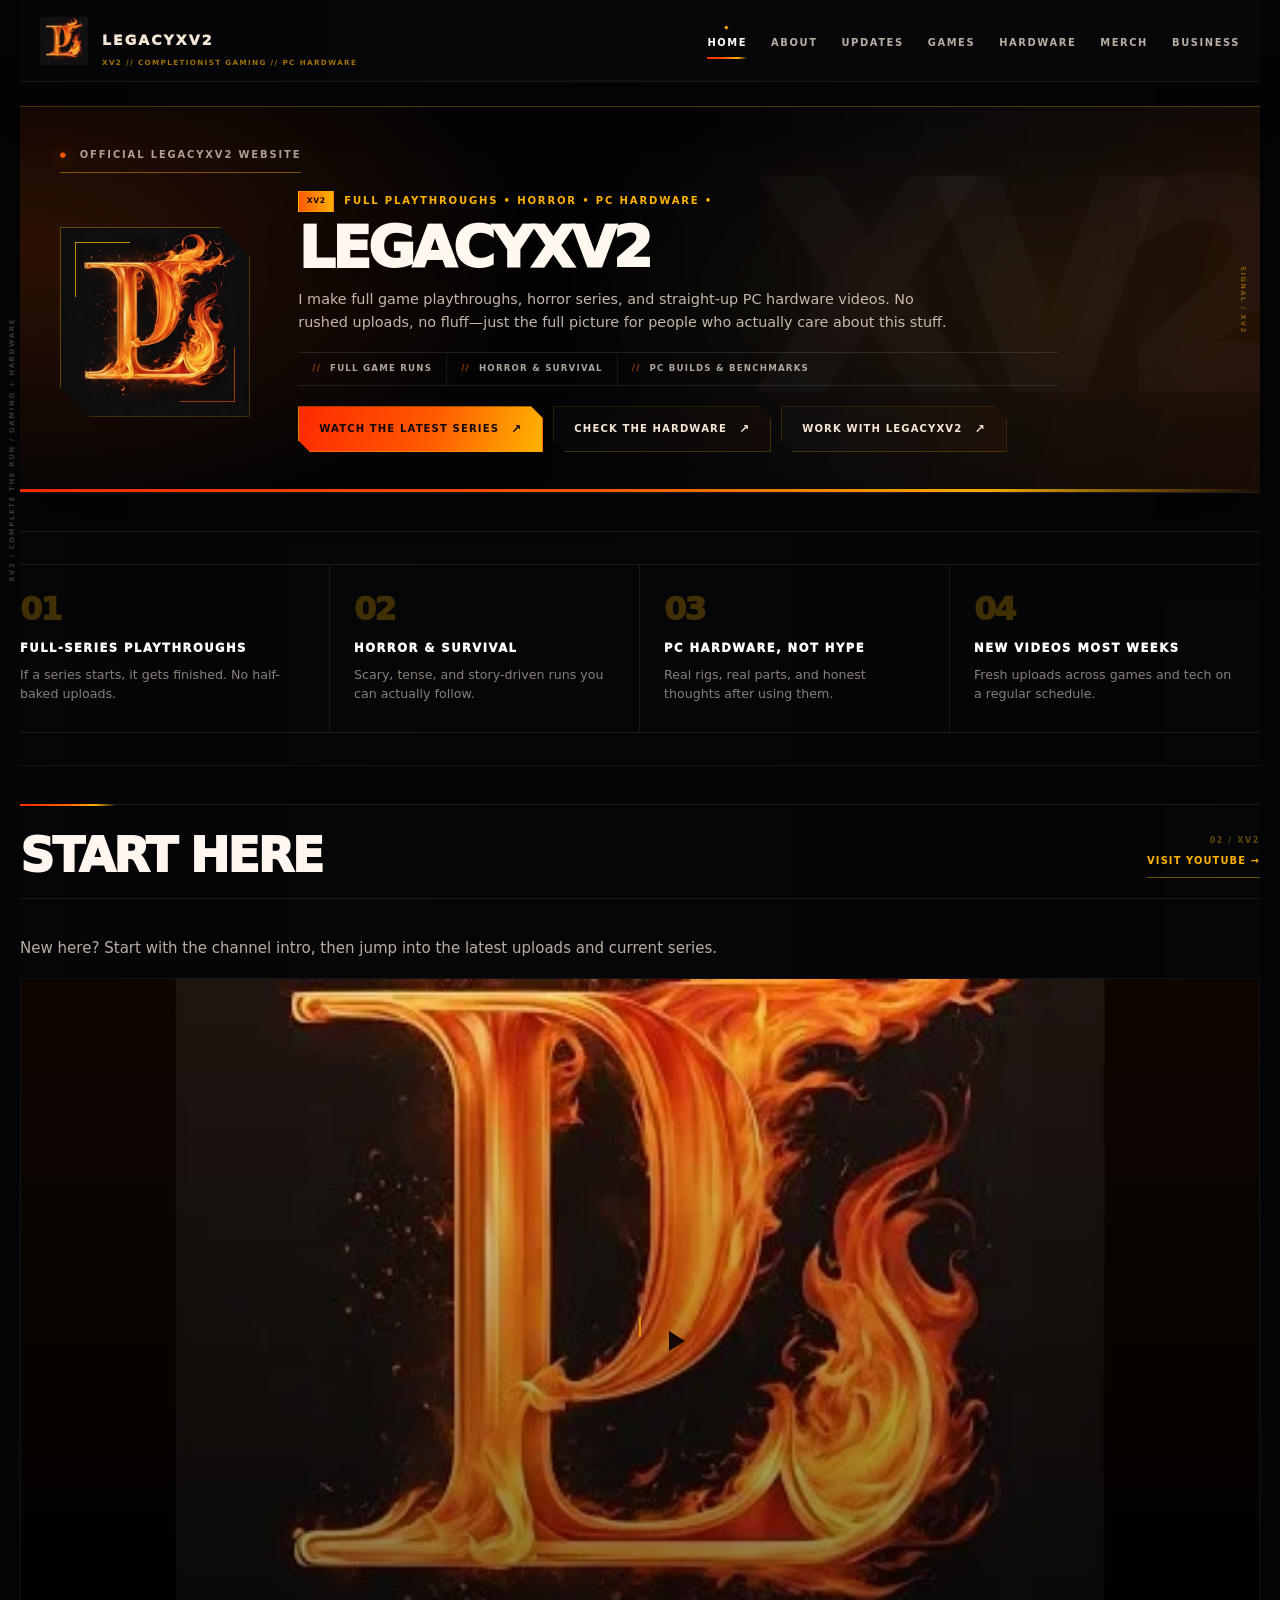
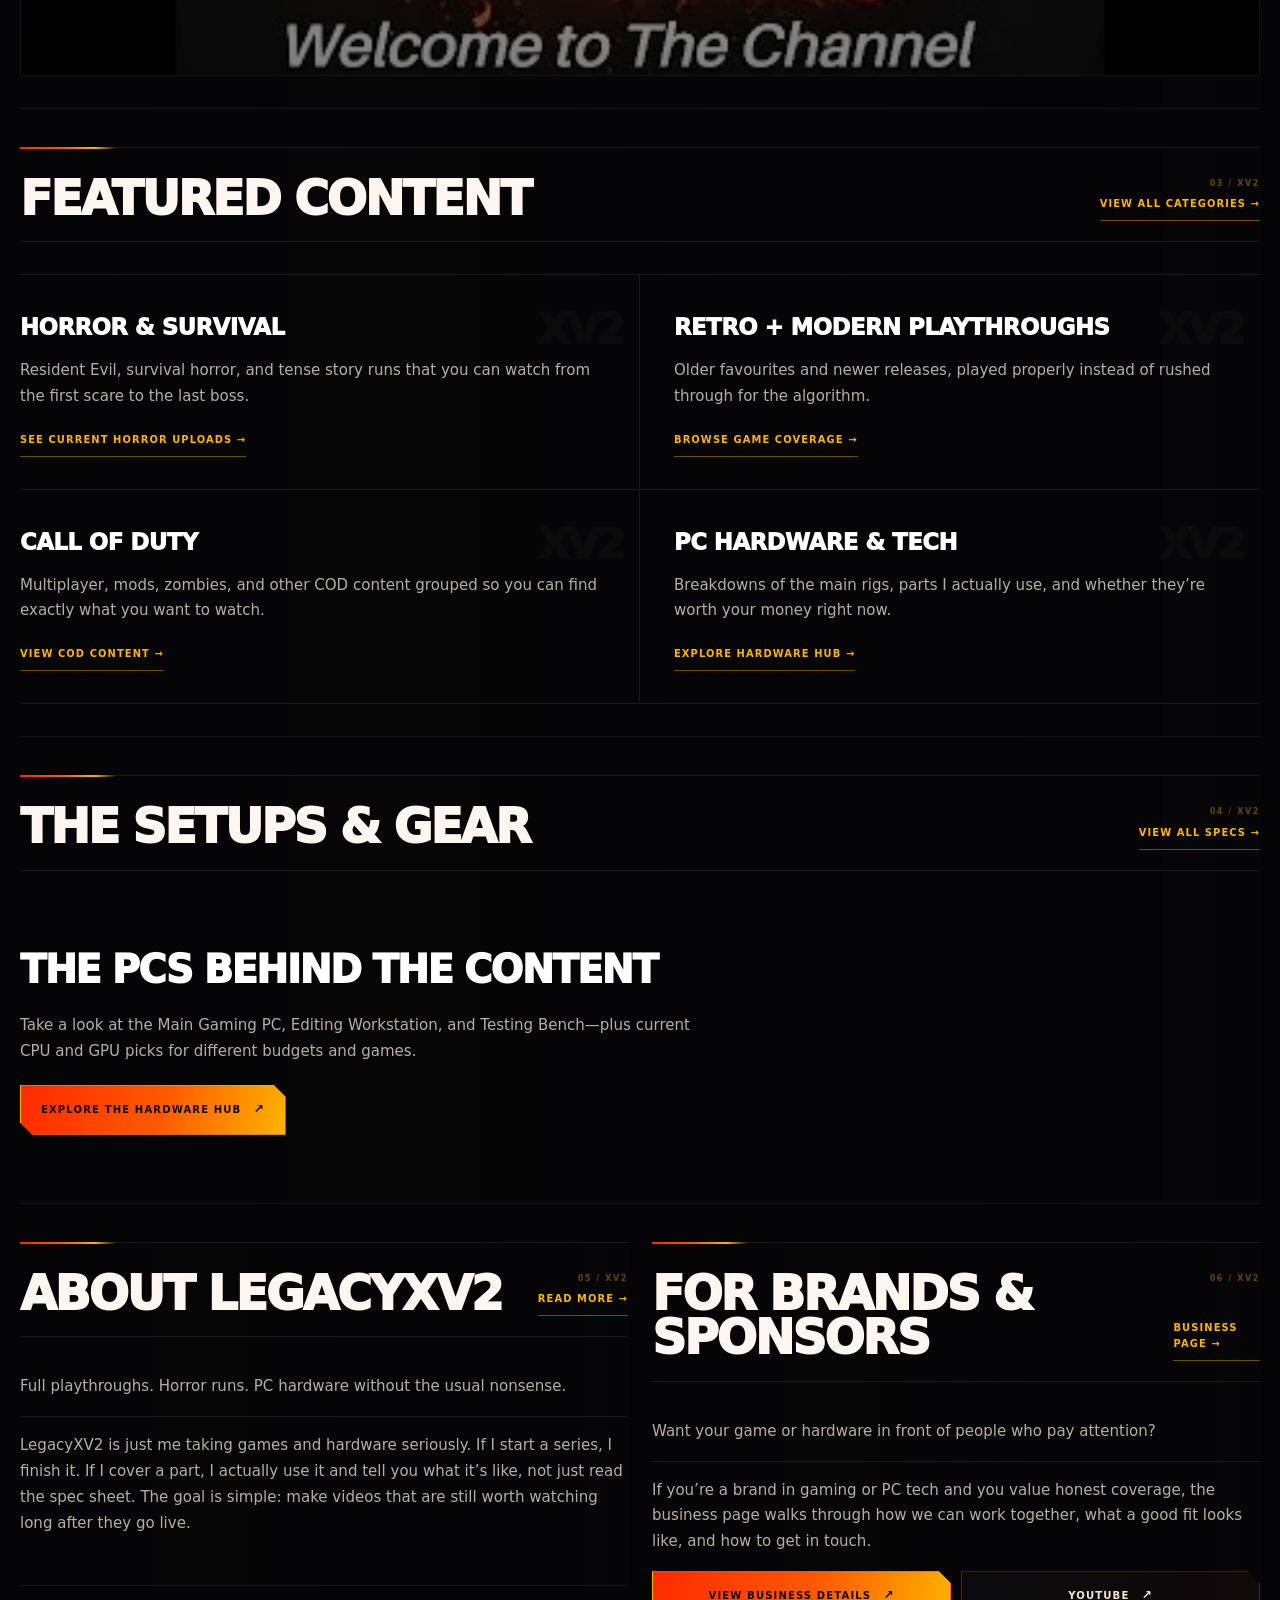
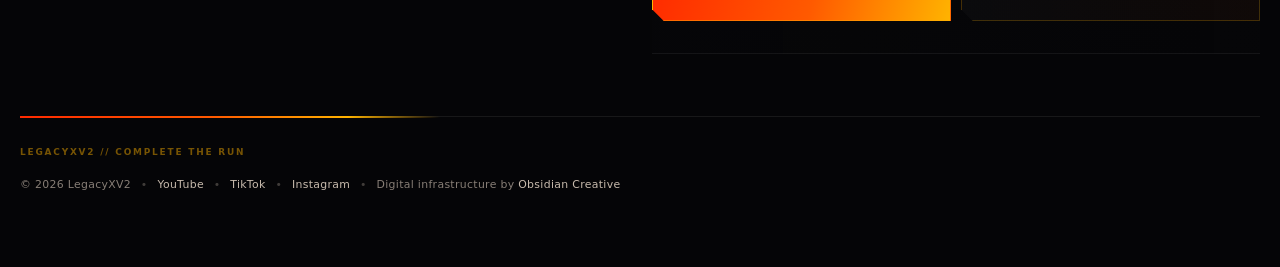
<file: index.html>
<!doctype html>
<html lang="en-GB">
<head>
  <meta charset="utf-8" />
  <meta name="viewport" content="width=device-width, initial-scale=1" />

  <script>
    if (location.pathname === "/updates") {
      location.replace("/updates.html");
    }
  </script>

  <title>LegacyXV2 — Full Playthroughs, Horror, and PC Hardware</title>
  <meta name="description" content="Full game playthroughs, horror series, and straight-up PC hardware videos. No rushed uploads, no fluff—just the full picture for people who care about the details." />
  <meta name="robots" content="index,follow" />
  <link rel="canonical" href="https://legacyxv2.co.uk/" />

  <meta property="og:site_name" content="LegacyXV2" />
  <meta property="og:type" content="website" />
  <meta property="og:url" content="https://legacyxv2.co.uk/" />
  <meta property="og:title" content="LegacyXV2 — Full Playthroughs, Horror, and PC Hardware" />
  <meta property="og:description" content="Full game playthroughs, horror series, and honest PC hardware coverage. New uploads weekly." />
  <meta property="og:image" content="https://legacyxv2.co.uk/og-legacyxv2.jpg" />
  <meta property="og:image:secure_url" content="https://legacyxv2.co.uk/og-legacyxv2.jpg" />
  <meta property="og:image:alt" content="LegacyXV2 — Full Playthroughs, Horror, and PC Hardware" />
  <meta property="og:image:width" content="1200" />
  <meta property="og:image:height" content="630" />

  <meta name="twitter:card" content="summary_large_image" />
  <meta name="twitter:title" content="LegacyXV2 — Full Playthroughs, Horror, and PC Hardware" />
  <meta name="twitter:description" content="Full game playthroughs, horror series, and honest PC hardware coverage. New uploads weekly." />
  <meta name="twitter:image" content="https://legacyxv2.co.uk/og-legacyxv2.jpg" />

  <link rel="icon" href="/favicon.ico" />

  <link
    rel="preload"
    as="image"
    href="/logo-256.webp"
    fetchpriority="high"
    imagesrcset="/logo-256.webp 256w, /logo-512.webp 512w"
    imagesizes="(max-width: 520px) 220px, 280px"
  />

  <link rel="stylesheet" href="/styles.css?v=14" />

  <script type="application/ld+json">
  {
    "@context": "https://schema.org",
    "@graph": [
      {
        "@type": "WebSite",
        "@id": "https://legacyxv2.co.uk/#website",
        "url": "https://legacyxv2.co.uk/",
        "name": "LegacyXV2",
        "description": "Full game playthroughs, horror series, and honest PC hardware videos.",
        "inLanguage": "en-GB",
        "publisher": { "@id": "https://legacyxv2.co.uk/#brand" }
      },
      {
        "@type": "WebPage",
        "@id": "https://legacyxv2.co.uk/#webpage",
        "url": "https://legacyxv2.co.uk/",
        "name": "LegacyXV2 — Full Playthroughs, Horror, and PC Hardware",
        "isPartOf": { "@id": "https://legacyxv2.co.uk/#website" },
        "about": { "@id": "https://legacyxv2.co.uk/#brand" },
        "mainEntity": { "@id": "https://legacyxv2.co.uk/#brand" },
        "primaryImageOfPage": { "@id": "https://legacyxv2.co.uk/#ogimage" },
        "breadcrumb": { "@id": "https://legacyxv2.co.uk/#breadcrumbs" }
      },
      {
        "@type": "ImageObject",
        "@id": "https://legacyxv2.co.uk/#ogimage",
        "url": "https://legacyxv2.co.uk/og-legacyxv2.jpg",
        "width": 1200,
        "height": 630
      },
      {
        "@type": "Brand",
        "@id": "https://legacyxv2.co.uk/#brand",
        "name": "LegacyXV2",
        "url": "https://legacyxv2.co.uk/",
        "logo": {
          "@type": "ImageObject",
          "url": "https://legacyxv2.co.uk/logo-512.webp"
        },
        "image": { "@id": "https://legacyxv2.co.uk/#ogimage" },
        "sameAs": [
          "https://www.youtube.com/@legacyxv2",
          "https://www.tiktok.com/@legacyxv2",
          "https://www.instagram.com/legacyxv2"
        ],
        "founder": { "@id": "https://legacyxv2.co.uk/#creator" },
        "subjectOf": { "@id": "https://www.youtube.com/@legacyxv2#channel" }
      },
      {
        "@type": "Person",
        "@id": "https://legacyxv2.co.uk/#creator",
        "name": "Jason Cliffe",
        "jobTitle": "Founder / Creator",
        "url": "https://legacyxv2.co.uk/",
        "worksFor": { "@id": "https://legacyxv2.co.uk/#brand" }
      },
      {
        "@type": "YouTubeChannel",
        "@id": "https://www.youtube.com/@legacyxv2#channel",
        "name": "LegacyXV2",
        "url": "https://www.youtube.com/@legacyxv2"
      },
      {
        "@type": "BreadcrumbList",
        "@id": "https://legacyxv2.co.uk/#breadcrumbs",
        "itemListElement": [
          {
            "@type": "ListItem",
            "position": 1,
            "name": "Home",
            "item": "https://legacyxv2.co.uk/"
          }
        ]
      }
    ]
  }
  </script>
</head>

<body>
  <main class="wrap">

    <nav class="topnav" aria-label="Primary">
      <div class="navlinks">
        <a class="navlink active" href="/">Home</a>
        <a class="navlink" href="/about.html">About</a>
        <a class="navlink" href="/updates.html">Updates</a>
        <a class="navlink" href="/game.html">Games</a>
        <a class="navlink" href="/hardware.html">Hardware</a>
        <a class="navlink" href="/merch.html">Merch</a>
        <a class="navlink" href="/business.html">Business</a>
      </div>
    </nav>

    <header class="heroFrame">
      <div class="heroFrame__glow" aria-hidden="true"></div>

      <div class="heroFrame__inner">
        <div class="heroTop">
          <div class="heroTop__label">
            <span class="heroTop__dot" aria-hidden="true"></span>
            OFFICIAL LEGACYXV2 WEBSITE
            <span class="heroTop__dot" aria-hidden="true"></span>
          </div>
        </div>

        <div class="heroMain">
          <div class="heroLogo">
            <picture>
              <source
                type="image/webp"
                srcset="/logo-256.webp 256w, /logo-512.webp 512w"
                sizes="(max-width: 520px) 220px, 280px"
              >
              <img
                src="/logo-256.webp"
                srcset="/logo-256.webp 256w, /logo-512.webp 512w"
                sizes="(max-width: 520px) 220px, 280px"
                width="256"
                height="256"
                loading="eager"
                fetchpriority="high"
                decoding="async"
                alt="LegacyXV2 logo"
                class="heroLogo__img"
              />
            </picture>
          </div>

          <div class="heroCopy">
            <div class="heroRole">FULL PLAYTHROUGHS • HORROR • PC HARDWARE • </div>
            <h1 class="heroTitle">LEGACYXV2</h1>

            <p class="heroSub">
              I make full game playthroughs, horror series, and straight-up PC hardware videos. No rushed uploads, no fluff—just the full picture for people who actually care about this stuff.
            </p>

            <div class="heroChips" aria-hidden="true">
              <span class="chip">Full Game Runs</span>
              <span class="chip">Horror & Survival</span>
              <span class="chip">PC Builds & Benchmarks</span>
            </div>

            <div class="heroActions">
              <a class="btnPrimary" href="/updates.html#featured-series">Watch the latest series</a>
              <a class="btnGhost" href="/hardware.html">Check the hardware</a>
              <a class="btnGhost" href="/business.html">Work with LegacyXV2</a>
            </div>
          </div>
        </div>
      </div>
    </header>

    <section class="panel">
      <div class="panelBody">
        <div class="proofStrip" role="list" aria-label="LegacyXV2 highlights">
          <div class="proofItem" role="listitem">
            <strong>Full-Series Playthroughs</strong>
            <span>If a series starts, it gets finished. No half-baked uploads.</span>
          </div>
          <div class="proofItem" role="listitem">
            <strong>Horror & Survival</strong>
            <span>Scary, tense, and story-driven runs you can actually follow.</span>
          </div>
          <div class="proofItem" role="listitem">
            <strong>PC Hardware, Not Hype</strong>
            <span>Real rigs, real parts, and honest thoughts after using them.</span>
          </div>
          <div class="proofItem" role="listitem">
            <strong>New Videos Most Weeks</strong>
            <span>Fresh uploads across games and tech on a regular schedule.</span>
          </div>
        </div>
      </div>
    </section>

    <section class="panel introPanel">
      <div class="panelHead panelHead--split">
        <h2 class="panelTitle">Start Here</h2>
        <a class="miniLink" href="https://www.youtube.com/@legacyxv2" target="_blank" rel="noopener">Visit YouTube →</a>
      </div>

      <div class="panelBody">
        <p class="sectionIntro">
          New here? Start with the channel intro, then jump into the latest uploads and current series.
        </p>

        <div class="introVideo ytLite" data-yt="EZhBBKnVXdI" role="group" aria-label="LegacyXV2 Introduction video">
          <button class="ytLite__btn" type="button" aria-label="Play LegacyXV2 Introduction video">
            <span class="ytLite__play" aria-hidden="true"></span>
          </button>

          <img
            class="ytLite__thumb"
            src="/yt-intro-480.webp"
            alt="LegacyXV2 Introduction video thumbnail"
            loading="eager"
            fetchpriority="low"
            decoding="async"
            width="480"
            height="270"
          />

          <noscript>
            <iframe
              src="https://www.youtube.com/embed/EZhBBKnVXdI"
              title="LegacyXV2 Introduction"
              loading="lazy"
              referrerpolicy="strict-origin-when-cross-origin"
              allow="accelerometer; autoplay; clipboard-write; encrypted-media; gyroscope; picture-in-picture; web-share"
              allowfullscreen></iframe>
          </noscript>
        </div>
      </div>
    </section>

    <section class="panel">
      <div class="panelHead panelHead--split">
        <h2 class="panelTitle">Featured Content</h2>
        <a class="miniLink" href="/game.html">View all categories →</a>
      </div>

      <div class="panelBody">
        <div class="featureGrid">
          <article class="featureCard">
            <h3>Horror & Survival</h3>
            <p>Resident Evil, survival horror, and tense story runs that you can watch from the first scare to the last boss.</p>
            <a class="miniLink" href="/updates.html#horror-lane">See current horror uploads →</a>
          </article>

          <article class="featureCard">
            <h3>Retro + Modern Playthroughs</h3>
            <p>Older favourites and newer releases, played properly instead of rushed through for the algorithm.</p>
            <a class="miniLink" href="/game.html">Browse game coverage →</a>
          </article>

          <article class="featureCard">
            <h3>Call of Duty</h3>
            <p>Multiplayer, mods, zombies, and other COD content grouped so you can find exactly what you want to watch.</p>
            <a class="miniLink" href="/updates.html#cod-lane">View COD content →</a>
          </article>

          <article class="featureCard">
            <h3>PC Hardware & Tech</h3>
            <p>Breakdowns of the main rigs, parts I actually use, and whether they’re worth your money right now.</p>
            <a class="miniLink" href="/hardware.html">Explore hardware hub →</a>
          </article>
        </div>
      </div>
    </section>

    <section class="panel">
      <div class="panelHead panelHead--split">
        <h2 class="panelTitle">The Setups & Gear</h2>
        <a class="miniLink" href="/hardware.html">View all specs →</a>
      </div>

      <div class="panelBody">
        <div class="hardwareTeaser">
          <h3>The PCs Behind the Content</h3>
          <p>
            Take a look at the Main Gaming PC, Editing Workstation, and Testing Bench—plus current CPU and GPU picks for different budgets and games.
          </p>
          <a href="/hardware.html" class="btnPrimary">Explore the hardware hub</a>
        </div>
      </div>
    </section>

    <section class="grid2">
      <section class="panel">
        <div class="panelHead panelHead--split">
          <h2 class="panelTitle">About LegacyXV2</h2>
          <a class="miniLink" href="/about.html">Read more →</a>
        </div>

        <div class="panelBody aboutBody">
          <p class="aboutLead">
            Full playthroughs. Horror runs. PC hardware without the usual nonsense.
          </p>

          <div class="aboutDivider" aria-hidden="true"></div>

          <p>
            LegacyXV2 is just me taking games and hardware seriously. If I start a series, I finish it. If I cover a part, I actually use it and tell you what it’s like, not just read the spec sheet. The goal is simple: make videos that are still worth watching long after they go live.
          </p>
        </div>
      </section>

      <section class="panel">
        <div class="panelHead panelHead--split">
          <h2 class="panelTitle">For Brands & Sponsors</h2>
          <a class="miniLink" href="/business.html">Business page →</a>
        </div>

        <div class="panelBody">
          <p class="aboutLead">
            Want your game or hardware in front of people who pay attention?
          </p>

          <div class="aboutDivider" aria-hidden="true"></div>

          <p>
            If you’re a brand in gaming or PC tech and you value honest coverage, the business page walks through how we can work together, what a good fit looks like, and how to get in touch.
          </p>

          <div class="linksGrid">
            <a class="btnPrimary" href="/business.html">View business details</a>
            <a class="btnGhost" href="https://youtube.com/@legacyxv2" target="_blank" rel="noopener">YouTube</a>
          </div>
        </div>
      </section>
    </section>

    <footer class="footer">
      <p>
        © <span id="year"></span> LegacyXV2
        <span class="footerSep">•</span>
        <a href="https://youtube.com/@legacyxv2" target="_blank" rel="noopener">YouTube</a>
        <span class="footerSep">•</span>
        <a href="https://www.tiktok.com/@legacyxv2" target="_blank" rel="noopener">TikTok</a>
        <span class="footerSep">•</span>
        <a href="https://www.instagram.com/legacyxv2" target="_blank" rel="noopener">Instagram</a>
        <span class="footerSep">•</span>
        Digital infrastructure by <a href="https://obsidiancreative.uk" target="_blank" rel="noopener">Obsidian Creative</a>
      </p>
    </footer>

  </main>

  <script>
    requestAnimationFrame(() => document.documentElement.classList.add("ready"));
    document.getElementById("year").textContent = new Date().getFullYear();

    (function () {
      const wraps = document.querySelectorAll(".ytLite");
      if (!wraps.length) return;

      wraps.forEach((wrap) => {
        const id = wrap.getAttribute("data-yt");
        const btn = wrap.querySelector(".ytLite__btn");
        if (!id || !btn) return;

        function load() {
          const iframe = document.createElement("iframe");
          iframe.src =
            "https://www.youtube.com/embed/" +
            encodeURIComponent(id) +
            "?autoplay=1&rel=0&modestbranding=1";
          iframe.title = "LegacyXV2 video";
          iframe.loading = "lazy";
          iframe.referrerPolicy = "strict-origin-when-cross-origin";
          iframe.allow =
            "accelerometer; autoplay; clipboard-write; encrypted-media; gyroscope; picture-in-picture; web-share";
          iframe.allowFullscreen = true;

          wrap.innerHTML = "";
          wrap.appendChild(iframe);
        }

        btn.addEventListener("click", load, { once: true });
        btn.addEventListener("keydown", (e) => {
          if (e.key === "Enter" || e.key === " ") {
            e.preventDefault();
            load();
          }
        });
      });
    })();
  </script>
</body>
</html>
</file>
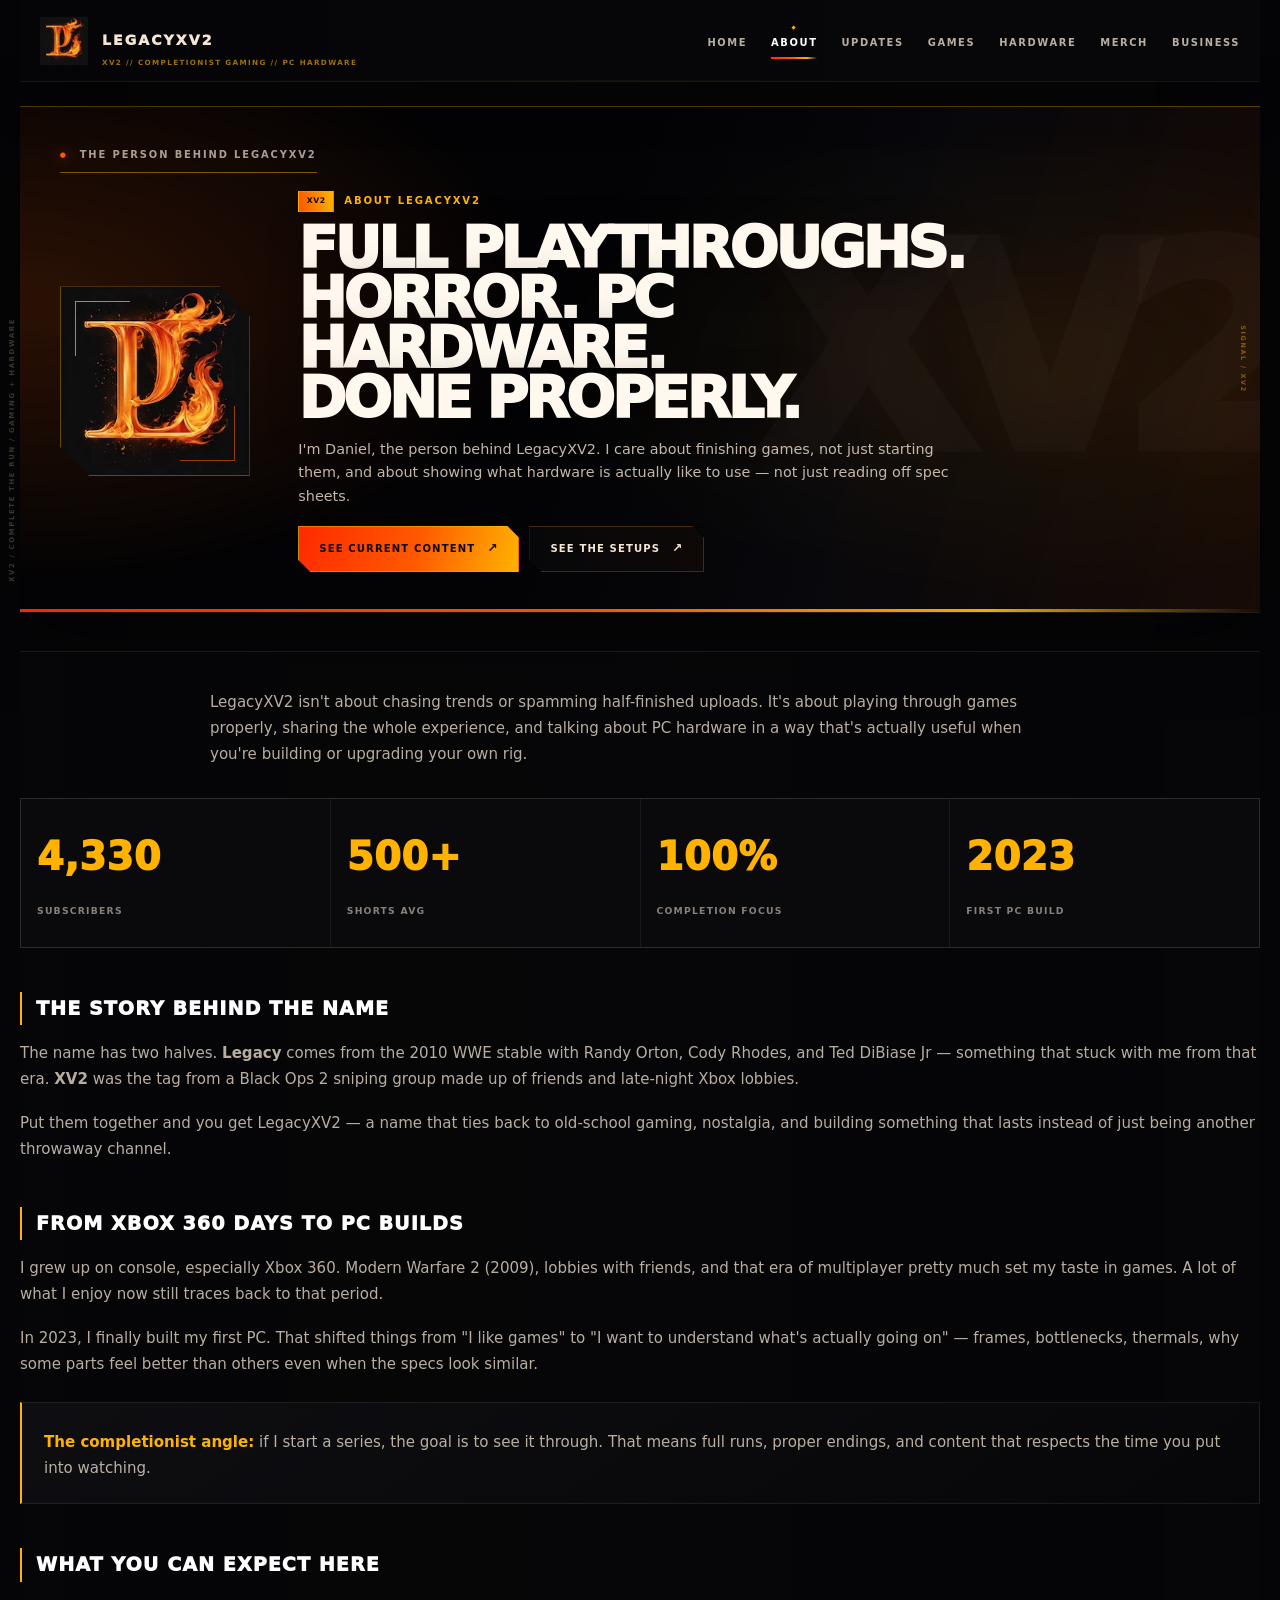
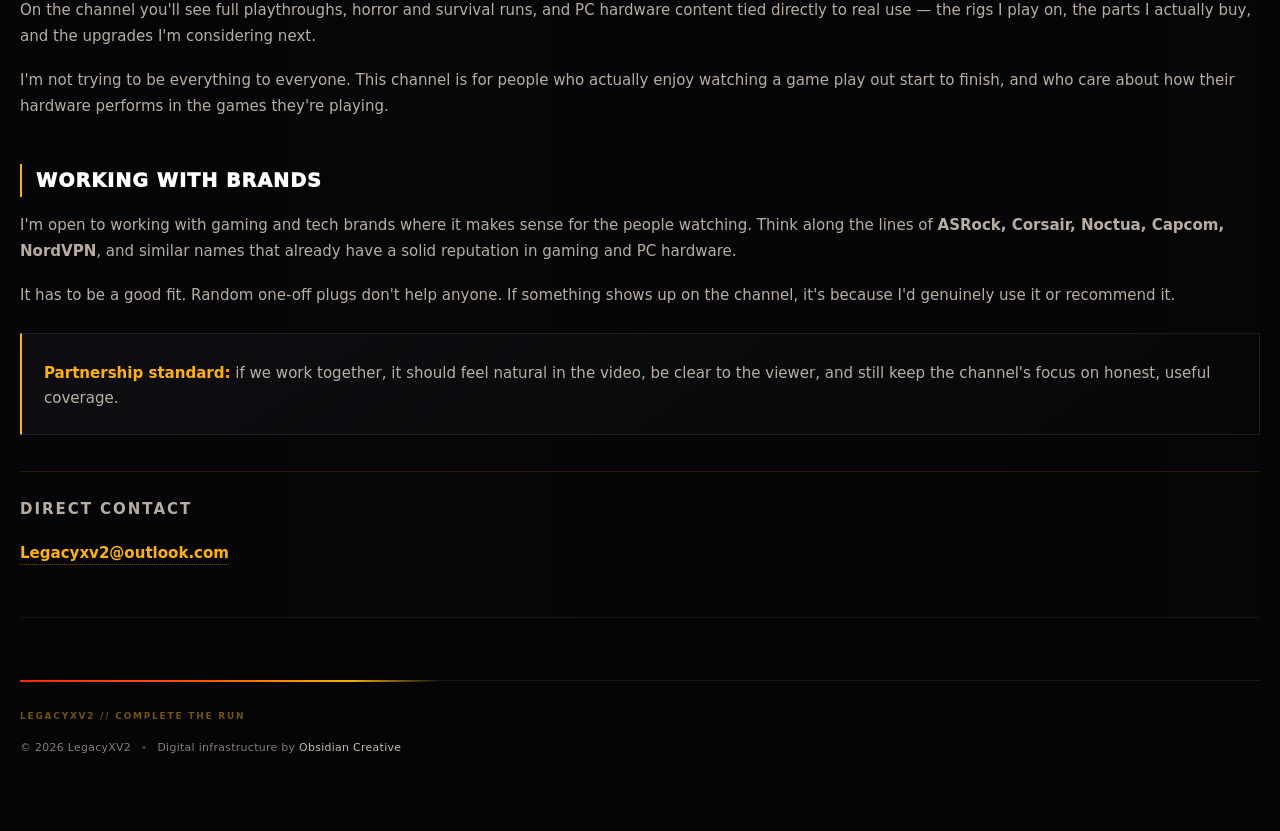
<file: about.html>
<!doctype html>
<html lang="en-GB">
<head>
  <meta charset="utf-8" />
  <meta name="viewport" content="width=device-width, initial-scale=1" />

  <title>About LegacyXV2 — Full Playthroughs, Horror & PC Hardware</title>
  <meta name="description" content="I'm Daniel, the person behind LegacyXV2. I make full game playthroughs, horror content, and honest PC hardware videos — built from Xbox roots and a growing obsession with tech." />
  <meta name="robots" content="index,follow" />
  <link rel="canonical" href="https://legacyxv2.co.uk/about" />

  <meta property="og:site_name" content="LegacyXV2" />
  <meta property="og:type" content="website" />
  <meta property="og:url" content="https://legacyxv2.co.uk/about" />
  <meta property="og:title" content="About LegacyXV2 — Full Playthroughs, Horror & PC Hardware" />
  <meta property="og:description" content="From Xbox 360 days and BO2 sniping to full playthroughs, horror runs, and PC hardware coverage that actually cares about the details." />
  <meta property="og:image" content="https://legacyxv2.co.uk/og-legacyxv2.jpg" />

  <meta name="twitter:card" content="summary_large_image" />
  <meta name="twitter:title" content="About LegacyXV2 — Full Playthroughs, Horror & PC Hardware" />
  <meta name="twitter:description" content="From Xbox roots and BO2 sniping to full playthroughs, horror content, and straight-up PC hardware videos." />
  <meta name="twitter:image" content="https://legacyxv2.co.uk/og-legacyxv2.jpg" />

  <link rel="icon" href="/favicon.ico" />
  <link rel="stylesheet" href="/styles.css?v=14" />

  <style>
    .aboutIntro {
      max-width: 860px;
      margin: 0 auto 10px;
    }

    .aboutIntro p {
      font-size: 15px;
      line-height: 1.75;
      color: rgba(255,238,221,0.88);
    }

    .statGrid {
      display: grid;
      grid-template-columns: repeat(auto-fit, minmax(150px, 1fr));
      gap: 14px;
      margin: 26px 0 34px;
    }

    .statCard {
      padding: 18px 16px;
      border-radius: 16px;
      text-align: center;
      background: rgba(0,0,0,0.24);
      border: 1px solid rgba(255,140,0,0.18);
      box-shadow: inset 0 0 0 1px rgba(0,0,0,0.45);
    }

    .statNum {
      display: block;
      margin-bottom: 5px;
      font-size: 1.45rem;
      font-weight: 1000;
      color: #ffb300;
      letter-spacing: .5px;
    }

    .statLabel {
      font-size: 11px;
      font-weight: 900;
      text-transform: uppercase;
      letter-spacing: 1px;
      color: rgba(255,238,221,0.64);
    }

    .bioSection {
      line-height: 1.75;
      color: rgba(255,238,221,0.84);
    }

    .bioSection p {
      margin-bottom: 18px;
      font-size: 14px;
    }

    .bioSection h2 {
      margin: 34px 0 14px;
      padding-left: 14px;
      border-left: 3px solid #ffb300;
      font-size: 1.05rem;
      font-weight: 1000;
      text-transform: uppercase;
      letter-spacing: 1px;
      color: #fff;
    }

    .accentBox {
      margin: 24px 0;
      padding: 18px 18px;
      border-radius: 16px;
      background: rgba(0,0,0,0.26);
      border: 1px solid rgba(255,140,0,0.18);
      box-shadow: inset 0 0 0 1px rgba(0,0,0,0.4);
    }

    .accentBox p:last-child {
      margin-bottom: 0;
    }

    .accentBox strong {
      color: #ffb300;
    }

    .contactBlock {
      margin-top: 36px;
      padding-top: 20px;
      border-top: 1px solid rgba(255,140,0,0.14);
    }

    .mailLink {
      font-weight: 800;
      color: #ffb300;
      text-decoration: none;
      border-bottom: 1px dotted rgba(255,179,0,0.4);
      padding-bottom: 2px;
      transition: color 0.2s ease, border-color 0.2s ease;
    }

    .mailLink:hover {
      color: #fff;
      border-bottom-color: #fff;
    }
  </style>
</head>

<body class="about-page">
  <main class="wrap">

    <nav class="topnav" aria-label="Primary">
      <div class="navlinks">
        <a class="navlink" href="/">Home</a>
        <a class="navlink active" href="/about.html">About</a>
        <a class="navlink" href="/updates.html">Updates</a>
        <a class="navlink" href="/game.html">Games</a>
        <a class="navlink" href="/hardware.html">Hardware</a>
        <a class="navlink" href="/merch.html">Merch</a>
        <a class="navlink" href="/business.html">Business</a>
      </div>
    </nav>

    <header class="heroFrame">
      <div class="heroFrame__glow" aria-hidden="true"></div>
      <div class="heroFrame__inner">
        <div class="heroTop">
          <div class="heroTop__label">
            <span class="heroTop__dot" aria-hidden="true"></span>
            THE PERSON BEHIND LEGACYXV2
            <span class="heroTop__dot" aria-hidden="true"></span>
          </div>
        </div>

        <div class="heroMain">
          <div class="heroLogo">
            <img
              src="/logo-256.webp"
              width="256"
              height="256"
              alt="LegacyXV2 logo"
              class="heroLogo__img"
            />
          </div>

          <div class="heroCopy">
            <div class="heroRole">ABOUT LEGACYXV2</div>
            <h1 class="heroTitle">FULL PLAYTHROUGHS. HORROR. PC HARDWARE. DONE PROPERLY.</h1>
            <p class="heroSub">
              I'm Daniel, the person behind LegacyXV2. I care about finishing games, not just starting them, and about showing what hardware is actually like to use — not just reading off spec sheets.
            </p>

            <div class="heroActions">
              <a class="btnPrimary" href="/updates.html">See current content</a>
              <a class="btnGhost" href="/hardware.html">See the setups</a>
            </div>
          </div>
        </div>
      </div>
    </header>

    <section class="panel">
      <div class="panelBody bioSection">
        <div class="aboutIntro">
          <p>
            LegacyXV2 isn't about chasing trends or spamming half-finished uploads. It's about playing through games properly, sharing the whole experience, and talking about PC hardware in a way that's actually useful when you're building or upgrading your own rig.
          </p>
        </div>

        <div class="statGrid">
          <div class="statCard">
            <span class="statNum">4,330</span>
            <span class="statLabel">Subscribers</span>
          </div>
          <div class="statCard">
            <span class="statNum">500+</span>
            <span class="statLabel">Shorts Avg</span>
          </div>
          <div class="statCard">
            <span class="statNum">100%</span>
            <span class="statLabel">Completion Focus</span>
          </div>
          <div class="statCard">
            <span class="statNum">2023</span>
            <span class="statLabel">First PC Build</span>
          </div>
        </div>

        <h2>The Story Behind the Name</h2>
        <p>
          The name has two halves. <strong>Legacy</strong> comes from the 2010 WWE stable with Randy Orton, Cody Rhodes, and Ted DiBiase Jr — something that stuck with me from that era. <strong>XV2</strong> was the tag from a Black Ops 2 sniping group made up of friends and late-night Xbox lobbies.
        </p>
        <p>
          Put them together and you get LegacyXV2 — a name that ties back to old-school gaming, nostalgia, and building something that lasts instead of just being another throwaway channel.
        </p>

        <h2>From Xbox 360 Days to PC Builds</h2>
        <p>
          I grew up on console, especially Xbox 360. Modern Warfare 2 (2009), lobbies with friends, and that era of multiplayer pretty much set my taste in games. A lot of what I enjoy now still traces back to that period.
        </p>
        <p>
          In 2023, I finally built my first PC. That shifted things from "I like games" to "I want to understand what's actually going on" — frames, bottlenecks, thermals, why some parts feel better than others even when the specs look similar.
        </p>

        <div class="accentBox">
          <p>
            <strong>The completionist angle:</strong> if I start a series, the goal is to see it through. That means full runs, proper endings, and content that respects the time you put into watching.
          </p>
        </div>

        <h2>What You Can Expect Here</h2>
        <p>
          On the channel you'll see full playthroughs, horror and survival runs, and PC hardware content tied directly to real use — the rigs I play on, the parts I actually buy, and the upgrades I'm considering next.
        </p>
        <p>
          I'm not trying to be everything to everyone. This channel is for people who actually enjoy watching a game play out start to finish, and who care about how their hardware performs in the games they're playing.
        </p>

        <h2>Working With Brands</h2>
        <p>
          I'm open to working with gaming and tech brands where it makes sense for the people watching. Think along the lines of <strong>ASRock, Corsair, Noctua, Capcom, NordVPN</strong>, and similar names that already have a solid reputation in gaming and PC hardware.
        </p>
        <p>
          It has to be a good fit. Random one-off plugs don't help anyone. If something shows up on the channel, it's because I'd genuinely use it or recommend it.
        </p>

        <div class="accentBox">
          <p>
            <strong>Partnership standard:</strong> if we work together, it should feel natural in the video, be clear to the viewer, and still keep the channel's focus on honest, useful coverage.
          </p>
        </div>

        <div class="contactBlock">
          <p class="statLabel">Direct contact</p>
          <p>
            <a href="mailto:Legacyxv2@outlook.com?subject=LegacyXV2%20Website%20Enquiry" class="mailLink">
              Legacyxv2@outlook.com
            </a>
          </p>
        </div>
      </div>
    </section>

    <footer class="footer">
      <p>
        © <span id="year"></span> LegacyXV2
        <span class="footerSep">•</span>
        Digital infrastructure by <a href="https://obsidiancreative.uk" target="_blank" rel="noopener">Obsidian Creative</a>
      </p>
    </footer>

  </main>

  <script>
    document.getElementById("year").textContent = new Date().getFullYear();
    requestAnimationFrame(() => document.documentElement.classList.add("ready"));
  </script>
</body>
</html>
</file>
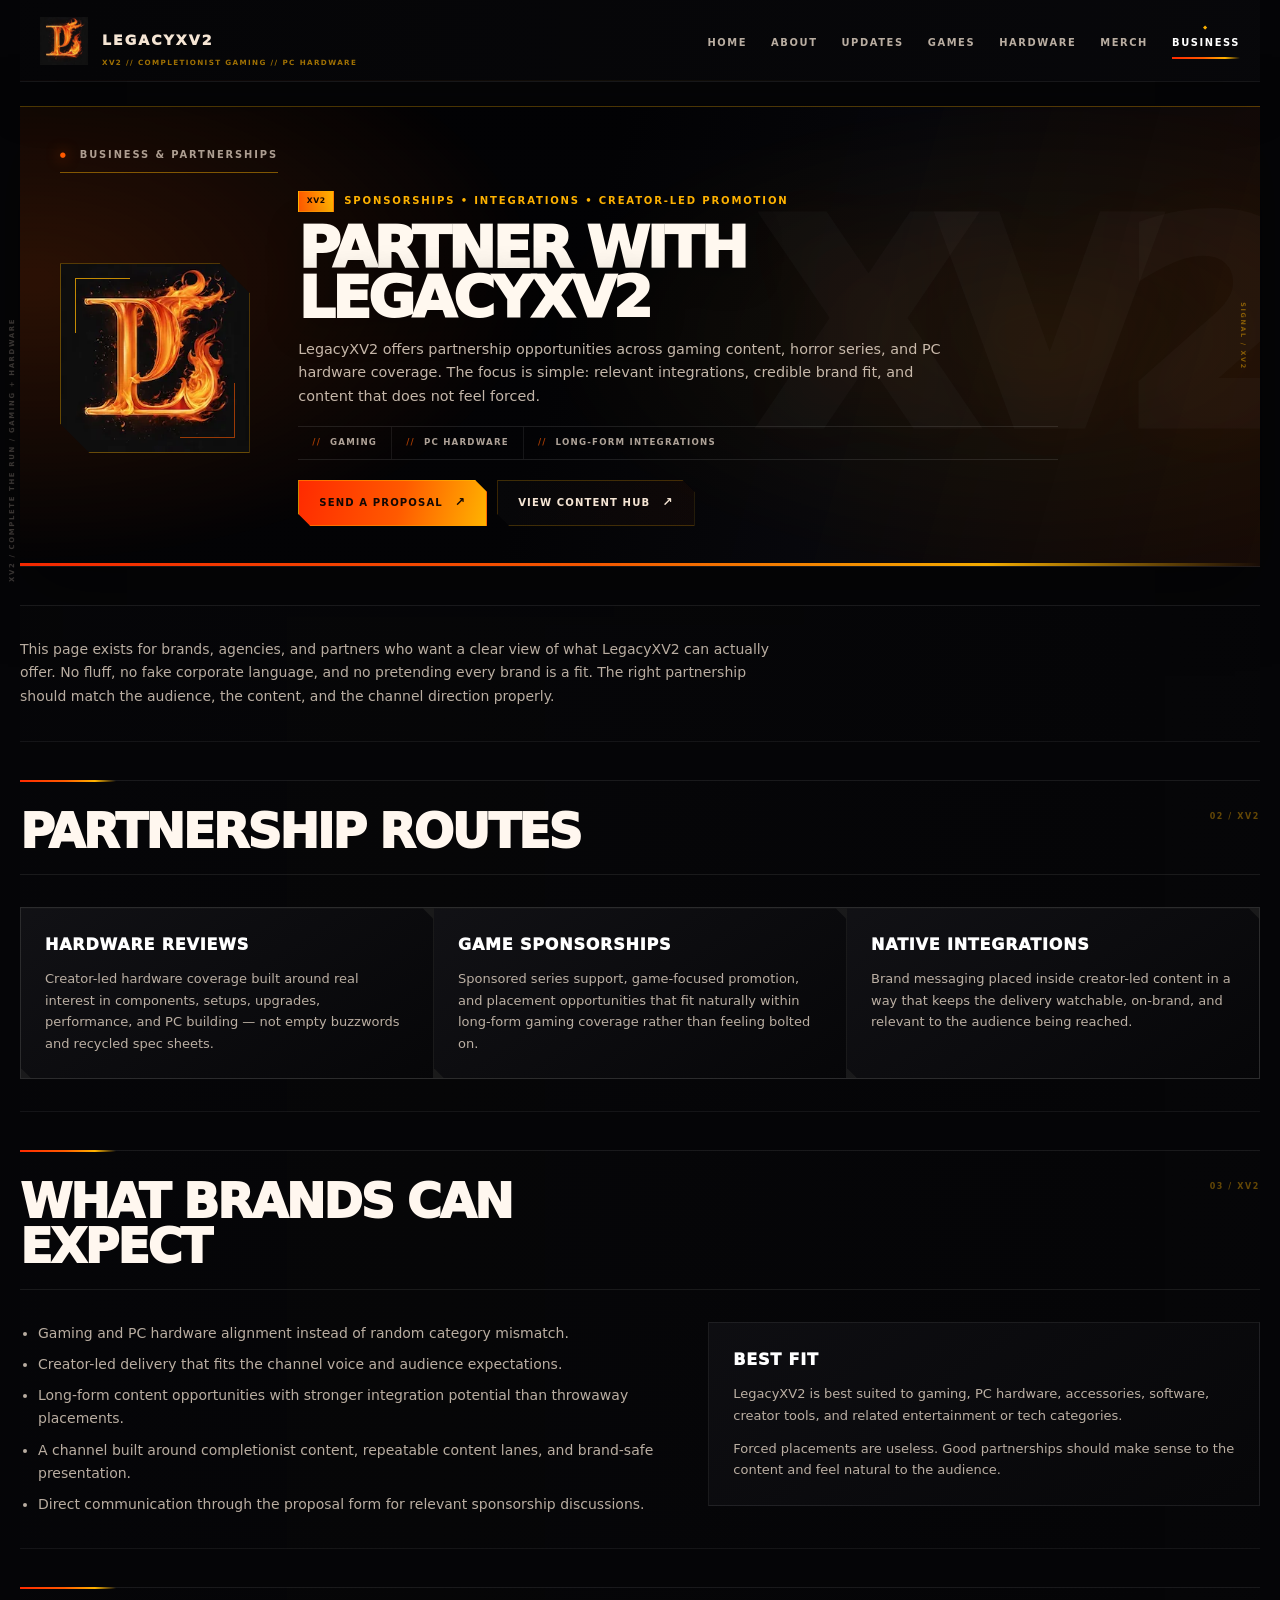
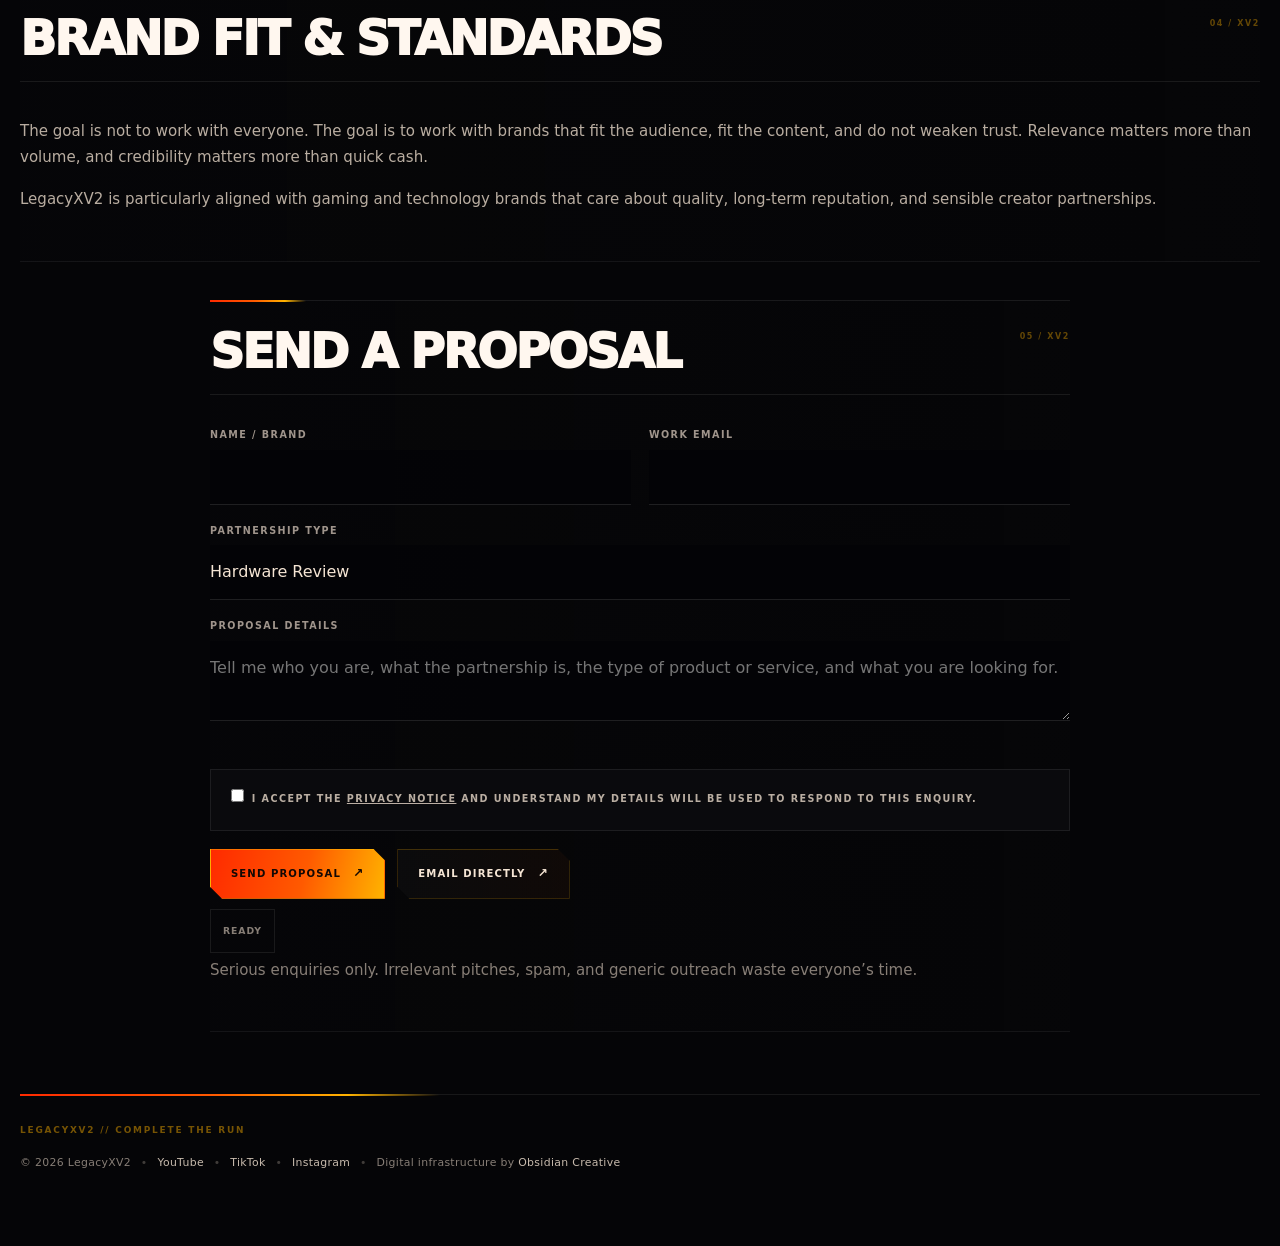
<file: business.html>
<!doctype html>
<html lang="en-GB">
<head>
  <meta charset="utf-8" />
  <meta name="viewport" content="width=device-width, initial-scale=1" />

  <title>LegacyXV2 — Business, Sponsorships & Brand Partnerships</title>
  <meta name="description" content="Work with LegacyXV2 on gaming, horror, and PC hardware partnerships including sponsored content, hardware reviews, and creator-led integrations." />
  <meta name="robots" content="index,follow" />
  <link rel="canonical" href="https://legacyxv2.co.uk/business.html" />

  <meta property="og:site_name" content="LegacyXV2" />
  <meta property="og:type" content="website" />
  <meta property="og:url" content="https://legacyxv2.co.uk/business.html" />
  <meta property="og:title" content="LegacyXV2 — Business, Sponsorships & Brand Partnerships" />
  <meta property="og:description" content="Partnership opportunities across gaming content, horror series, PC hardware coverage, and creator-led integrations." />
  <meta property="og:image" content="https://legacyxv2.co.uk/og-legacyxv2.jpg" />

  <meta name="twitter:card" content="summary_large_image" />
  <meta name="twitter:title" content="LegacyXV2 — Business, Sponsorships & Brand Partnerships" />
  <meta name="twitter:description" content="Gaming, horror, and PC hardware partnerships with LegacyXV2." />
  <meta name="twitter:image" content="https://legacyxv2.co.uk/og-legacyxv2.jpg" />

  <link rel="icon" href="/favicon.ico" />
  <link rel="stylesheet" href="/styles.css?v=14" />
  <script src="https://challenges.cloudflare.com/turnstile/v0/api.js" async defer></script>

  <style>
    .bizIntro {
      max-width: 760px;
      color: rgba(255,238,221,0.84);
    }

    .bizIntro p {
      margin: 0;
      font-size: 14px;
      line-height: 1.7;
    }

    .bizGrid {
      display: grid;
      grid-template-columns: repeat(3, 1fr);
      gap: 14px;
    }

    .bizCard {
      padding: 18px;
      border-radius: 16px;
      border: 1px solid rgba(255,140,0,0.18);
      background: rgba(0,0,0,0.24);
      box-shadow: inset 0 0 0 1px rgba(0,0,0,0.45);
    }

    .bizCard h3 {
      margin: 0 0 10px;
      font-size: 14px;
      font-weight: 1000;
      letter-spacing: .8px;
      text-transform: uppercase;
      color: rgba(255,238,221,0.94);
    }

    .bizCard p {
      margin: 0;
      font-size: 13px;
      line-height: 1.65;
      color: rgba(255,238,221,0.76);
    }

    .bizSplit {
      display: grid;
      grid-template-columns: 1.1fr .9fr;
      gap: 14px;
      align-items: start;
    }

    .bizList {
      margin: 0;
      padding-left: 18px;
      color: rgba(255,238,221,0.82);
      line-height: 1.65;
      font-size: 14px;
    }

    .bizList li + li {
      margin-top: 8px;
    }

    .fitBox {
      padding: 18px;
      border-radius: 16px;
      border: 1px solid rgba(255,140,0,0.18);
      background: rgba(0,0,0,0.24);
      box-shadow: inset 0 0 0 1px rgba(0,0,0,0.45);
    }

    .fitBox h3 {
      margin: 0 0 10px;
      font-size: 14px;
      font-weight: 1000;
      letter-spacing: .8px;
      text-transform: uppercase;
      color: rgba(255,238,221,0.94);
    }

    .fitBox p {
      margin: 0 0 12px;
      font-size: 13px;
      line-height: 1.65;
      color: rgba(255,238,221,0.76);
    }

    .fitBox p:last-child {
      margin-bottom: 0;
    }

    .bizNote {
      margin-top: 10px;
      font-size: 12px;
      line-height: 1.6;
      color: rgba(255,238,221,0.68);
    }

    .selectInput {
      width: 100%;
      appearance: none;
      -webkit-appearance: none;
      border-radius: 14px;
      padding: 12px;
      color: rgba(255,238,221,0.92);
      background: rgba(0,0,0,0.28);
      border: 1px solid rgba(255,140,0,0.22);
      outline: none;
      box-shadow: inset 0 0 0 1px rgba(0,0,0,0.45);
    }

    .selectInput:focus {
      border-color: rgba(255,179,0,0.45);
      box-shadow:
        0 0 0 3px rgba(255,179,0,0.14),
        inset 0 0 0 1px rgba(0,0,0,0.45);
    }

    .gdprBox {
      margin-top: 4px;
      padding: 12px 14px;
      border-radius: 16px;
      border: 1px solid rgba(255,140,0,0.18);
      background: rgba(0,0,0,0.22);
      color: rgba(255,238,221,0.76);
      font-size: 12px;
      line-height: 1.6;
    }

    .gdprCheck {
      display: flex;
      align-items: flex-start;
      gap: 10px;
    }

    .gdprCheck input {
      margin-top: 3px;
      accent-color: #ffb300;
    }

    .statusWrap {
      margin-top: 10px;
    }

    .contactMini {
      display: grid;
      gap: 10px;
    }

    .contactMini a {
      text-decoration: none;
    }

    @media (max-width: 980px) {
      .bizGrid,
      .bizSplit {
        grid-template-columns: 1fr;
      }
    }
  </style>
</head>

<body class="business-page">
  <main class="wrap">

    <nav class="topnav" aria-label="Primary">
      <div class="navlinks">
        <a class="navlink" href="/">Home</a>
        <a class="navlink" href="/about.html">About</a>
        <a class="navlink" href="/updates.html">Updates</a>
        <a class="navlink" href="/game.html">Games</a>
        <a class="navlink" href="/hardware.html">Hardware</a>
        <a class="navlink" href="/merch.html">Merch</a>
        <a class="navlink active" href="/business.html">Business</a>
      </div>
    </nav>

    <header class="heroFrame">
      <div class="heroFrame__glow" aria-hidden="true"></div>
      <div class="heroFrame__inner">
        <div class="heroTop">
          <div class="heroTop__label">
            <span class="heroTop__dot" aria-hidden="true"></span>
            BUSINESS & PARTNERSHIPS
            <span class="heroTop__dot" aria-hidden="true"></span>
          </div>
        </div>

        <div class="heroMain">
          <div class="heroLogo">
            <img
              src="/logo-256.webp"
              width="256"
              height="256"
              loading="eager"
              fetchpriority="high"
              decoding="async"
              alt="LegacyXV2 logo"
              class="heroLogo__img"
            />
          </div>

          <div class="heroCopy">
            <div class="heroRole">SPONSORSHIPS • INTEGRATIONS • CREATOR-LED PROMOTION</div>
            <h1 class="heroTitle">PARTNER WITH LEGACYXV2</h1>
            <p class="heroSub">
              LegacyXV2 offers partnership opportunities across gaming content, horror series, and PC hardware coverage. The focus is simple: relevant integrations, credible brand fit, and content that does not feel forced.
            </p>

            <div class="heroChips" aria-hidden="true">
              <span class="chip">Gaming</span>
              <span class="chip">PC Hardware</span>
              <span class="chip">Long-Form Integrations</span>
            </div>

            <div class="heroActions">
              <a class="btnPrimary" href="#proposal-form">Send a Proposal</a>
              <a class="btnGhost" href="/updates.html">View Content Hub</a>
            </div>
          </div>
        </div>
      </div>
    </header>

    <section class="panel">
      <div class="panelBody">
        <div class="bizIntro">
          <p>
            This page exists for brands, agencies, and partners who want a clear view of what LegacyXV2 can actually offer. No fluff, no fake corporate language, and no pretending every brand is a fit. The right partnership should match the audience, the content, and the channel direction properly.
          </p>
        </div>
      </div>
    </section>

    <section class="panel">
      <div class="panelHead">
        <h2 class="panelTitle">Partnership Routes</h2>
      </div>

      <div class="panelBody">
        <div class="bizGrid">
          <article class="bizCard">
            <h3>Hardware Reviews</h3>
            <p>
              Creator-led hardware coverage built around real interest in components, setups, upgrades, performance, and PC building — not empty buzzwords and recycled spec sheets.
            </p>
          </article>

          <article class="bizCard">
            <h3>Game Sponsorships</h3>
            <p>
              Sponsored series support, game-focused promotion, and placement opportunities that fit naturally within long-form gaming coverage rather than feeling bolted on.
            </p>
          </article>

          <article class="bizCard">
            <h3>Native Integrations</h3>
            <p>
              Brand messaging placed inside creator-led content in a way that keeps the delivery watchable, on-brand, and relevant to the audience being reached.
            </p>
          </article>
        </div>
      </div>
    </section>

    <section class="panel">
      <div class="panelHead">
        <h2 class="panelTitle">What Brands Can Expect</h2>
      </div>

      <div class="panelBody">
        <div class="bizSplit">
          <div>
            <ul class="bizList">
              <li>Gaming and PC hardware alignment instead of random category mismatch.</li>
              <li>Creator-led delivery that fits the channel voice and audience expectations.</li>
              <li>Long-form content opportunities with stronger integration potential than throwaway placements.</li>
              <li>A channel built around completionist content, repeatable content lanes, and brand-safe presentation.</li>
              <li>Direct communication through the proposal form for relevant sponsorship discussions.</li>
            </ul>
          </div>

          <aside class="fitBox">
            <h3>Best Fit</h3>
            <p>
              LegacyXV2 is best suited to gaming, PC hardware, accessories, software, creator tools, and related entertainment or tech categories.
            </p>
            <p>
              Forced placements are useless. Good partnerships should make sense to the content and feel natural to the audience.
            </p>
          </aside>
        </div>
      </div>
    </section>

    <section class="panel">
      <div class="panelHead">
        <h2 class="panelTitle">Brand Fit & Standards</h2>
      </div>

      <div class="panelBody">
        <p>
          The goal is not to work with everyone. The goal is to work with brands that fit the audience, fit the content, and do not weaken trust. Relevance matters more than volume, and credibility matters more than quick cash.
        </p>
        <p>
          LegacyXV2 is particularly aligned with gaming and technology brands that care about quality, long-term reputation, and sensible creator partnerships.
        </p>
      </div>
    </section>

    <section class="panel" id="proposal-form" style="max-width: 860px; margin-left: auto; margin-right: auto;">
      <div class="panelHead">
        <h2 class="panelTitle">Send a Proposal</h2>
      </div>

      <div class="panelBody">
        <form id="bizForm" novalidate>
          <div class="formGrid">
            <div class="field">
              <label for="b_name">Name / Brand</label>
              <input class="input" id="b_name" name="name" type="text" required />
            </div>

            <div class="field">
              <label for="b_email">Work Email</label>
              <input class="input" id="b_email" name="email" type="email" required />
            </div>

            <div class="field full">
              <label for="b_topic">Partnership Type</label>
              <select class="selectInput" id="b_topic" name="topic">
                <option>Hardware Review</option>
                <option>Game Sponsorship</option>
                <option>Native Brand Integration</option>
                <option>Affiliate / Long-Term Partnership</option>
                <option>Other</option>
              </select>
            </div>

            <div class="field full">
              <label for="b_message">Proposal Details</label>
              <textarea class="textarea" id="b_message" name="message" required placeholder="Tell me who you are, what the partnership is, the type of product or service, and what you are looking for."></textarea>
            </div>

            <div class="field full">
              <div class="cf-turnstile" data-sitekey="0x4AAAAAACXP03rjX-pyk88U" data-theme="dark"></div>
            </div>

            <div class="field full">
              <div class="gdprBox">
                <label class="gdprCheck" for="b_privacy">
                  <input type="checkbox" id="b_privacy" required />
                  <span>I accept the <a href="/privacy.html">Privacy Notice</a> and understand my details will be used to respond to this enquiry.</span>
                </label>
              </div>
            </div>

            <div class="field full">
              <div class="actions">
                <button type="submit" class="btnPrimary" id="b_submit">Send Proposal</button>
                <div class="contactMini">
                  <a class="btnGhost" href="mailto:Legacyxv2@outlook.com?subject=LegacyXV2%20Business%20Enquiry">Email Directly</a>
                </div>
              </div>

              <div class="statusWrap">
                <div class="formStatus" id="b_status" aria-live="polite">Ready</div>
              </div>

              <p class="bizNote">
                Serious enquiries only. Irrelevant pitches, spam, and generic outreach waste everyone’s time.
              </p>
            </div>
          </div>
        </form>
      </div>
    </section>

    <footer class="footer">
      <p>
        © <span id="year"></span> LegacyXV2
        <span class="footerSep">•</span>
        <a href="https://youtube.com/@legacyxv2" target="_blank" rel="noopener">YouTube</a>
        <span class="footerSep">•</span>
        <a href="https://www.tiktok.com/@legacyxv2" target="_blank" rel="noopener">TikTok</a>
        <span class="footerSep">•</span>
        <a href="https://www.instagram.com/legacyxv2" target="_blank" rel="noopener">Instagram</a>
        <span class="footerSep">•</span>
        Digital infrastructure by <a href="https://obsidiancreative.uk" target="_blank" rel="noopener">Obsidian Creative</a>
      </p>
    </footer>
  </main>

  <script>
    document.getElementById("year").textContent = new Date().getFullYear();
    requestAnimationFrame(() => document.documentElement.classList.add("ready"));

    (function () {
      const form = document.getElementById("bizForm");
      const submitBtn = document.getElementById("b_submit");
      const statusEl = document.getElementById("b_status");
      const privacy = document.getElementById("b_privacy");

      function setStatus(message, kind) {
        statusEl.textContent = message;
        statusEl.setAttribute("data-kind", kind || "");
      }

      form.addEventListener("submit", async function (e) {
        e.preventDefault();

        const turnstileField = form.querySelector('[name="cf-turnstile-response"]');
        const turnstileToken = turnstileField ? turnstileField.value : "";

        if (!privacy.checked) {
          setStatus("Accept the privacy notice.", "error");
          return;
        }

        if (!turnstileToken) {
          setStatus("Complete the verification check.", "error");
          return;
        }

        submitBtn.disabled = true;
        setStatus("Sending…", "busy");

        try {
          const resp = await fetch("/api/enquiry", {
            method: "POST",
            headers: { "Content-Type": "application/json" },
            body: JSON.stringify({
              page: "business",
              name: form.name.value.trim(),
              email: form.email.value.trim(),
              topic: form.topic.value,
              message: form.message.value.trim(),
              turnstileToken: turnstileToken
            })
          });

          if (resp.ok) {
            setStatus("Proposal sent.", "ok");
            form.reset();
            if (window.turnstile) {
              window.turnstile.reset();
            }
          } else {
            setStatus("Failed to send. Try again.", "error");
          }
        } catch (err) {
          setStatus("Something broke. Try again.", "error");
        } finally {
          submitBtn.disabled = false;
        }
      });
    })();
  </script>
</body>
</html>
</file>
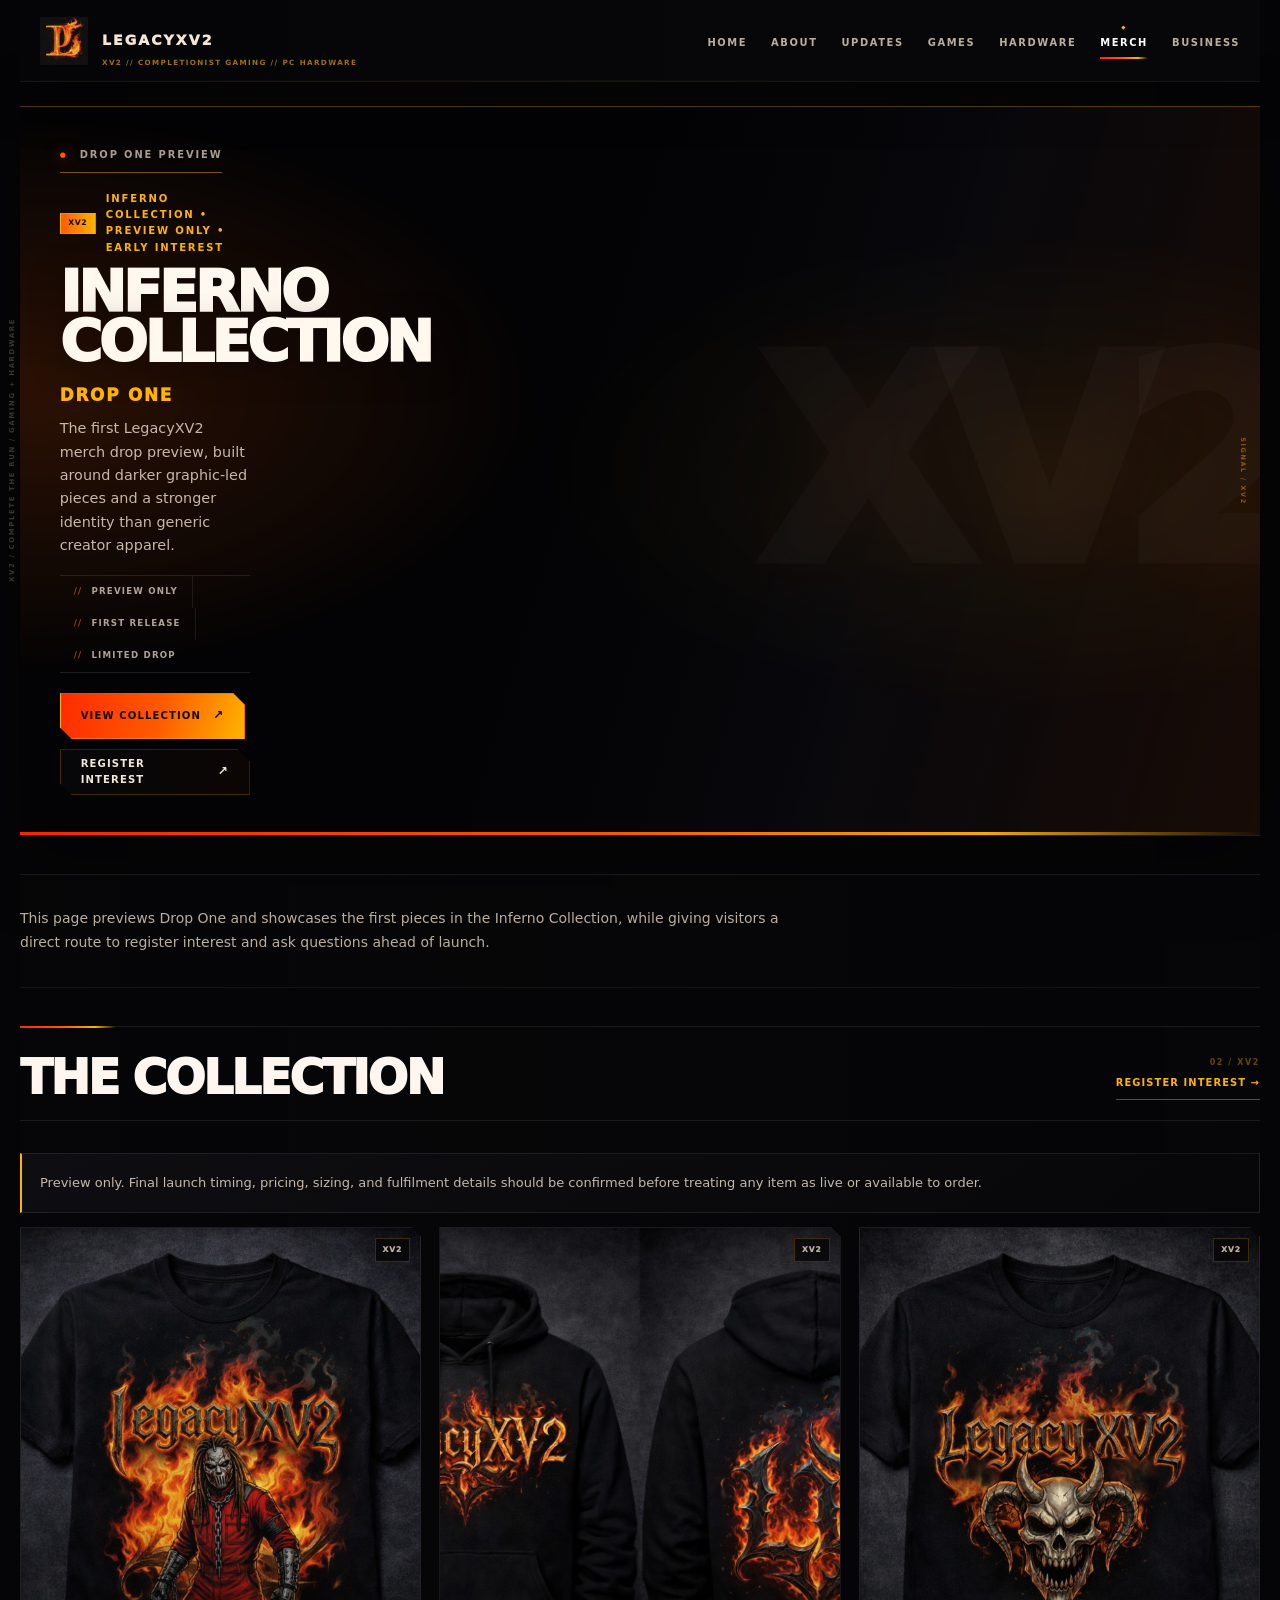
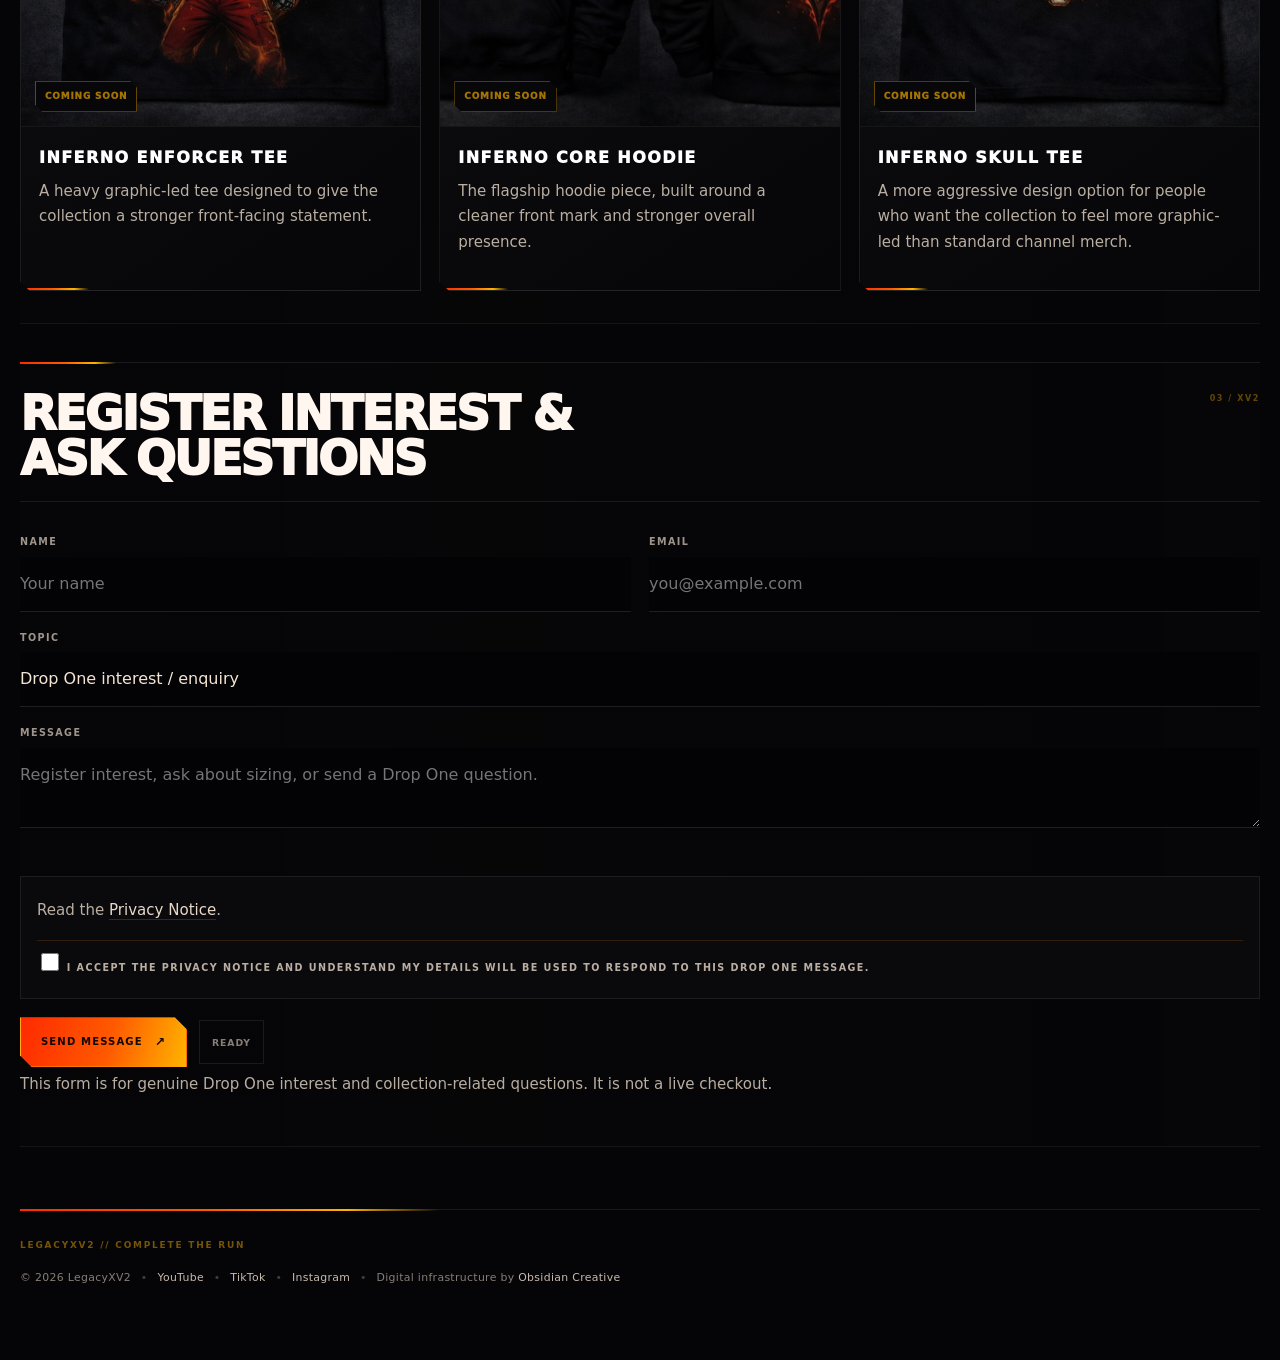
<file: drop-one.html>
<!doctype html>
<html lang="en-GB">
<head>
  <meta charset="utf-8" />
  <meta name="viewport" content="width=device-width, initial-scale=1" />

  <meta name="robots" content="noindex,follow" />

  <title>LegacyXV2 — Drop One Preview</title>
  <meta name="description" content="LegacyXV2 Drop One preview — the Inferno Collection featuring the first merch release pieces and early interest capture before launch." />
  <link rel="canonical" href="https://legacyxv2.co.uk/drop-one.html" />

  <link rel="icon" href="/favicon.ico" />
  <link rel="stylesheet" href="/styles.css?v=14" />

  <script src="https://challenges.cloudflare.com/turnstile/v0/api.js" async defer></script>

  <style>
    .dropHeroMain{
      grid-template-columns: 1fr;
      text-align: center;
    }

    .dropHeroCopy{
      max-width: 760px;
      margin: 0 auto;
    }

    .heroLead{
      margin: 0 0 8px;
      font-size: 1.05rem;
      font-weight: 1000;
      letter-spacing: 1.8px;
      text-transform: uppercase;
      color: #ffb300;
    }

    .dropIntro{
      max-width: 760px;
      color: rgba(255,238,221,0.84);
    }

    .dropIntro p{
      margin: 0;
      font-size: 14px;
      line-height: 1.7;
    }

    .dropGrid{
      display: grid;
      grid-template-columns: repeat(3, 1fr);
      gap: 14px;
    }

    .dropCard{
      overflow: hidden;
      border-radius: 16px;
      border: 1px solid rgba(255,140,0,0.18);
      background: rgba(0,0,0,0.28);
      box-shadow: inset 0 0 0 1px rgba(0,0,0,0.45);
    }

    .dropCard__media{
      position: relative;
      aspect-ratio: 16 / 9;
      overflow: hidden;
      border-bottom: 1px solid rgba(255,140,0,0.18);
      background: rgba(0,0,0,0.34);
    }

    .dropCard__media img{
      width: 100%;
      height: 100%;
      object-fit: cover;
      display: block;
    }

    .dropCard__label{
      position: absolute;
      left: 12px;
      bottom: 12px;
      padding: 6px 10px;
      border-radius: 999px;
      background: linear-gradient(135deg, #ff2a00, #ffb300);
      color: #1a0b06;
      font-size: 11px;
      font-weight: 1000;
      letter-spacing: .8px;
      text-transform: uppercase;
      box-shadow:
        0 0 12px rgba(255,90,0,0.24),
        0 0 24px rgba(255,179,0,0.14);
    }

    .dropCard__body{
      padding: 14px;
    }

    .dropCard__title{
      margin: 0 0 8px;
      font-size: 13px;
      font-weight: 1000;
      letter-spacing: 1px;
      text-transform: uppercase;
      color: rgba(255,238,221,0.94);
    }

    .dropCard__text{
      margin: 0;
      font-size: 13px;
      line-height: 1.6;
      color: rgba(255,238,221,0.74);
    }

    .previewNote{
      padding: 14px;
      border-radius: 14px;
      border: 1px solid rgba(255,140,0,0.18);
      background: rgba(0,0,0,0.22);
      color: rgba(255,238,221,0.76);
      font-size: 13px;
      line-height: 1.65;
    }

    .gdprBox{
      margin-top: 4px;
      padding: 12px 14px;
      border-radius: 16px;
      border: 1px solid rgba(255,140,0,0.18);
      background: rgba(0,0,0,0.22);
      color: rgba(255,238,221,0.76);
      font-size: 12px;
      line-height: 1.6;
    }

    .gdprText{
      margin: 0 0 10px;
    }

    .gdprText a{
      color: rgba(255,238,221,0.90);
      text-decoration: none;
      border-bottom: 1px solid rgba(255,140,0,0.22);
    }

    .gdprCheck{
      display: flex;
      align-items: flex-start;
      gap: 10px;
      padding-top: 10px;
      border-top: 1px solid rgba(255,140,0,0.16);
    }

    .gdprCheck input{
      width: 18px;
      height: 18px;
      margin-top: 2px;
      accent-color: #ffb300;
    }

    .gdprCheck label{
      font-size: 12px;
      color: rgba(255,238,221,0.82);
      line-height: 1.55;
      cursor: pointer;
    }

    .dropContactNote{
      margin-top: 10px;
      font-size: 12px;
      line-height: 1.6;
      color: rgba(255,238,221,0.68);
    }

    @media (max-width: 980px){
      .dropGrid{
        grid-template-columns: 1fr;
      }
    }
  </style>
</head>

<body class="dropone">
  <main class="wrap">

    <nav class="topnav" aria-label="Primary">
      <div class="navlinks">
        <a class="navlink" href="/">Home</a>
        <a class="navlink" href="/about.html">About</a>
        <a class="navlink" href="/updates.html">Updates</a>
        <a class="navlink" href="/game.html">Games</a>
        <a class="navlink" href="/hardware.html">Hardware</a>
        <a class="navlink active" href="/merch.html">Merch</a>
        <a class="navlink" href="/business.html">Business</a>
      </div>
    </nav>

    <header class="heroFrame">
      <div class="heroFrame__glow" aria-hidden="true"></div>
      <div class="heroFrame__inner">
        <div class="heroTop">
          <div class="heroTop__label">
            <span class="heroTop__dot" aria-hidden="true"></span>
            DROP ONE PREVIEW
            <span class="heroTop__dot" aria-hidden="true"></span>
          </div>
        </div>

        <div class="heroMain dropHeroMain">
          <div class="heroCopy dropHeroCopy">
            <div class="heroRole">INFERNO COLLECTION • PREVIEW ONLY • EARLY INTEREST</div>
            <h1 class="heroTitle">INFERNO COLLECTION</h1>
            <p class="heroLead">Drop One</p>
            <p class="heroSub">
              The first LegacyXV2 merch drop preview, built around darker graphic-led pieces and a stronger identity than generic creator apparel.
            </p>

            <div class="heroChips" aria-hidden="true">
              <span class="chip">Preview Only</span>
              <span class="chip">First Release</span>
              <span class="chip">Limited Drop</span>
            </div>

            <div class="heroActions">
              <a class="btnPrimary" href="#collection">View Collection</a>
              <a class="btnGhost" href="#drop-interest">Register Interest</a>
            </div>
          </div>
        </div>
      </div>
    </header>

    <section class="panel">
      <div class="panelBody">
        <div class="dropIntro">
          <p>
            This page previews Drop One and showcases the first pieces in the Inferno Collection, while giving visitors a direct route to register interest and ask questions ahead of launch.
          </p>
        </div>
      </div>
    </section>

    <section class="panel" id="collection">
      <div class="panelHead panelHead--split">
        <h2 class="panelTitle">The Collection</h2>
        <a class="miniLink" href="#drop-interest">Register Interest →</a>
      </div>

      <div class="panelBody">
        <div class="previewNote">
          Preview only. Final launch timing, pricing, sizing, and fulfilment details should be confirmed before treating any item as live or available to order.
        </div>

        <div style="height:14px"></div>

        <div class="dropGrid">
          <article class="dropCard">
            <div class="dropCard__media">
              <img src="/merch/inferno-enforcer-tee.jpg" alt="Inferno Enforcer Tee" loading="lazy" />
              <span class="dropCard__label">Coming Soon</span>
            </div>
            <div class="dropCard__body">
              <h3 class="dropCard__title">Inferno Enforcer Tee</h3>
              <p class="dropCard__text">
                A heavy graphic-led tee designed to give the collection a stronger front-facing statement.
              </p>
            </div>
          </article>

          <article class="dropCard">
            <div class="dropCard__media">
              <img src="/merch/inferno-core-hoodie.jpg" alt="Inferno Core Hoodie" loading="lazy" />
              <span class="dropCard__label">Coming Soon</span>
            </div>
            <div class="dropCard__body">
              <h3 class="dropCard__title">Inferno Core Hoodie</h3>
              <p class="dropCard__text">
                The flagship hoodie piece, built around a cleaner front mark and stronger overall presence.
              </p>
            </div>
          </article>

          <article class="dropCard">
            <div class="dropCard__media">
              <img src="/merch/inferno-skull-tee.jpg" alt="Inferno Skull Tee" loading="lazy" />
              <span class="dropCard__label">Coming Soon</span>
            </div>
            <div class="dropCard__body">
              <h3 class="dropCard__title">Inferno Skull Tee</h3>
              <p class="dropCard__text">
                A more aggressive design option for people who want the collection to feel more graphic-led than standard channel merch.
              </p>
            </div>
          </article>
        </div>
      </div>
    </section>

    <section class="panel" id="drop-interest">
      <div class="panelHead">
        <h2 class="panelTitle">Register Interest & Ask Questions</h2>
      </div>

      <div class="panelBody">
        <form id="dropForm" novalidate>
          <div class="formGrid">
            <div class="field">
              <label for="d_name">Name</label>
              <input class="input" id="d_name" name="name" type="text" placeholder="Your name" />
            </div>

            <div class="field">
              <label for="d_email">Email</label>
              <input class="input" id="d_email" name="email" type="email" placeholder="you@example.com" />
            </div>

            <div class="field full">
              <label for="d_topic">Topic</label>
              <input class="input" id="d_topic" name="topic" type="text" value="Drop One interest / enquiry" required />
            </div>

            <div class="field full">
              <label for="d_message">Message</label>
              <textarea class="textarea" id="d_message" name="message" placeholder="Register interest, ask about sizing, or send a Drop One question." required></textarea>
            </div>

            <div class="field full">
              <div class="cf-turnstile" data-sitekey="0x4AAAAAACXP03rjX-pyk88U" data-theme="dark"></div>
            </div>

            <div class="field full">
              <div class="gdprBox">
                <p class="gdprText">Read the <a href="/privacy.html">Privacy Notice</a>.</p>
                <label class="gdprCheck" for="d_privacy">
                  <input type="checkbox" id="d_privacy" required />
                  <span>I accept the Privacy Notice and understand my details will be used to respond to this Drop One message.</span>
                </label>
              </div>
            </div>

            <div class="field full">
              <div class="actions">
                <button type="submit" class="btnPrimary" id="d_submit">Send Message</button>
                <div class="formStatus" id="d_status" aria-live="polite">Ready</div>
              </div>

              <p class="dropContactNote">
                This form is for genuine Drop One interest and collection-related questions. It is not a live checkout.
              </p>
            </div>
          </div>
        </form>
      </div>
    </section>

    <footer class="footer">
      <p>
        © <span id="year"></span> LegacyXV2
        <span class="footerSep">•</span>
        <a href="https://youtube.com/@legacyxv2" target="_blank" rel="noopener">YouTube</a>
        <span class="footerSep">•</span>
        <a href="https://www.tiktok.com/@legacyxv2" target="_blank" rel="noopener">TikTok</a>
        <span class="footerSep">•</span>
        <a href="https://www.instagram.com/legacyxv2" target="_blank" rel="noopener">Instagram</a>
        <span class="footerSep">•</span>
        Digital infrastructure by <a href="https://obsidiancreative.uk" target="_blank" rel="noopener">Obsidian Creative</a>
      </p>
    </footer>
  </main>

  <script>
    document.getElementById("year").textContent = new Date().getFullYear();
    requestAnimationFrame(() => document.documentElement.classList.add("ready"));

    (function () {
      const form = document.getElementById("dropForm");
      const status = document.getElementById("d_status");
      const btn = document.getElementById("d_submit");
      const privacy = document.getElementById("d_privacy");

      function setStatus(message, kind) {
        status.textContent = message;
        status.setAttribute("data-kind", kind || "");
      }

      form.addEventListener("submit", async function (e) {
        e.preventDefault();

        const turnstileField = form.querySelector('[name="cf-turnstile-response"]');
        const turnstileToken = turnstileField ? turnstileField.value : "";

        if (!privacy.checked) {
          setStatus("Accept the privacy notice.", "error");
          return;
        }

        if (!turnstileToken) {
          setStatus("Complete the verification check.", "error");
          return;
        }

        btn.disabled = true;
        setStatus("Sending…", "busy");

        try {
          const resp = await fetch("/api/enquiry", {
            method: "POST",
            headers: { "Content-Type": "application/json" },
            body: JSON.stringify({
              page: "drop-one",
              name: form.name.value.trim(),
              email: form.email.value.trim(),
              topic: form.topic.value.trim(),
              message: form.message.value.trim(),
              turnstileToken: turnstileToken
            })
          });

          if (resp.ok) {
            setStatus("Message sent.", "ok");
            form.reset();
            if (window.turnstile) {
              window.turnstile.reset();
            }
          } else {
            setStatus("Failed to send. Try again.", "error");
          }
        } catch (err) {
          setStatus("Network error. Try again.", "error");
        } finally {
          btn.disabled = false;
        }
      });
    })();
  </script>
</body>
</html>
</file>
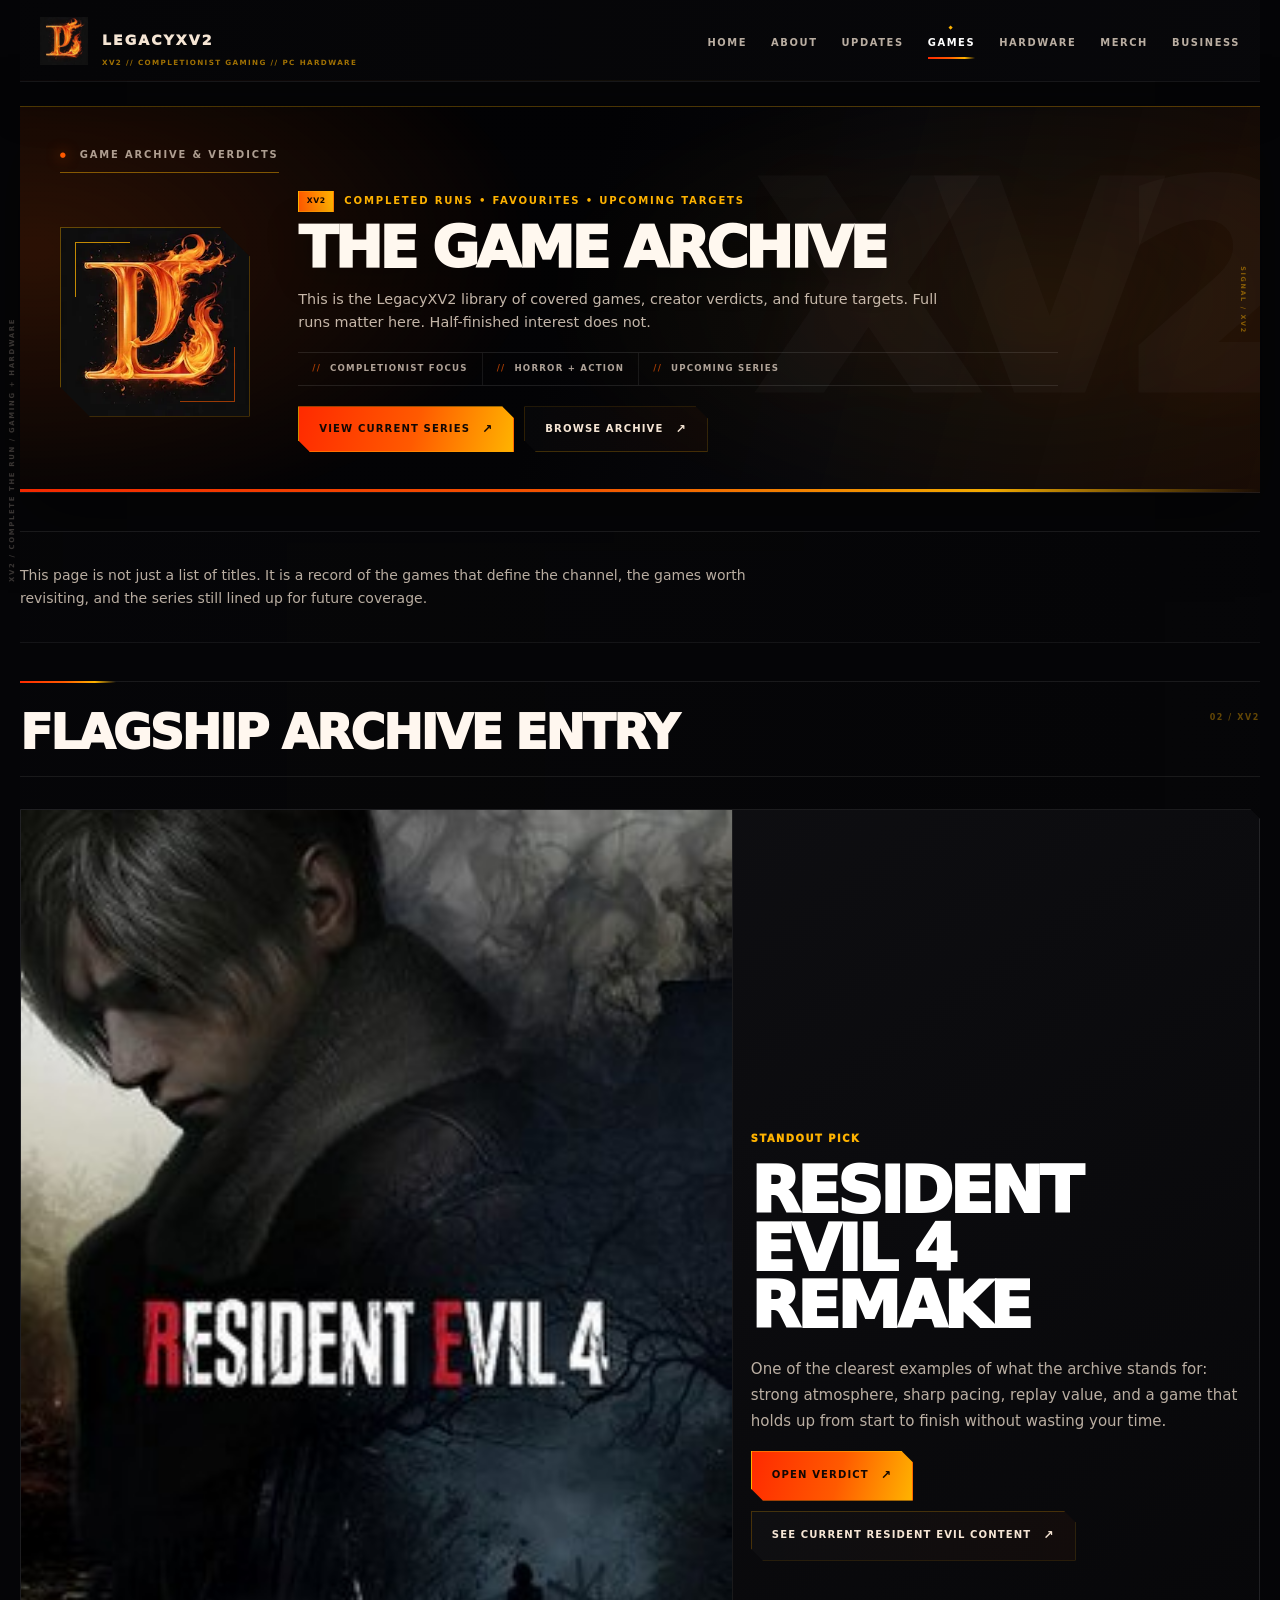
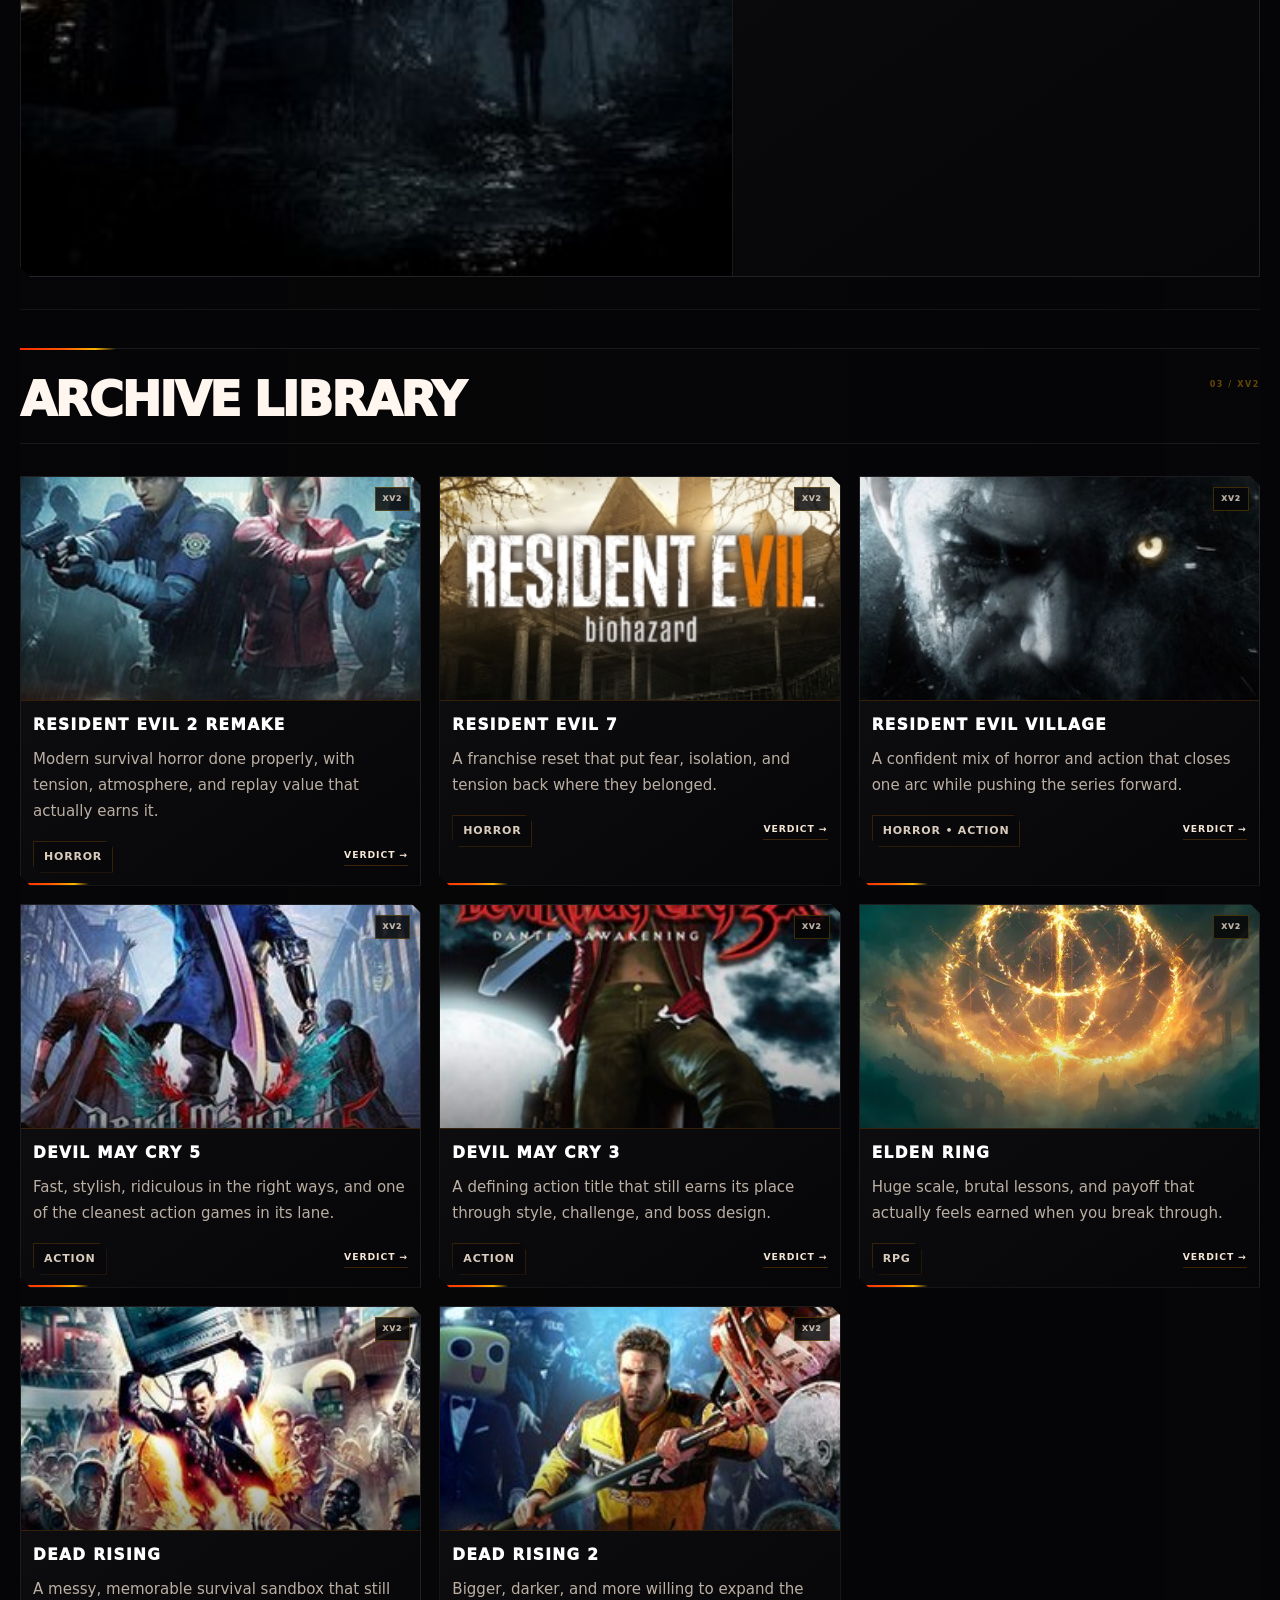
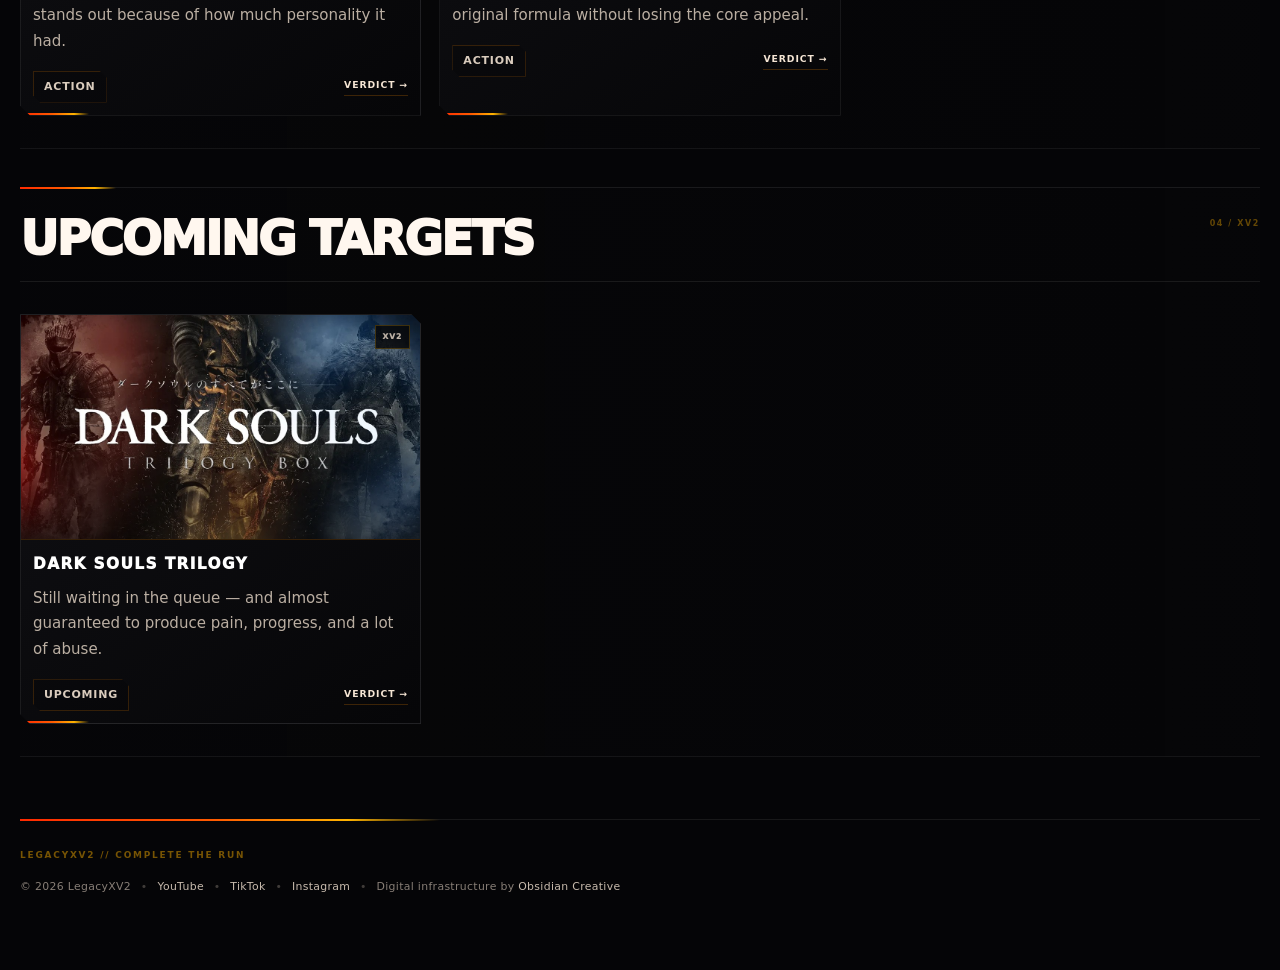
<file: game.html>
<!doctype html>
<html lang="en-GB">
<head>
  <meta charset="utf-8" />
  <meta name="viewport" content="width=device-width, initial-scale=1" />

  <title>LegacyXV2 — Game Archive, Reviews & Upcoming Series</title>
  <meta name="description" content="Browse the LegacyXV2 game archive featuring completionist runs, horror titles, action favourites, and upcoming series planned for the channel." />
  <meta name="robots" content="index,follow" />
  <link rel="canonical" href="https://legacyxv2.co.uk/game.html" />

  <meta property="og:site_name" content="LegacyXV2" />
  <meta property="og:type" content="website" />
  <meta property="og:url" content="https://legacyxv2.co.uk/game.html" />
  <meta property="og:title" content="LegacyXV2 — Game Archive, Reviews & Upcoming Series" />
  <meta property="og:description" content="Completionist game archive, creator verdicts, and upcoming series planned for the channel." />
  <meta property="og:image" content="https://legacyxv2.co.uk/og-legacyxv2.jpg" />

  <meta name="twitter:card" content="summary_large_image" />
  <meta name="twitter:title" content="LegacyXV2 — Game Archive, Reviews & Upcoming Series" />
  <meta name="twitter:description" content="Browse the LegacyXV2 game archive with creator verdicts and upcoming series targets." />
  <meta name="twitter:image" content="https://legacyxv2.co.uk/og-legacyxv2.jpg" />

  <link rel="icon" href="/favicon.ico" />
  <link rel="stylesheet" href="/styles.css?v=14" />

  <style>
    .archiveIntro {
      max-width: 760px;
      color: rgba(255,238,221,0.82);
    }

    .archiveIntro p {
      margin: 0;
      font-size: 14px;
      line-height: 1.65;
    }

    .archiveSplit {
      display: grid;
      gap: 16px;
    }

    .archiveFlagship {
      overflow: hidden;
      border-radius: 18px;
      border: 1px solid rgba(255,140,0,0.18);
      background: rgba(0,0,0,0.26);
      box-shadow: inset 0 0 0 1px rgba(0,0,0,0.45);
    }

    .archiveFlagship__media {
      aspect-ratio: 16 / 7;
      overflow: hidden;
      border-bottom: 1px solid rgba(255,140,0,0.18);
      background: rgba(0,0,0,0.34);
    }

    .archiveFlagship__media img {
      width: 100%;
      height: 100%;
      object-fit: cover;
      display: block;
    }

    .archiveFlagship__body {
      padding: 18px;
    }

    .archiveFlagship__kicker {
      margin: 0 0 8px;
      font-size: 12px;
      font-weight: 1000;
      letter-spacing: 1.2px;
      text-transform: uppercase;
      color: rgba(255,179,0,0.88);
    }

    .archiveFlagship__title {
      margin: 0 0 10px;
      font-size: 22px;
      font-weight: 1000;
      letter-spacing: .4px;
      color: #fff;
    }

    .archiveFlagship__text {
      margin: 0 0 14px;
      font-size: 14px;
      line-height: 1.7;
      color: rgba(255,238,221,0.78);
      max-width: 820px;
    }

    .archiveFlagship__actions {
      display: flex;
      flex-wrap: wrap;
      gap: 10px;
    }

    .archiveGrid {
      display: grid;
      grid-template-columns: repeat(3, 1fr);
      gap: 14px;
    }

    .archiveCard {
      overflow: hidden;
      border-radius: 18px;
      border: 1px solid rgba(255,140,0,0.18);
      background: rgba(0,0,0,0.26);
      box-shadow: inset 0 0 0 1px rgba(0,0,0,0.45);
      transition: transform .18s ease, box-shadow .18s ease, border-color .18s ease;
      display: flex;
      flex-direction: column;
    }

    .archiveCard:hover {
      transform: translateY(-3px);
      border-color: rgba(255,140,0,0.32);
      box-shadow:
        0 10px 26px rgba(0,0,0,0.35),
        inset 0 0 0 1px rgba(255,140,0,0.14),
        0 0 20px rgba(255,140,0,0.10);
    }

    .archiveMedia {
      position: relative;
      aspect-ratio: 16 / 9;
      overflow: hidden;
      background: rgba(0,0,0,0.35);
      border-bottom: 1px solid rgba(255,140,0,0.18);
    }

    .archiveMedia img {
      width: 100%;
      height: 100%;
      object-fit: cover;
      display: block;
      transform: scale(1.01);
      transition: transform .25s ease;
    }

    .archiveCard:hover .archiveMedia img {
      transform: scale(1.05);
    }

    .archiveBody {
      padding: 12px;
    }

    .archiveTitle {
      margin: 0 0 8px;
      font-size: 13px;
      font-weight: 1000;
      letter-spacing: 1px;
      text-transform: uppercase;
      color: rgba(255,238,221,0.95);
    }

    .archiveDesc {
      margin: 0 0 12px;
      font-size: 12px;
      line-height: 1.55;
      color: rgba(255,238,221,0.72);
      min-height: 38px;
    }

    .archiveLinks {
      display: flex;
      flex-wrap: wrap;
      align-items: center;
      justify-content: space-between;
      gap: 10px;
    }

    .archiveMiniRow {
      display: flex;
      flex-wrap: wrap;
      gap: 10px;
      align-items: center;
    }

    .archiveTag {
      font-size: 11px;
      font-weight: 900;
      letter-spacing: .8px;
      text-transform: uppercase;
      padding: 6px 10px;
      border-radius: 999px;
      border: 1px solid rgba(255,140,0,0.18);
      background: rgba(0,0,0,0.18);
      color: rgba(255,238,221,0.85);
    }

    .archiveQuick {
      text-decoration: none;
      font-size: 12px;
      font-weight: 900;
      letter-spacing: .6px;
      text-transform: uppercase;
      color: rgba(255,238,221,0.88);
      border-bottom: 1px solid rgba(255,140,0,0.22);
      padding-bottom: 2px;
      transition: opacity .15s ease, border-color .15s ease;
      cursor: pointer;
      background: none;
      border-left: none;
      border-right: none;
      border-top: none;
    }

    .archiveQuick:hover {
      opacity: 1;
      border-bottom-color: rgba(255,140,0,0.55);
    }

    .reviewSection {
      margin-bottom: 22px;
    }

    .reviewLabel {
      display: flex;
      align-items: center;
      gap: 12px;
      margin-bottom: 10px;
      font-size: 10px;
      font-weight: 900;
      letter-spacing: 2px;
      text-transform: uppercase;
      color: #ffb300;
    }

    .reviewLabel::after {
      content: "";
      flex: 1;
      height: 1px;
      background: rgba(255,140,0,0.15);
    }

    .reviewText {
      margin: 0;
      padding-left: 16px;
      border-left: 3px solid rgba(255,179,0,0.35);
      font-size: 14px;
      line-height: 1.75;
      color: rgba(255,238,221,0.88);
    }

    .reviewBadge {
      display: inline-block;
      margin-bottom: 18px;
      padding: 6px 14px;
      border-radius: 999px;
      background: rgba(255,179,0,0.14);
      border: 1px solid rgba(255,179,0,0.32);
      color: #ffb300;
      font-size: 11px;
      font-weight: 1000;
      letter-spacing: .9px;
      text-transform: uppercase;
    }

    .specBox {
      padding: 12px 14px;
      border-radius: 12px;
      background: rgba(0,0,0,0.36);
      border: 1px solid rgba(255,140,0,0.18);
      color: rgba(255,238,221,0.86);
      font-size: 12px;
      line-height: 1.6;
    }

    @media (max-width: 1100px) {
      .archiveGrid {
        grid-template-columns: repeat(2, 1fr);
      }
    }

    @media (max-width: 720px) {
      .archiveGrid {
        grid-template-columns: 1fr;
      }
    }
  </style>
</head>

<body class="games">
  <main class="wrap">

    <nav class="topnav" aria-label="Primary">
      <div class="navlinks">
        <a class="navlink" href="/">Home</a>
        <a class="navlink" href="/about.html">About</a>
        <a class="navlink" href="/updates.html">Updates</a>
        <a class="navlink active" href="/game.html">Games</a>
        <a class="navlink" href="/hardware.html">Hardware</a>
        <a class="navlink" href="/merch.html">Merch</a>
        <a class="navlink" href="/business.html">Business</a>
      </div>
    </nav>

    <header class="heroFrame">
      <div class="heroFrame__glow" aria-hidden="true"></div>
      <div class="heroFrame__inner">
        <div class="heroTop">
          <div class="heroTop__label">
            <span class="heroTop__dot" aria-hidden="true"></span>
            GAME ARCHIVE & VERDICTS
            <span class="heroTop__dot" aria-hidden="true"></span>
          </div>
        </div>

        <div class="heroMain">
          <div class="heroLogo">
            <img src="/logo-256.webp" width="256" height="256" alt="LegacyXV2 logo" class="heroLogo__img" />
          </div>

          <div class="heroCopy">
            <div class="heroRole">COMPLETED RUNS • FAVOURITES • UPCOMING TARGETS</div>
            <h1 class="heroTitle">THE GAME ARCHIVE</h1>
            <p class="heroSub">
              This is the LegacyXV2 library of covered games, creator verdicts, and future targets. Full runs matter here. Half-finished interest does not.
            </p>

            <div class="heroChips" aria-hidden="true">
              <span class="chip">Completionist Focus</span>
              <span class="chip">Horror + Action</span>
              <span class="chip">Upcoming Series</span>
            </div>

            <div class="heroActions">
              <a class="btnPrimary" href="/updates.html">View Current Series</a>
              <a class="btnGhost" href="#archive-grid">Browse Archive</a>
            </div>
          </div>
        </div>
      </div>
    </header>

    <section class="panel">
      <div class="panelBody">
        <div class="archiveIntro">
          <p>
            This page is not just a list of titles. It is a record of the games that define the channel, the games worth revisiting, and the series still lined up for future coverage.
          </p>
        </div>
      </div>
    </section>

    <section class="panel">
      <div class="panelHead">
        <h2 class="panelTitle">Flagship Archive Entry</h2>
      </div>

      <div class="panelBody">
        <article class="archiveFlagship">
          <div class="archiveFlagship__media">
            <img src="/box/re4-remake.jpg" alt="Resident Evil 4 Remake">
          </div>
          <div class="archiveFlagship__body">
            <p class="archiveFlagship__kicker">Standout Pick</p>
            <h3 class="archiveFlagship__title">Resident Evil 4 Remake</h3>
            <p class="archiveFlagship__text">
              One of the clearest examples of what the archive stands for: strong atmosphere, sharp pacing, replay value, and a game that holds up from start to finish without wasting your time.
            </p>
            <div class="archiveFlagship__actions">
              <button
                class="btnPrimary"
                type="button"
                data-review
                data-title="Resident Evil 4 Remake"
                data-take="Brilliant from start to finish. Truly one of the best horror/action games."
                data-verdict="A remake that understands exactly what to preserve, what to modernise, and how to keep the pacing strong without losing the original identity."
                data-hardware="Ray tracing is a bonus, not the reason to play it. Prioritise a stable, clean experience over chasing every visual toggle."
              >
                Open Verdict
              </button>
              <a class="btnGhost" href="/updates.html">See Current Resident Evil Content</a>
            </div>
          </div>
        </article>
      </div>
    </section>

    <section class="panel" id="archive-grid">
      <div class="panelHead">
        <h2 class="panelTitle">Archive Library</h2>
      </div>

      <div class="panelBody">
        <div class="archiveGrid">

          <article class="archiveCard">
            <div class="archiveMedia"><img src="/box/re2-remake.jpg" alt="Resident Evil 2 Remake"></div>
            <div class="archiveBody">
              <h3 class="archiveTitle">Resident Evil 2 Remake</h3>
              <p class="archiveDesc">Modern survival horror done properly, with tension, atmosphere, and replay value that actually earns it.</p>
              <div class="archiveLinks">
                <span class="archiveTag">Horror</span>
                <a class="archiveQuick" href="#" data-review
                   data-title="Resident Evil 2 Remake"
                   data-take="Atmospheric and tense. Whichever scenario you pick, you are in for a treat."
                   data-verdict="A benchmark for modern remakes. It respects survival horror instead of flattening it into generic action."
                   data-hardware="Texture settings matter less than clarity and stable performance. Prioritise responsiveness over wasteful maxed-out settings.">Verdict →</a>
              </div>
            </div>
          </article>

          <article class="archiveCard">
            <div class="archiveMedia"><img src="/box/resident-evil-7.jpg" alt="Resident Evil 7"></div>
            <div class="archiveBody">
              <h3 class="archiveTitle">Resident Evil 7</h3>
              <p class="archiveDesc">A franchise reset that put fear, isolation, and tension back where they belonged.</p>
              <div class="archiveLinks">
                <span class="archiveTag">Horror</span>
                <a class="archiveQuick" href="#" data-review
                   data-title="Resident Evil 7"
                   data-take="The game that saved the franchise and brought back the pure horror."
                   data-verdict="It proves you do not need constant spectacle to be effective. The restraint is part of why it works."
                   data-hardware="A dark-room setup and strong contrast matter more to the experience than chasing raw hardware excess.">Verdict →</a>
              </div>
            </div>
          </article>

          <article class="archiveCard">
            <div class="archiveMedia"><img src="/box/resident-evil-8.jpg" alt="Resident Evil Village"></div>
            <div class="archiveBody">
              <h3 class="archiveTitle">Resident Evil Village</h3>
              <p class="archiveDesc">A confident mix of horror and action that closes one arc while pushing the series forward.</p>
              <div class="archiveLinks">
                <span class="archiveTag">Horror • Action</span>
                <a class="archiveQuick" href="#" data-review
                   data-title="Resident Evil Village"
                   data-take="A beautiful game with incredible horror and action elements."
                   data-verdict="It balances spectacle and atmosphere well enough to feel like a proper follow-up rather than a safe repeat."
                   data-hardware="HDR and consistent frame pacing help the presentation more than raw benchmark chasing.">Verdict →</a>
              </div>
            </div>
          </article>

          <article class="archiveCard">
            <div class="archiveMedia"><img src="/box/devil-may-cry-5.jpg" alt="Devil May Cry 5"></div>
            <div class="archiveBody">
              <h3 class="archiveTitle">Devil May Cry 5</h3>
              <p class="archiveDesc">Fast, stylish, ridiculous in the right ways, and one of the cleanest action games in its lane.</p>
              <div class="archiveLinks">
                <span class="archiveTag">Action</span>
                <a class="archiveQuick" href="#" data-review
                   data-title="Devil May Cry 5"
                   data-take="The music, the bosses, the atmosphere... it's the best game to date."
                   data-verdict="After a long wait, it delivered exactly what it needed to: strong combat identity, memorable encounters, and confidence in its own tone."
                   data-hardware="This is the kind of game that benefits from fluidity. Prioritise higher refresh and low input drag.">Verdict →</a>
              </div>
            </div>
          </article>

          <article class="archiveCard">
            <div class="archiveMedia"><img src="/box/devil-may-cry-3.jpg" alt="Devil May Cry 3"></div>
            <div class="archiveBody">
              <h3 class="archiveTitle">Devil May Cry 3</h3>
              <p class="archiveDesc">A defining action title that still earns its place through style, challenge, and boss design.</p>
              <div class="archiveLinks">
                <span class="archiveTag">Action</span>
                <a class="archiveQuick" href="#" data-review
                   data-title="Devil May Cry 3"
                   data-take="Blending near-perfect bosses with some of the best locations in the series."
                   data-verdict="It is one of the clearest examples of a game correcting course and proving exactly what the series should be."
                   data-hardware="Controller feel matters here. Responsiveness is more important than visual excess.">Verdict →</a>
              </div>
            </div>
          </article>

          <article class="archiveCard">
            <div class="archiveMedia"><img src="/box/elden-ring.jpg" alt="Elden Ring"></div>
            <div class="archiveBody">
              <h3 class="archiveTitle">Elden Ring</h3>
              <p class="archiveDesc">Huge scale, brutal lessons, and payoff that actually feels earned when you break through.</p>
              <div class="archiveLinks">
                <span class="archiveTag">RPG</span>
                <a class="archiveQuick" href="#" data-review
                   data-title="Elden Ring"
                   data-take="Limitless weapons and creativity. Challenges your skills and makes you suffer."
                   data-verdict="The satisfaction comes from surviving the process. The frustration is part of the design, not a flaw to be politely ignored."
                   data-hardware="Smooth frame pacing matters more than inflated expectations. Keep the experience consistent.">Verdict →</a>
              </div>
            </div>
          </article>

          <article class="archiveCard">
            <div class="archiveMedia"><img src="/box/dead-rising-1.jpg" alt="Dead Rising"></div>
            <div class="archiveBody">
              <h3 class="archiveTitle">Dead Rising</h3>
              <p class="archiveDesc">A messy, memorable survival sandbox that still stands out because of how much personality it had.</p>
              <div class="archiveLinks">
                <span class="archiveTag">Action</span>
                <a class="archiveQuick" href="#" data-review
                   data-title="Dead Rising"
                   data-take="When you hear 'mall zombies' you think of this. Truly pushed the 360 to its limits."
                   data-verdict="Rough edges and all, it had a clear identity and backed it up with scale, pressure, and chaos."
                   data-hardware="Legacy context matters here. Judge it by what it was doing in its time, not by modern polish standards.">Verdict →</a>
              </div>
            </div>
          </article>

          <article class="archiveCard">
            <div class="archiveMedia"><img src="/box/dead-rising-2.jpg" alt="Dead Rising 2"></div>
            <div class="archiveBody">
              <h3 class="archiveTitle">Dead Rising 2</h3>
              <p class="archiveDesc">Bigger, darker, and more willing to expand the original formula without losing the core appeal.</p>
              <div class="archiveLinks">
                <span class="archiveTag">Action</span>
                <a class="archiveQuick" href="#" data-review
                   data-title="Dead Rising 2"
                   data-take="Showcased exactly how a Las Vegas strip would look if it were infected."
                   data-verdict="It proved the first game was not a fluke. The concept still had room to grow and get nastier."
                   data-hardware="Large enemy counts and smooth traversal matter more than cosmetic overkill.">Verdict →</a>
              </div>
            </div>
          </article>

        </div>
      </div>
    </section>

    <section class="panel">
      <div class="panelHead">
        <h2 class="panelTitle">Upcoming Targets</h2>
      </div>

      <div class="panelBody">
        <div class="archiveGrid">
          <article class="archiveCard">
            <div class="archiveMedia"><img src="/box/dark-souls-trilogy.jpg" alt="Dark Souls Trilogy"></div>
            <div class="archiveBody">
              <h3 class="archiveTitle">Dark Souls Trilogy</h3>
              <p class="archiveDesc">Still waiting in the queue — and almost guaranteed to produce pain, progress, and a lot of abuse.</p>
              <div class="archiveLinks">
                <span class="archiveTag">Upcoming</span>
                <a class="archiveQuick" href="#" data-review
                   data-title="Dark Souls Trilogy"
                   data-take="Coming soon to the channel. I haven't played these yet—get ready for raging."
                   data-verdict="This is exactly the kind of series that suits the archive: challenge-heavy, memorable, and likely to test patience properly."
                   data-hardware="The real requirement is persistence. The technical side is not the part that will hurt.">Verdict →</a>
              </div>
            </div>
          </article>
        </div>
      </div>
    </section>

    <footer class="footer">
      <p>
        © <span id="year"></span> LegacyXV2
        <span class="footerSep">•</span>
        <a href="https://youtube.com/@legacyxv2" target="_blank" rel="noopener">YouTube</a>
        <span class="footerSep">•</span>
        <a href="https://www.tiktok.com/@legacyxv2" target="_blank" rel="noopener">TikTok</a>
        <span class="footerSep">•</span>
        <a href="https://www.instagram.com/legacyxv2" target="_blank" rel="noopener">Instagram</a>
        <span class="footerSep">•</span>
        Digital infrastructure by <a href="https://obsidiancreative.uk" target="_blank" rel="noopener">Obsidian Creative</a>
      </p>
    </footer>

  </main>

  <div class="modal" id="reviewModal" aria-hidden="true">
    <div class="modal__backdrop" data-close></div>
    <div class="modal__panel" role="dialog" aria-modal="true" aria-labelledby="modalTitle">
      <div class="modal__head">
        <h3 class="modal__title" id="modalTitle">Game Verdict</h3>
        <button class="modal__close" type="button" data-close aria-label="Close">✕</button>
      </div>
      <div class="modal__body" id="modalBody"></div>
      <div class="modal__foot">
        <button class="btnGhost" type="button" data-close>Close</button>
      </div>
    </div>
  </div>

  <script>
    document.getElementById("year").textContent = new Date().getFullYear();
    requestAnimationFrame(() => document.documentElement.classList.add("ready"));

    (function () {
      const modal = document.getElementById("reviewModal");
      const modalTitle = document.getElementById("modalTitle");
      const modalBody = document.getElementById("modalBody");
      const body = document.body;
      let lastFocus = null;

      function escapeHtml(value) {
        return String(value)
          .replace(/&/g, "&amp;")
          .replace(/</g, "&lt;")
          .replace(/>/g, "&gt;")
          .replace(/"/g, "&quot;")
          .replace(/'/g, "&#39;");
      }

      function openModal(title, verdict, take, hardware) {
        lastFocus = document.activeElement;
        modalTitle.textContent = title;

        modalBody.innerHTML = `
          <div class="reviewBadge">Creator Verdict</div>

          <div class="reviewSection">
            <div class="reviewLabel">Quick Take</div>
            <p class="reviewText">${escapeHtml(take)}</p>
          </div>

          <div class="reviewSection">
            <div class="reviewLabel">Why It Lands</div>
            <p class="reviewText">${escapeHtml(verdict)}</p>
          </div>

          <div class="reviewSection">
            <div class="reviewLabel">Technical Note</div>
            <div class="specBox">${escapeHtml(hardware)}</div>
          </div>
        `;

        modal.classList.add("is-open");
        modal.setAttribute("aria-hidden", "false");
        body.classList.add("modal-open");
      }

      function closeModal() {
        modal.classList.remove("is-open");
        modal.setAttribute("aria-hidden", "true");
        body.classList.remove("modal-open");
        if (lastFocus) lastFocus.focus();
      }

      modal.addEventListener("click", (e) => {
        if (e.target.closest("[data-close]")) closeModal();
      });

      document.addEventListener("keydown", (e) => {
        if (e.key === "Escape" && modal.classList.contains("is-open")) {
          closeModal();
        }
      });

      document.querySelectorAll("[data-review]").forEach((btn) => {
        btn.addEventListener("click", (e) => {
          e.preventDefault();
          openModal(
            btn.getAttribute("data-title"),
            btn.getAttribute("data-verdict"),
            btn.getAttribute("data-take"),
            btn.getAttribute("data-hardware")
          );
        });
      });
    })();
  </script>
</body>
</html>
</file>
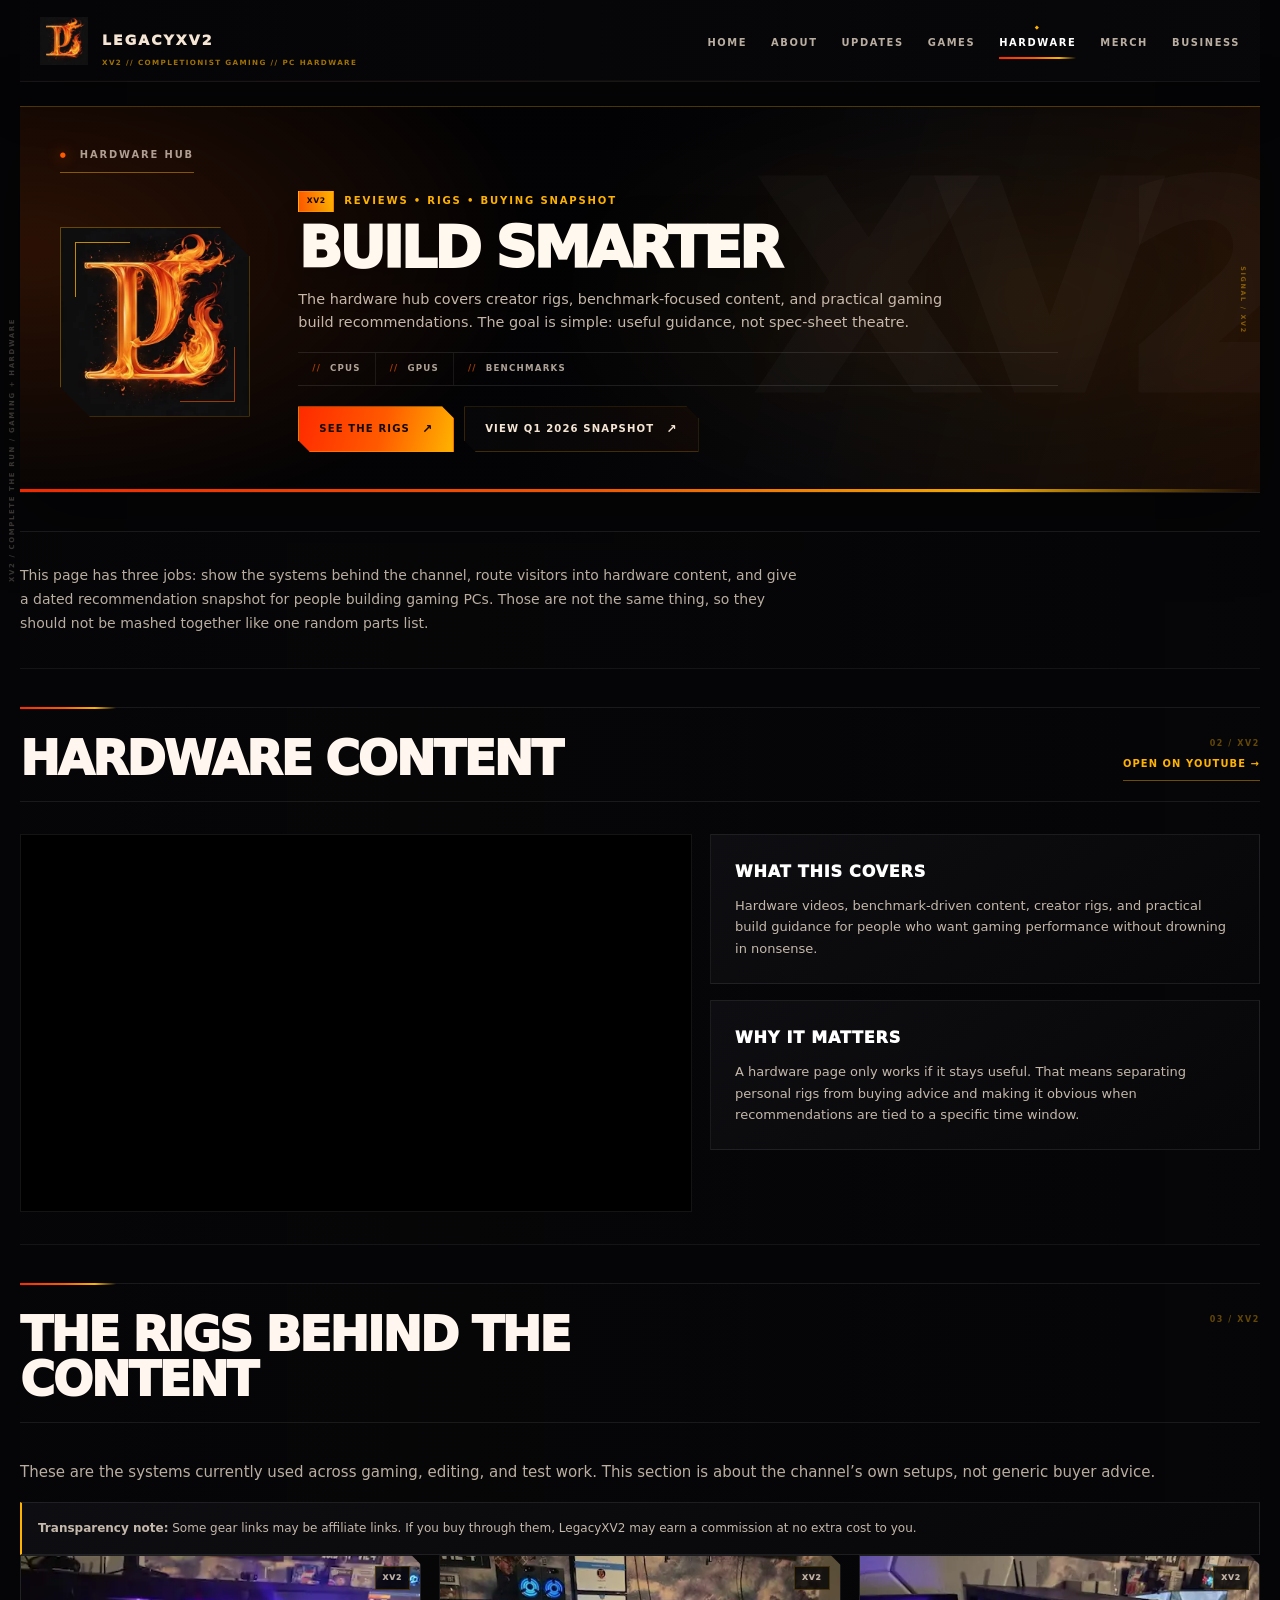
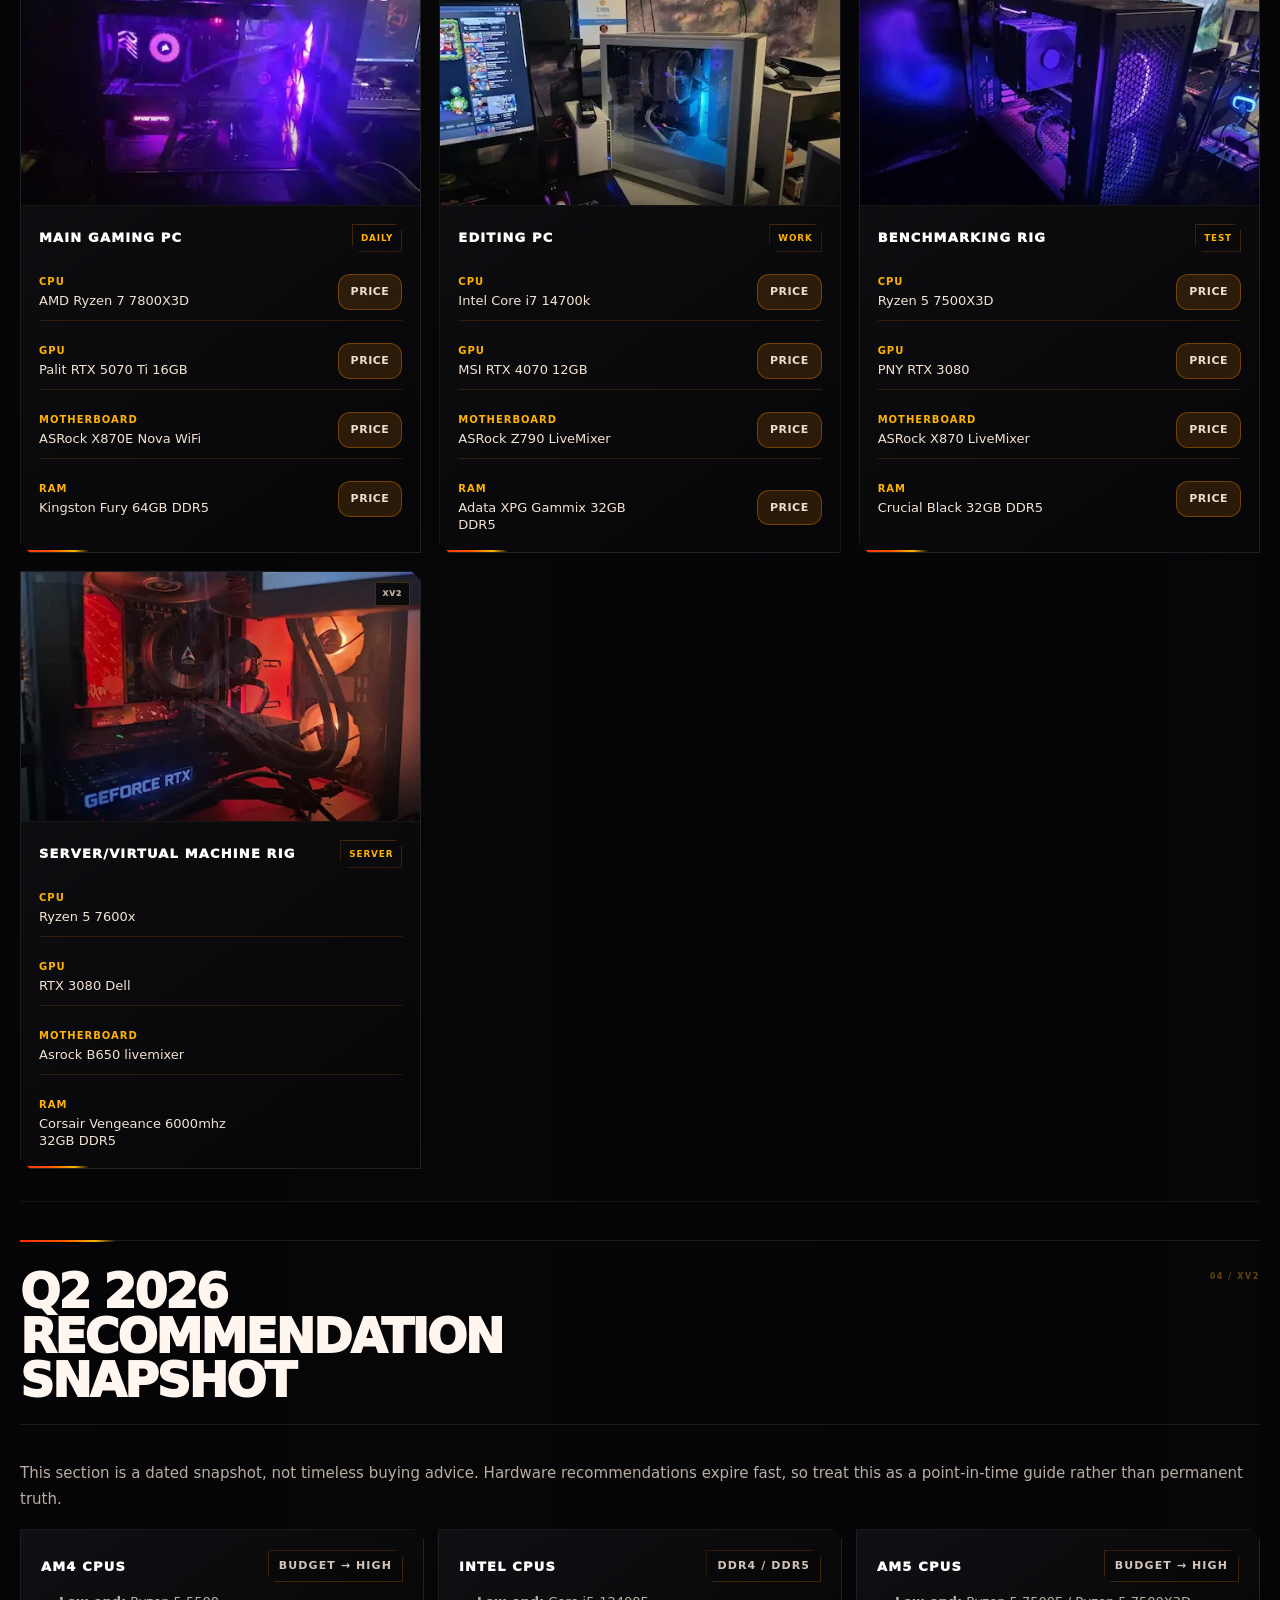
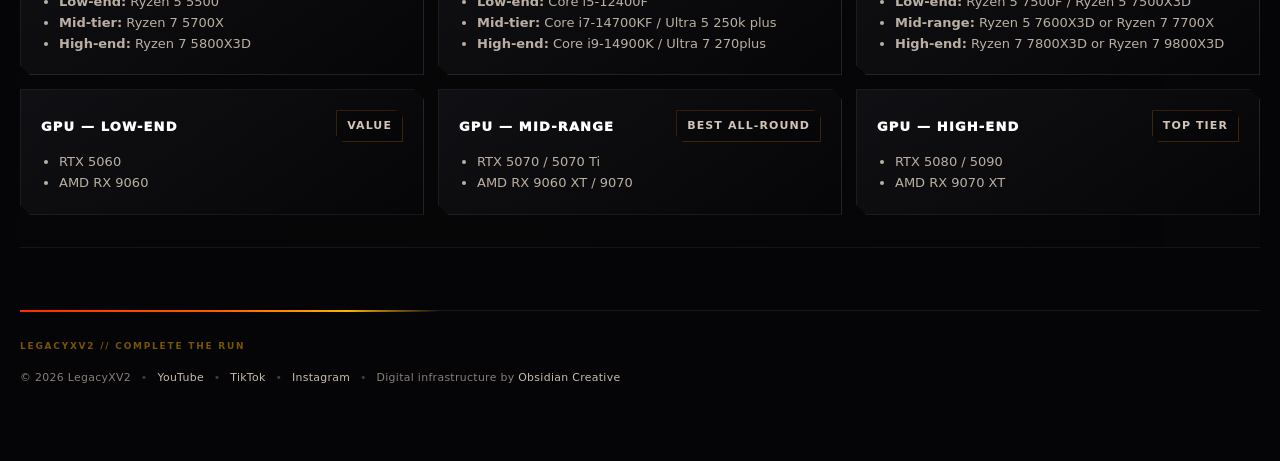
<file: hardware.html>
<!doctype html>
<html lang="en-GB">
<head>
  <meta charset="utf-8" />
  <meta name="viewport" content="width=device-width, initial-scale=1" />

  <title>LegacyXV2 — Hardware Hub, Reviews & Q1 2026 Build Recommendations</title>
  <meta name="description" content="Explore the LegacyXV2 hardware hub with creator rigs, hardware review content, and Q1 2026 CPU and GPU recommendations for gaming builds." />
  <meta name="robots" content="index,follow" />
  <link rel="canonical" href="https://legacyxv2.co.uk/hardware.html" />

  <meta property="og:site_name" content="LegacyXV2" />
  <meta property="og:type" content="website" />
  <meta property="og:url" content="https://legacyxv2.co.uk/hardware.html" />
  <meta property="og:title" content="LegacyXV2 — Hardware Hub, Reviews & Q1 2026 Recommendations" />
  <meta property="og:description" content="Creator rigs, hardware review content, and Q1 2026 gaming CPU and GPU recommendations." />
  <meta property="og:image" content="https://legacyxv2.co.uk/og-legacyxv2.jpg" />
  <meta property="og:image:secure_url" content="https://legacyxv2.co.uk/og-legacyxv2.jpg" />
  <meta property="og:image:alt" content="LegacyXV2 — Hardware Hub" />
  <meta property="og:image:width" content="1200" />
  <meta property="og:image:height" content="630" />

  <meta name="twitter:card" content="summary_large_image" />
  <meta name="twitter:title" content="LegacyXV2 — Hardware Hub, Reviews & Q1 2026 Recommendations" />
  <meta name="twitter:description" content="Creator rigs, hardware review content, and Q1 2026 gaming CPU and GPU recommendations." />
  <meta name="twitter:image" content="https://legacyxv2.co.uk/og-legacyxv2.jpg" />

  <link rel="icon" href="/favicon.ico" />

  <link
    rel="preload"
    as="image"
    href="/logo-256.webp"
    fetchpriority="high"
    imagesrcset="/logo-256.webp 256w, /logo-512.webp 512w"
    imagesizes="(max-width: 520px) 220px, 280px"
  />

  <link rel="stylesheet" href="/styles.css?v=14" />

  <style>
    .hwIntro {
      max-width: 780px;
      color: rgba(255,238,221,0.84);
    }

    .hwIntro p {
      margin: 0;
      font-size: 14px;
      line-height: 1.7;
    }

    .hwStack {
      display: grid;
      gap: 16px;
    }

    .hwInfoGrid {
      display: grid;
      grid-template-columns: 1.1fr .9fr;
      gap: 14px;
      align-items: start;
    }

    .hwInfoBox {
      padding: 18px;
      border-radius: 16px;
      border: 1px solid rgba(255,140,0,0.18);
      background: rgba(0,0,0,0.24);
      box-shadow: inset 0 0 0 1px rgba(0,0,0,0.45);
    }

    .hwInfoBox h3 {
      margin: 0 0 10px;
      font-size: 14px;
      font-weight: 1000;
      letter-spacing: .8px;
      text-transform: uppercase;
      color: rgba(255,238,221,0.94);
    }

    .hwInfoBox p {
      margin: 0;
      font-size: 13px;
      line-height: 1.65;
      color: rgba(255,238,221,0.76);
    }

    .hwSectionNote {
      margin: 0 0 14px;
      font-size: 13px;
      line-height: 1.65;
      color: rgba(255,238,221,0.74);
    }

    .rigHero {
      display: grid;
      grid-template-columns: repeat(3, 1fr);
      gap: 14px;
    }

    .rigBlock {
      overflow: hidden;
      border-radius: 16px;
      border: 1px solid rgba(255,140,0,0.18);
      background: rgba(0,0,0,0.28);
      box-shadow: inset 0 0 0 1px rgba(0,0,0,0.45);
    }

    .rigBlock__media {
      aspect-ratio: 16 / 9;
      overflow: hidden;
      border-bottom: 1px solid rgba(255,140,0,0.18);
      background: rgba(0,0,0,0.34);
    }

    .rigBlock__media img {
      width: 100%;
      height: 100%;
      object-fit: cover;
      display: block;
    }

    .rigBlock__body {
      padding: 14px;
    }

    .rigBlock__title {
      margin: 0 0 10px;
      display: flex;
      align-items: center;
      justify-content: space-between;
      gap: 10px;
      font-size: 13px;
      font-weight: 1000;
      letter-spacing: 1px;
      text-transform: uppercase;
      color: rgba(255,238,221,0.94);
    }

    .rigBlock__tag {
      font-size: 11px;
      padding: 6px 10px;
      border-radius: 999px;
      border: 1px solid rgba(255,140,0,0.22);
      color: rgba(255,238,221,0.82);
      background: rgba(0,0,0,0.22);
      white-space: nowrap;
    }

    .gearList {
      list-style: none;
      margin: 0;
      padding: 0;
      display: flex;
      flex-direction: column;
      gap: 10px;
    }

    .gearItem {
      display: flex;
      justify-content: space-between;
      align-items: center;
      gap: 12px;
      padding-bottom: 10px;
      border-bottom: 1px solid rgba(255,140,0,0.15);
    }

    .gearItem:last-child {
      border-bottom: none;
      padding-bottom: 0;
    }

    .gearInfo {
      display: flex;
      flex-direction: column;
      gap: 3px;
      min-width: 0;
    }

    .gearType {
      font-size: 10px;
      font-weight: 900;
      text-transform: uppercase;
      color: #ffb300;
      letter-spacing: 1px;
    }

    .gearName {
      font-size: 13px;
      line-height: 1.3;
      color: rgba(255,238,221,0.95);
      max-width: 190px;
    }

    .btn-affiliate {
      display: inline-flex;
      align-items: center;
      justify-content: center;
      white-space: nowrap;
      background: rgba(255,140,0,0.15);
      color: rgba(255,238,221,0.92);
      border: 1px solid rgba(255,140,0,0.34);
      padding: 8px 12px;
      border-radius: 12px;
      text-decoration: none;
      font-size: 11px;
      font-weight: 900;
      text-transform: uppercase;
      letter-spacing: 0.5px;
      transition: transform 0.2s ease, background 0.2s ease, border-color 0.2s ease;
    }

    .btn-affiliate:hover {
      transform: translateY(-1px);
      background: rgba(255,140,0,0.26);
      border-color: rgba(255,179,0,0.52);
      color: #fff;
    }

    .snapshotGrid {
      display: grid;
      grid-template-columns: repeat(3, 1fr);
      gap: 14px;
    }

    .snapshotCard {
      padding: 14px;
      border-radius: 16px;
      border: 1px solid rgba(255,140,0,0.18);
      background: rgba(0,0,0,0.28);
      box-shadow: inset 0 0 0 1px rgba(0,0,0,0.45);
    }

    .snapshotCard h3 {
      margin: 0 0 10px;
      display: flex;
      align-items: center;
      justify-content: space-between;
      gap: 10px;
      font-size: 13px;
      font-weight: 1000;
      letter-spacing: 1px;
      text-transform: uppercase;
      color: rgba(255,238,221,0.92);
    }

    .snapshotTag {
      font-size: 11px;
      padding: 6px 10px;
      border-radius: 999px;
      border: 1px solid rgba(255,140,0,0.22);
      color: rgba(255,238,221,0.82);
      background: rgba(0,0,0,0.22);
      white-space: nowrap;
    }

    .snapshotList {
      margin: 0;
      padding-left: 18px;
      color: rgba(255,238,221,0.78);
      line-height: 1.6;
      font-size: 13px;
    }

    .disclaimerBox {
      padding: 12px 14px;
      border-radius: 12px;
      background: rgba(0,0,0,0.24);
      border: 1px solid rgba(255,140,0,0.18);
      border-left: 3px solid #ffb300;
    }

    .disclaimerBox p {
      margin: 0;
      font-size: 12px;
      line-height: 1.6;
      color: rgba(255,238,221,0.76);
    }

    @media (max-width: 980px) {
      .hwInfoGrid,
      .rigHero,
      .snapshotGrid {
        grid-template-columns: 1fr;
      }
    }
  </style>

  <script type="application/ld+json">
  {
    "@context": "https://schema.org",
    "@graph": [
      {
        "@type": "WebSite",
        "@id": "https://legacyxv2.co.uk/#website",
        "url": "https://legacyxv2.co.uk/",
        "name": "LegacyXV2",
        "inLanguage": "en-GB",
        "publisher": { "@id": "https://legacyxv2.co.uk/#brand" }
      },
      {
        "@type": "Brand",
        "@id": "https://legacyxv2.co.uk/#brand",
        "name": "LegacyXV2",
        "url": "https://legacyxv2.co.uk/",
        "logo": { "@type": "ImageObject", "url": "https://legacyxv2.co.uk/logo-512.webp" },
        "sameAs": [
          "https://www.youtube.com/@legacyxv2",
          "https://www.tiktok.com/@legacyxv2",
          "https://www.instagram.com/legacyxv2"
        ],
        "founder": { "@id": "https://legacyxv2.co.uk/#creator" }
      },
      {
        "@type": "Person",
        "@id": "https://legacyxv2.co.uk/#creator",
        "name": "Jason Cliffe",
        "jobTitle": "Founder / Creator",
        "url": "https://legacyxv2.co.uk/",
        "worksFor": { "@id": "https://legacyxv2.co.uk/#brand" }
      },
      {
        "@type": "WebPage",
        "@id": "https://legacyxv2.co.uk/hardware.html#webpage",
        "url": "https://legacyxv2.co.uk/hardware.html",
        "name": "LegacyXV2 — Hardware Hub, Reviews & Q1 2026 Build Recommendations",
        "description": "Creator rigs, hardware review content, and Q1 2026 CPU/GPU recommendations for gaming builds.",
        "isPartOf": { "@id": "https://legacyxv2.co.uk/#website" },
        "about": { "@id": "https://legacyxv2.co.uk/#brand" }
      }
    ]
  }
  </script>
</head>

<body class="hardware">
  <main class="wrap">

    <nav class="topnav" aria-label="Primary">
      <div class="navlinks">
        <a class="navlink" href="/">Home</a>
        <a class="navlink" href="/about.html">About</a>
        <a class="navlink" href="/updates.html">Updates</a>
        <a class="navlink" href="/game.html">Games</a>
        <a class="navlink active" href="/hardware.html">Hardware</a>
        <a class="navlink" href="/merch.html">Merch</a>
        <a class="navlink" href="/business.html">Business</a>
      </div>
    </nav>

    <header class="heroFrame">
      <div class="heroFrame__glow" aria-hidden="true"></div>
      <div class="heroFrame__inner">
        <div class="heroTop">
          <div class="heroTop__label">
            <span class="heroTop__dot" aria-hidden="true"></span>
            HARDWARE HUB
            <span class="heroTop__dot" aria-hidden="true"></span>
          </div>
        </div>

        <div class="heroMain">
          <div class="heroLogo">
            <picture>
              <source type="image/webp" srcset="/logo-256.webp 256w, /logo-512.webp 512w" sizes="(max-width: 520px) 220px, 280px">
              <img
                src="/logo-256.webp"
                srcset="/logo-256.webp 256w, /logo-512.webp 512w"
                sizes="(max-width: 520px) 220px, 280px"
                width="256"
                height="256"
                alt="LegacyXV2 logo"
                class="heroLogo__img"
              />
            </picture>
          </div>

          <div class="heroCopy">
            <div class="heroRole">REVIEWS • RIGS • BUYING SNAPSHOT</div>
            <h1 class="heroTitle">BUILD SMARTER</h1>
            <p class="heroSub">
              The hardware hub covers creator rigs, benchmark-focused content, and practical gaming build recommendations. The goal is simple: useful guidance, not spec-sheet theatre.
            </p>
            <div class="heroChips" aria-hidden="true">
              <span class="chip">CPUs</span>
              <span class="chip">GPUs</span>
              <span class="chip">Benchmarks</span>
            </div>
            <div class="heroActions">
              <a class="btnPrimary" href="#creator-rigs">See the Rigs</a>
              <a class="btnGhost" href="#snapshot">View Q1 2026 Snapshot</a>
            </div>
          </div>
        </div>
      </div>
    </header>

    <section class="panel">
      <div class="panelBody">
        <div class="hwIntro">
          <p>
            This page has three jobs: show the systems behind the channel, route visitors into hardware content, and give a dated recommendation snapshot for people building gaming PCs. Those are not the same thing, so they should not be mashed together like one random parts list.
          </p>
        </div>
      </div>
    </section>

    <section class="panel">
      <div class="panelHead panelHead--split">
        <h2 class="panelTitle">Hardware Content</h2>
        <a class="miniLink" href="https://youtube.com/playlist?list=PLee0iYLRqgZjZBJClp0LlTw4_cMQhCBLN" target="_blank" rel="noopener">Open on YouTube →</a>
      </div>

      <div class="panelBody">
        <div class="hwInfoGrid">
          <div class="embedFrame">
            <iframe
              src="https://www.youtube.com/embed/videoseries?list=PLee0iYLRqgZjZBJClp0LlTw4_cMQhCBLN"
              title="LegacyXV2 hardware reviews playlist"
              loading="lazy"
              referrerpolicy="strict-origin-when-cross-origin"
              allowfullscreen></iframe>
          </div>

          <div class="hwStack">
            <div class="hwInfoBox">
              <h3>What This Covers</h3>
              <p>
                Hardware videos, benchmark-driven content, creator rigs, and practical build guidance for people who want gaming performance without drowning in nonsense.
              </p>
            </div>

            <div class="hwInfoBox">
              <h3>Why It Matters</h3>
              <p>
                A hardware page only works if it stays useful. That means separating personal rigs from buying advice and making it obvious when recommendations are tied to a specific time window.
              </p>
            </div>
          </div>
        </div>
      </div>
    </section>

    <section class="panel" id="creator-rigs">
      <div class="panelHead">
        <h2 class="panelTitle">The Rigs Behind the Content</h2>
      </div>

      <div class="panelBody">
        <p class="hwSectionNote">
          These are the systems currently used across gaming, editing, and test work. This section is about the channel’s own setups, not generic buyer advice.
        </p>

        <div class="disclaimerBox">
          <p><strong>Transparency note:</strong> Some gear links may be affiliate links. If you buy through them, LegacyXV2 may earn a commission at no extra cost to you.</p>
        </div>

        <div class="rigHero">

          <article class="rigBlock">
            <div class="rigBlock__media">
              <img src="/pc-gaming-480.webp" alt="Main Gaming PC">
            </div>
            <div class="rigBlock__body">
              <div class="rigBlock__title">Main Gaming PC <span class="rigBlock__tag">Daily</span></div>
              <ul class="gearList">
                <li class="gearItem">
                  <div class="gearInfo"><span class="gearType">CPU</span><span class="gearName">AMD Ryzen 7 7800X3D</span></div>
                  <a href="https://amzn.to/4qVL7OS" class="btn-affiliate" target="_blank" rel="noopener">Price</a>
                </li>
                <li class="gearItem">
                  <div class="gearInfo"><span class="gearType">GPU</span><span class="gearName">Palit RTX 5070 Ti 16GB</span></div>
                  <a href="https://amzn.to/4rrLphk" class="btn-affiliate" target="_blank" rel="noopener">Price</a>
                </li>
                <li class="gearItem">
                  <div class="gearInfo"><span class="gearType">Motherboard</span><span class="gearName">ASRock X870E Nova WiFi</span></div>
                  <a href="https://amzn.to/46if3xa" class="btn-affiliate" target="_blank" rel="noopener">Price</a>
                </li>
                <li class="gearItem">
                  <div class="gearInfo"><span class="gearType">RAM</span><span class="gearName">Kingston Fury 64GB DDR5</span></div>
                  <a href="https://amzn.to/4tStMZC" class="btn-affiliate" target="_blank" rel="noopener">Price</a>
                </li>
              </ul>
            </div>
          </article>

          <article class="rigBlock">
            <div class="rigBlock__media">
              <img src="/pc-editing-480.webp" alt="Editing PC">
            </div>
            <div class="rigBlock__body">
              <div class="rigBlock__title">Editing PC <span class="rigBlock__tag">Work</span></div>
              <ul class="gearList">
                <li class="gearItem">
                  <div class="gearInfo"><span class="gearType">CPU</span><span class="gearName">Intel Core i7 14700k</span></div>
                  <a href="https://amzn.to/4g79ANR" class="btn-affiliate" target="_blank" rel="noopener">Price</a>
                </li>
                <li class="gearItem">
                  <div class="gearInfo"><span class="gearType">GPU</span><span class="gearName">MSI RTX 4070 12GB</span></div>
                  <a href="https://amzn.to/4aIJFsU" class="btn-affiliate" target="_blank" rel="noopener">Price</a>
                </li>
                <li class="gearItem">
                  <div class="gearInfo"><span class="gearType">Motherboard</span><span class="gearName">ASRock Z790 LiveMixer</span></div>
                  <a href="https://amzn.to/4l1FgpJ" class="btn-affiliate" target="_blank" rel="noopener">Price</a>
                </li>
                <li class="gearItem">
                  <div class="gearInfo"><span class="gearType">RAM</span><span class="gearName">Adata XPG Gammix 32GB DDR5</span></div>
                  <a href="https://amzn.to/4l0oeII" class="btn-affiliate" target="_blank" rel="noopener">Price</a>
                </li>
              </ul>
            </div>
          </article>

          <article class="rigBlock">
            <div class="rigBlock__media">
              <img src="/pc-testing-480.webp" alt="Benchmarking rig">
            </div>
            <div class="rigBlock__body">
              <div class="rigBlock__title">Benchmarking Rig <span class="rigBlock__tag">Test</span></div>
              <ul class="gearList">
                <li class="gearItem">
                  <div class="gearInfo"><span class="gearType">CPU</span><span class="gearName">Ryzen 5 7500X3D</span></div>
                  <a href="https://amzn.to/3ML4YSA" class="btn-affiliate" target="_blank" rel="noopener">Price</a>
                </li>
                <li class="gearItem">
                  <div class="gearInfo"><span class="gearType">GPU</span><span class="gearName">PNY RTX 3080</span></div>
                  <a href="https://amzn.to/4cQh1Zo" class="btn-affiliate" target="_blank" rel="noopener">Price</a>
                </li>
                <li class="gearItem">
                  <div class="gearInfo"><span class="gearType">Motherboard</span><span class="gearName">ASRock X870 LiveMixer</span></div>
                  <a href="https://amzn.to/4c6LSAM" class="btn-affiliate" target="_blank" rel="noopener">Price</a>
                </li>
                <li class="gearItem">
                  <div class="gearInfo"><span class="gearType">RAM</span><span class="gearName">Crucial Black 32GB DDR5</span></div>
                  <a href="https://amzn.to/4aOTcyC" class="btn-affiliate" target="_blank" rel="noopener">Price</a>
                </li>
              </ul>
            </div>
          </article>

          <article class="rigBlock">
            <div class="rigBlock__media">
              <img src="/server-pc-480.webp" alt="Server/virtual machinerig">
            </div>
            <div class="rigBlock__body">
              <div class="rigBlock__title">Server/virtual Machine Rig <span class="rigBlock__tag">Server</span></div>
              <ul class="gearList">
                <li class="gearItem">
                  <div class="gearInfo"><span class="gearType">CPU</span><span class="gearName">Ryzen 5 7600x </span></div>
                </li>
                <li class="gearItem">
                  <div class="gearInfo"><span class="gearType">GPU</span><span class="gearName">RTX 3080 Dell</span></div>
                </li>
                <li class="gearItem">
                  <div class="gearInfo"><span class="gearType">Motherboard</span><span class="gearName">Asrock B650 livemixer</span></div>
                </li>
                <li class="gearItem">
                  <div class="gearInfo"><span class="gearType">RAM</span><span class="gearName"> Corsair Vengeance 6000mhz 32GB DDR5</span></div>
                </li>
              </ul>
            </div>
          </article>
        </div>
      </div>
    </section>

    <section class="panel" id="snapshot">
      <div class="panelHead">
        <h2 class="panelTitle">Q2 2026 Recommendation Snapshot</h2>
      </div>

      <div class="panelBody">
        <p class="hwSectionNote">
          This section is a dated snapshot, not timeless buying advice. Hardware recommendations expire fast, so treat this as a point-in-time guide rather than permanent truth.
        </p>

        <div class="snapshotGrid">
          <article class="snapshotCard">
            <h3>AM4 CPUs <span class="snapshotTag">Budget → High</span></h3>
            <ul class="snapshotList">
              <li><strong>Low-end:</strong> Ryzen 5 5500</li>
              <li><strong>Mid-tier:</strong> Ryzen 7 5700X</li>
              <li><strong>High-end:</strong> Ryzen 7 5800X3D</li>
            </ul>
          </article>

          <article class="snapshotCard">
            <h3>Intel CPUs <span class="snapshotTag">DDR4 / DDR5</span></h3>
            <ul class="snapshotList">
              <li><strong>Low-end:</strong> Core i5-12400F</li>
              <li><strong>Mid-tier:</strong> Core i7-14700KF / Ultra 5 250k plus</li>
              <li><strong>High-end:</strong> Core i9-14900K / Ultra 7 270plus</li>
            </ul>
          </article>

          <article class="snapshotCard">
            <h3>AM5 CPUs <span class="snapshotTag">Budget → High</span></h3>
            <ul class="snapshotList">
              <li><strong>Low-end:</strong> Ryzen 5 7500F / Ryzen 5 7500X3D</li>
              <li><strong>Mid-range:</strong> Ryzen 5 7600X3D or Ryzen 7 7700X</li>
              <li><strong>High-end:</strong> Ryzen 7 7800X3D or Ryzen 7 9800X3D</li>
            </ul>
          </article>
        </div>

        <div style="height:14px"></div>

        <div class="snapshotGrid">
          <article class="snapshotCard">
            <h3>GPU — Low-end <span class="snapshotTag">Value</span></h3>
            <ul class="snapshotList">
              <li>RTX 5060</li>
              <li>AMD RX 9060</li>
            </ul>
          </article>

          <article class="snapshotCard">
            <h3>GPU — Mid-range <span class="snapshotTag">Best all-round</span></h3>
            <ul class="snapshotList">
              <li>RTX 5070 / 5070 Ti</li>
              <li>AMD RX 9060 XT / 9070</li>
            </ul>
          </article>

          <article class="snapshotCard">
            <h3>GPU — High-end <span class="snapshotTag">Top tier</span></h3>
            <ul class="snapshotList">
              <li>RTX 5080 / 5090</li>
              <li>AMD RX 9070 XT</li>
            </ul>
          </article>
        </div>
      </div>
    </section>

    <footer class="footer">
      <p>
        © <span id="year"></span> LegacyXV2
        <span class="footerSep">•</span>
        <a href="https://youtube.com/@legacyxv2" target="_blank" rel="noopener">YouTube</a>
        <span class="footerSep">•</span>
        <a href="https://www.tiktok.com/@legacyxv2" target="_blank" rel="noopener">TikTok</a>
        <span class="footerSep">•</span>
        <a href="https://www.instagram.com/legacyxv2" target="_blank" rel="noopener">Instagram</a>
        <span class="footerSep">•</span>
        Digital infrastructure by <a href="https://obsidiancreative.uk" target="_blank" rel="noopener">Obsidian Creative</a>
      </p>
    </footer>

  </main>

  <script>
    document.getElementById("year").textContent = new Date().getFullYear();
    requestAnimationFrame(() => {
      document.documentElement.classList.add("ready");
    });
  </script>
</body>
</html>
</file>
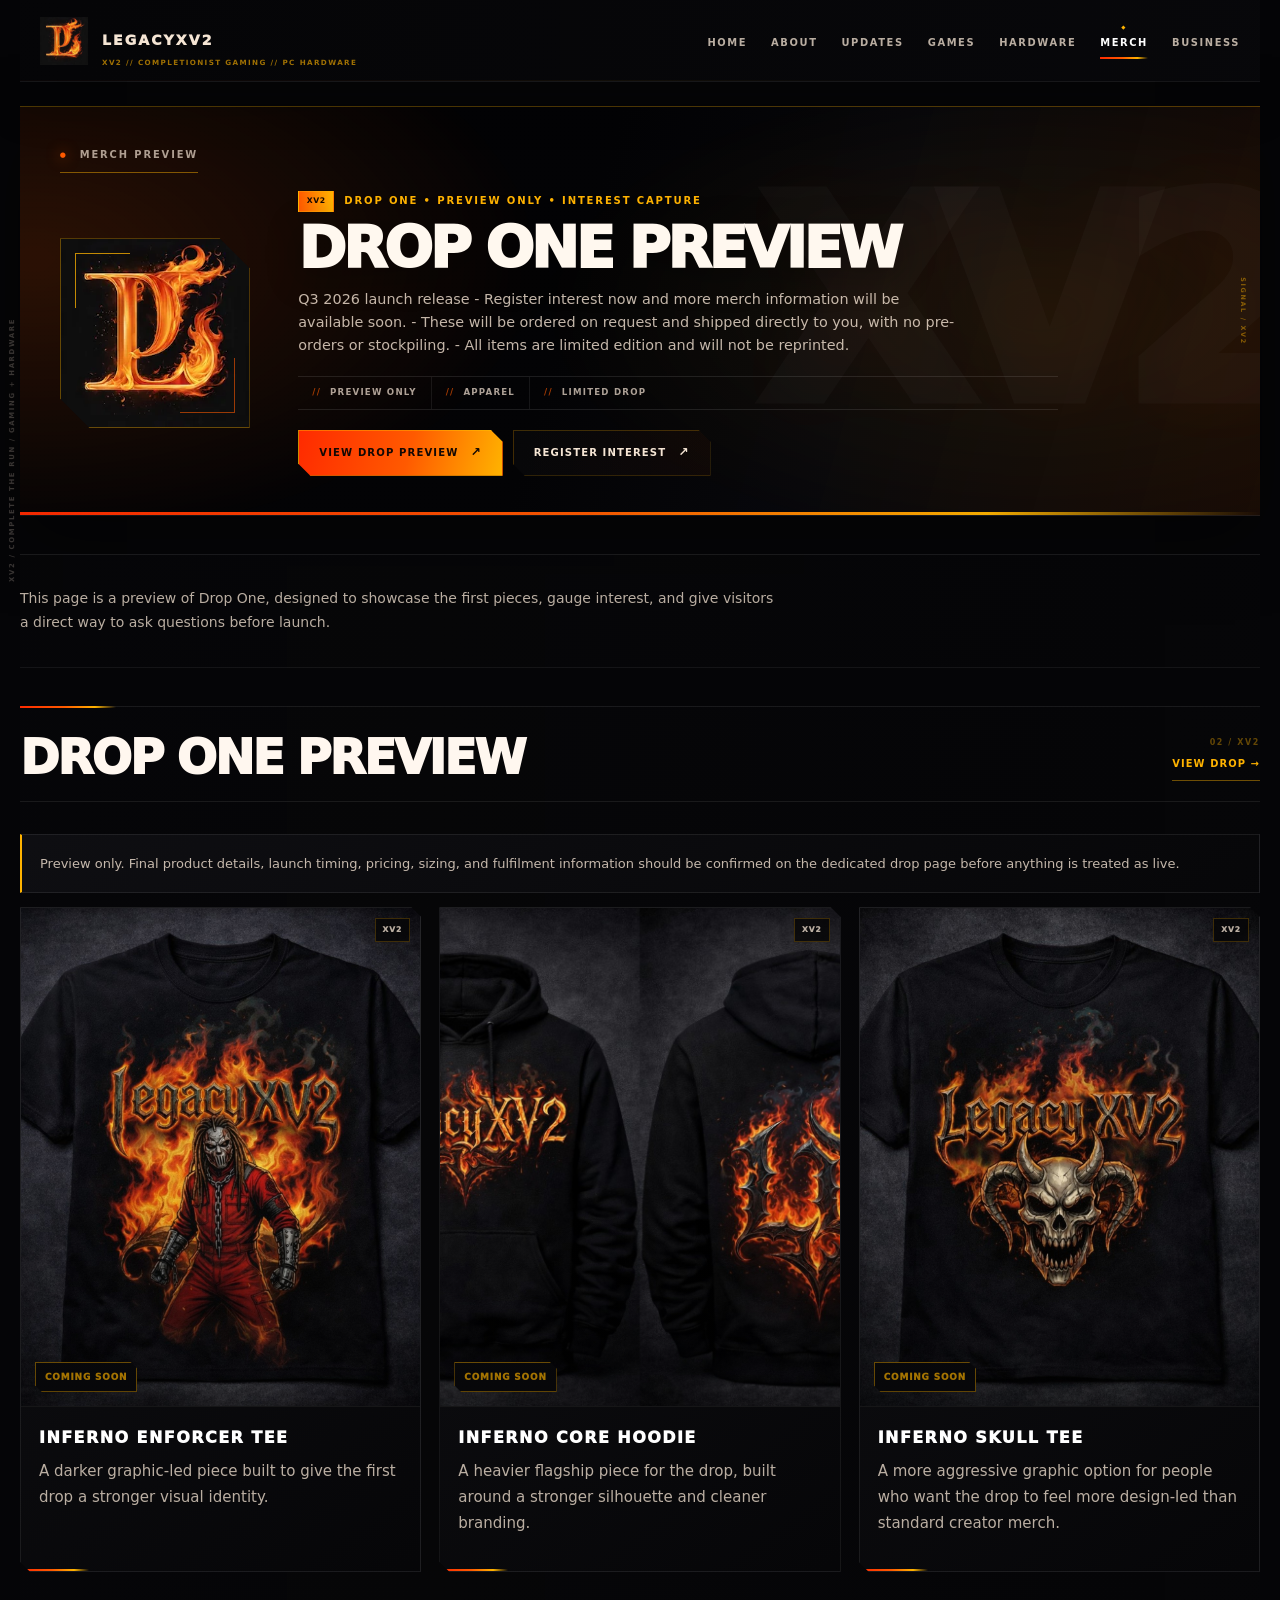
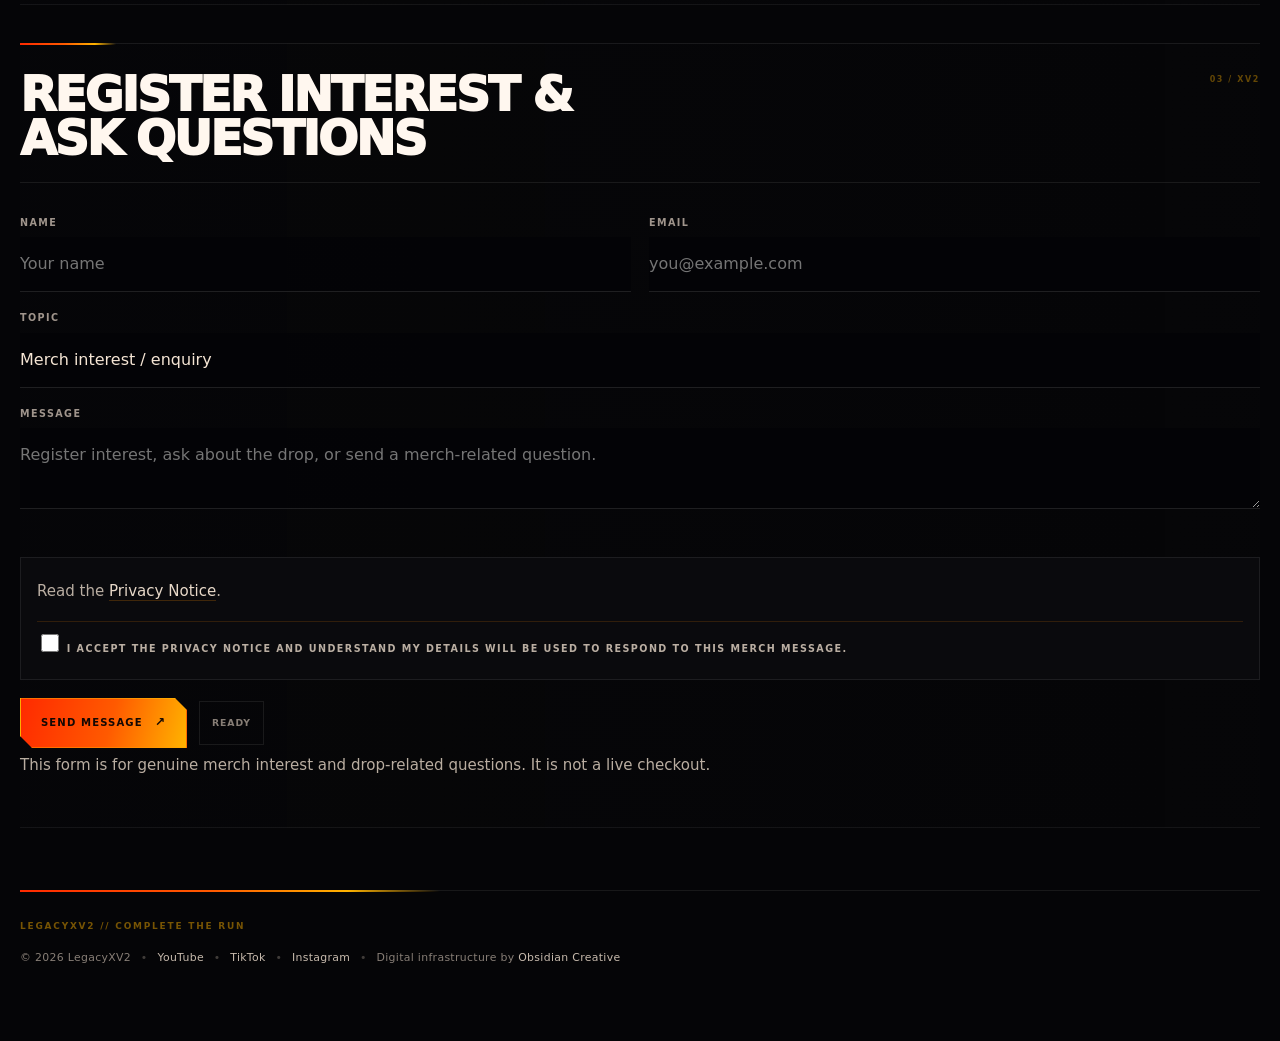
<file: merch.html>
<!doctype html>
<html lang="en-GB">
<head>
  <meta charset="utf-8" />
  <meta name="viewport" content="width=device-width, initial-scale=1" />
  <meta name="robots" content="noindex,follow" />

  <title>LegacyXV2 — Merch Preview & Drop One Interest</title>
  <meta name="description" content="Preview Drop One merchandise from LegacyXV2 and register interest for upcoming apparel releases." />
  <link rel="canonical" href="https://legacyxv2.co.uk/merch.html" />

  <link rel="icon" href="/favicon.ico" />
  <link rel="stylesheet" href="/styles.css?v=14" />
  <script src="https://challenges.cloudflare.com/turnstile/v0/api.js" async defer></script>

  <style>
    .merchIntro {
      max-width: 760px;
      color: rgba(255,238,221,0.84);
    }

    .merchIntro p {
      margin: 0;
      font-size: 14px;
      line-height: 1.7;
    }

    .merchGrid {
      display: grid;
      grid-template-columns: repeat(3, 1fr);
      gap: 14px;
    }

    .merchCard {
      overflow: hidden;
      border-radius: 16px;
      border: 1px solid rgba(255,140,0,0.18);
      background: rgba(0,0,0,0.28);
      box-shadow: inset 0 0 0 1px rgba(0,0,0,0.45);
    }

    .merchCard__media {
      position: relative;
      aspect-ratio: 16 / 9;
      overflow: hidden;
      border-bottom: 1px solid rgba(255,140,0,0.18);
      background: rgba(0,0,0,0.34);
    }

    .merchCard__media img {
      width: 100%;
      height: 100%;
      object-fit: cover;
      display: block;
    }

    .merchCard__label {
      position: absolute;
      left: 12px;
      bottom: 12px;
      padding: 6px 10px;
      border-radius: 999px;
      background: linear-gradient(135deg, #ff2a00, #ffb300);
      color: #1a0b06;
      font-size: 11px;
      font-weight: 1000;
      letter-spacing: .8px;
      text-transform: uppercase;
      box-shadow:
        0 0 12px rgba(255,90,0,0.24),
        0 0 24px rgba(255,179,0,0.14);
    }

    .merchCard__body {
      padding: 14px;
    }

    .merchCard__title {
      margin: 0 0 8px;
      font-size: 13px;
      font-weight: 1000;
      letter-spacing: 1px;
      text-transform: uppercase;
      color: rgba(255,238,221,0.94);
    }

    .merchCard__text {
      margin: 0;
      font-size: 13px;
      line-height: 1.6;
      color: rgba(255,238,221,0.74);
    }

    .previewNote {
      padding: 14px;
      border-radius: 14px;
      border: 1px solid rgba(255,140,0,0.18);
      background: rgba(0,0,0,0.22);
      color: rgba(255,238,221,0.76);
      font-size: 13px;
      line-height: 1.65;
    }

    .gdprBox {
      margin-top: 4px;
      padding: 12px 14px;
      border-radius: 16px;
      border: 1px solid rgba(255,140,0,0.18);
      background: rgba(0,0,0,0.22);
      color: rgba(255,238,221,0.76);
      font-size: 12px;
      line-height: 1.6;
    }

    .gdprText {
      margin: 0 0 10px;
    }

    .gdprText a {
      color: rgba(255,238,221,0.90);
      text-decoration: none;
      border-bottom: 1px solid rgba(255,140,0,0.22);
    }

    .gdprCheck {
      display: flex;
      align-items: flex-start;
      gap: 10px;
      padding-top: 10px;
      border-top: 1px solid rgba(255,140,0,0.16);
    }

    .gdprCheck input {
      width: 18px;
      height: 18px;
      margin-top: 2px;
      accent-color: #ffb300;
    }

    .gdprCheck label {
      font-size: 12px;
      color: rgba(255,238,221,0.82);
      line-height: 1.55;
    }

    .merchContactNote {
      margin-top: 10px;
      font-size: 12px;
      line-height: 1.6;
      color: rgba(255,238,221,0.68);
    }

    @media (max-width: 980px) {
      .merchGrid {
        grid-template-columns: 1fr;
      }
    }
  </style>
</head>

<body class="merch">
  <main class="wrap">

    <nav class="topnav" aria-label="Primary">
      <div class="navlinks">
        <a class="navlink" href="/">Home</a>
        <a class="navlink" href="/about.html">About</a>
        <a class="navlink" href="/updates.html">Updates</a>
        <a class="navlink" href="/game.html">Games</a>
        <a class="navlink" href="/hardware.html">Hardware</a>
        <a class="navlink active" href="/merch.html">Merch</a>
        <a class="navlink" href="/business.html">Business</a>
      </div>
    </nav>

    <header class="heroFrame">
      <div class="heroFrame__glow" aria-hidden="true"></div>
      <div class="heroFrame__inner">
        <div class="heroTop">
          <div class="heroTop__label">
            <span class="heroTop__dot" aria-hidden="true"></span>
            MERCH PREVIEW
            <span class="heroTop__dot" aria-hidden="true"></span>
          </div>
        </div>

        <div class="heroMain">
          <div class="heroLogo">
            <img src="/logo-256.webp" width="256" height="256" alt="LegacyXV2 logo" class="heroLogo__img" />
          </div>

          <div class="heroCopy">
            <div class="heroRole">DROP ONE • PREVIEW ONLY • INTEREST CAPTURE</div>
            <h1 class="heroTitle">DROP ONE PREVIEW</h1>
            <p class="heroSub">
              Q3 2026 launch release - Register interest now and more merch information will be available soon. - These will be ordered on request and shipped directly to you, with no pre-orders or stockpiling. - All items are limited edition and will not be reprinted.
            </p>

            <div class="heroChips" aria-hidden="true">
              <span class="chip">Preview Only</span>
              <span class="chip">Apparel</span>
              <span class="chip">Limited Drop</span>
            </div>

            <div class="heroActions">
              <a class="btnPrimary" href="/drop-one.html">View Drop Preview</a>
              <a class="btnGhost" href="#merch-interest">Register Interest</a>
            </div>
          </div>
        </div>
      </div>
    </header>

    <section class="panel">
      <div class="panelBody">
        <div class="merchIntro">
          <p>
            This page is a preview of Drop One, designed to showcase the first pieces, gauge interest, and give visitors a direct way to ask questions before launch.
          </p>
        </div>
      </div>
    </section>

    <section class="panel">
      <div class="panelHead panelHead--split">
        <h2 class="panelTitle">Drop One Preview</h2>
        <a class="miniLink" href="/drop-one.html">View Drop →</a>
      </div>

      <div class="panelBody">
        <div class="previewNote">
          Preview only. Final product details, launch timing, pricing, sizing, and fulfilment information should be confirmed on the dedicated drop page before anything is treated as live.
        </div>

        <div style="height:14px"></div>

        <div class="merchGrid">
          <article class="merchCard">
            <div class="merchCard__media">
              <img src="/merch/inferno-enforcer-tee.jpg" alt="Inferno Enforcer Tee preview" />
              <span class="merchCard__label">Coming Soon</span>
            </div>
            <div class="merchCard__body">
              <h3 class="merchCard__title">Inferno Enforcer Tee</h3>
              <p class="merchCard__text">
                A darker graphic-led piece built to give the first drop a stronger visual identity.
              </p>
            </div>
          </article>

          <article class="merchCard">
            <div class="merchCard__media">
              <img src="/merch/inferno-core-hoodie.jpg" alt="Inferno Core Hoodie preview" />
              <span class="merchCard__label">Coming Soon</span>
            </div>
            <div class="merchCard__body">
              <h3 class="merchCard__title">Inferno Core Hoodie</h3>
              <p class="merchCard__text">
                A heavier flagship piece for the drop, built around a stronger silhouette and cleaner branding.
              </p>
            </div>
          </article>

          <article class="merchCard">
            <div class="merchCard__media">
              <img src="/merch/inferno-skull-tee.jpg" alt="Inferno Skull Tee preview" />
              <span class="merchCard__label">Coming Soon</span>
            </div>
            <div class="merchCard__body">
              <h3 class="merchCard__title">Inferno Skull Tee</h3>
              <p class="merchCard__text">
                A more aggressive graphic option for people who want the drop to feel more design-led than standard creator merch.
              </p>
            </div>
          </article>
        </div>
      </div>
    </section>

    <section class="panel" id="merch-interest">
      <div class="panelHead">
        <h2 class="panelTitle">Register Interest & Ask Questions</h2>
      </div>

      <div class="panelBody">
        <form id="merchForm" novalidate>
          <div class="formGrid">
            <div class="field">
              <label for="m_name">Name</label>
              <input class="input" id="m_name" name="name" type="text" placeholder="Your name" />
            </div>

            <div class="field">
              <label for="m_email">Email</label>
              <input class="input" id="m_email" name="email" type="email" placeholder="you@example.com" />
            </div>

            <div class="field full">
              <label for="m_topic">Topic</label>
              <input class="input" id="m_topic" name="topic" type="text" value="Merch interest / enquiry" required />
            </div>

            <div class="field full">
              <label for="m_message">Message</label>
              <textarea class="textarea" id="m_message" name="message" placeholder="Register interest, ask about the drop, or send a merch-related question." required></textarea>
            </div>

            <div class="field full">
              <div class="cf-turnstile" data-sitekey="0x4AAAAAACXP03rjX-pyk88U" data-theme="dark"></div>
            </div>

            <div class="field full">
              <div class="gdprBox">
                <p class="gdprText">Read the <a href="/privacy.html">Privacy Notice</a>.</p>
                <label class="gdprCheck" for="m_privacy">
                  <input type="checkbox" id="m_privacy" required />
                  <span>I accept the Privacy Notice and understand my details will be used to respond to this merch message.</span>
                </label>
              </div>
            </div>

            <div class="field full">
              <div class="actions">
                <button type="submit" class="btnPrimary" id="m_submit">Send Message</button>
                <div class="formStatus" id="m_status" aria-live="polite">Ready</div>
              </div>

              <p class="merchContactNote">
                This form is for genuine merch interest and drop-related questions. It is not a live checkout.
              </p>
            </div>
          </div>
        </form>
      </div>
    </section>

    <footer class="footer">
      <p>
        © <span id="year"></span> LegacyXV2
        <span class="footerSep">•</span>
        <a href="https://youtube.com/@legacyxv2" target="_blank" rel="noopener">YouTube</a>
        <span class="footerSep">•</span>
        <a href="https://www.tiktok.com/@legacyxv2" target="_blank" rel="noopener">TikTok</a>
        <span class="footerSep">•</span>
        <a href="https://www.instagram.com/legacyxv2" target="_blank" rel="noopener">Instagram</a>
        <span class="footerSep">•</span>
        Digital infrastructure by <a href="https://obsidiancreative.uk" target="_blank" rel="noopener">Obsidian Creative</a>
      </p>
    </footer>
  </main>

  <script>
    document.getElementById("year").textContent = new Date().getFullYear();
    requestAnimationFrame(() => document.documentElement.classList.add("ready"));

    (function () {
      const form = document.getElementById("merchForm");
      const status = document.getElementById("m_status");
      const btn = document.getElementById("m_submit");
      const privacy = document.getElementById("m_privacy");

      function setStatus(message, kind) {
        status.textContent = message;
        status.setAttribute("data-kind", kind || "");
      }

      form.addEventListener("submit", async function (e) {
        e.preventDefault();

        const turnstileField = form.querySelector('[name="cf-turnstile-response"]');
        const turnstileToken = turnstileField ? turnstileField.value : "";

        if (!privacy.checked) {
          setStatus("Accept the privacy notice.", "error");
          return;
        }

        if (!turnstileToken) {
          setStatus("Complete the verification check.", "error");
          return;
        }

        btn.disabled = true;
        setStatus("Sending…", "busy");

        try {
          const resp = await fetch("/api/enquiry", {
            method: "POST",
            headers: { "Content-Type": "application/json" },
            body: JSON.stringify({
              page: "merch",
              name: form.name.value.trim(),
              email: form.email.value.trim(),
              topic: form.topic.value.trim(),
              message: form.message.value.trim(),
              turnstileToken: turnstileToken
            })
          });

          if (resp.ok) {
            setStatus("Message sent.", "ok");
            form.reset();
            if (window.turnstile) {
              window.turnstile.reset();
            }
          } else {
            setStatus("Failed to send. Try again.", "error");
          }
        } catch (err) {
          setStatus("Network error. Try again.", "error");
        } finally {
          btn.disabled = false;
        }
      });
    })();
  </script>
</body>
</html>
</file>
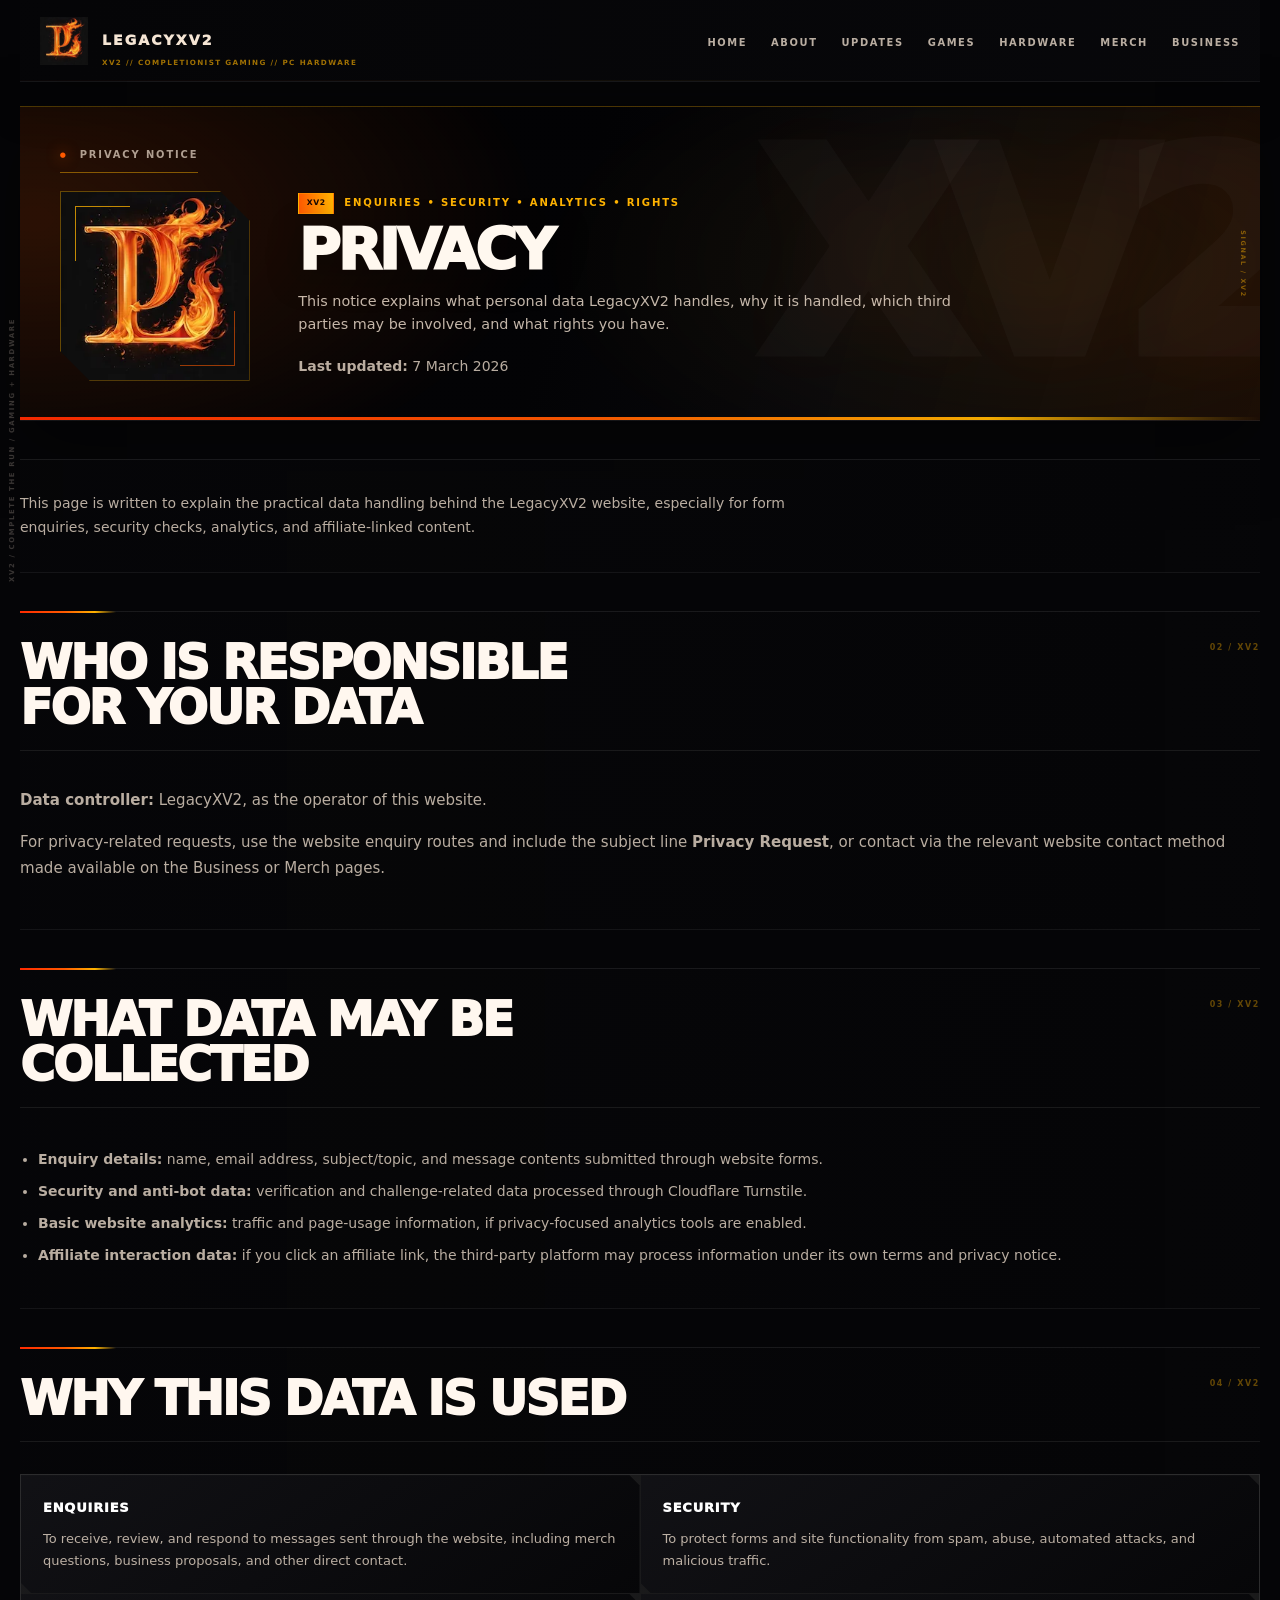
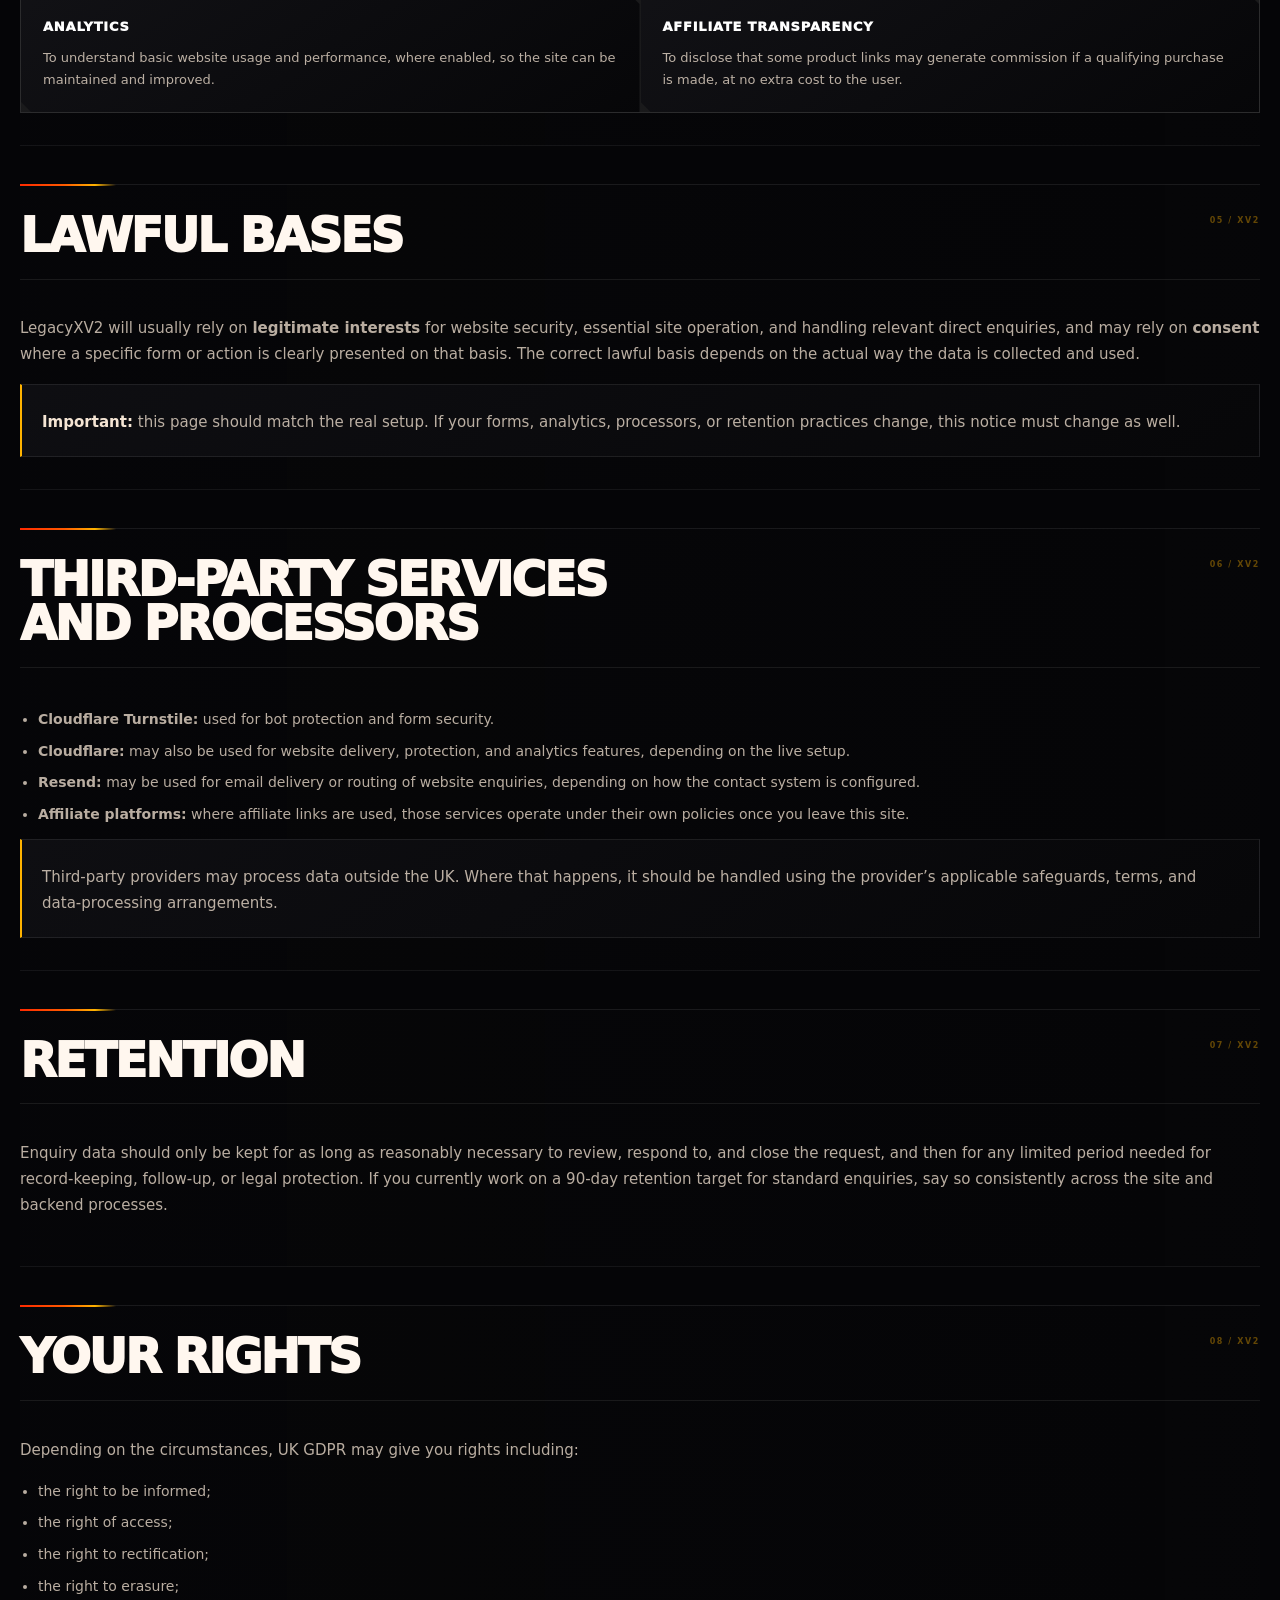
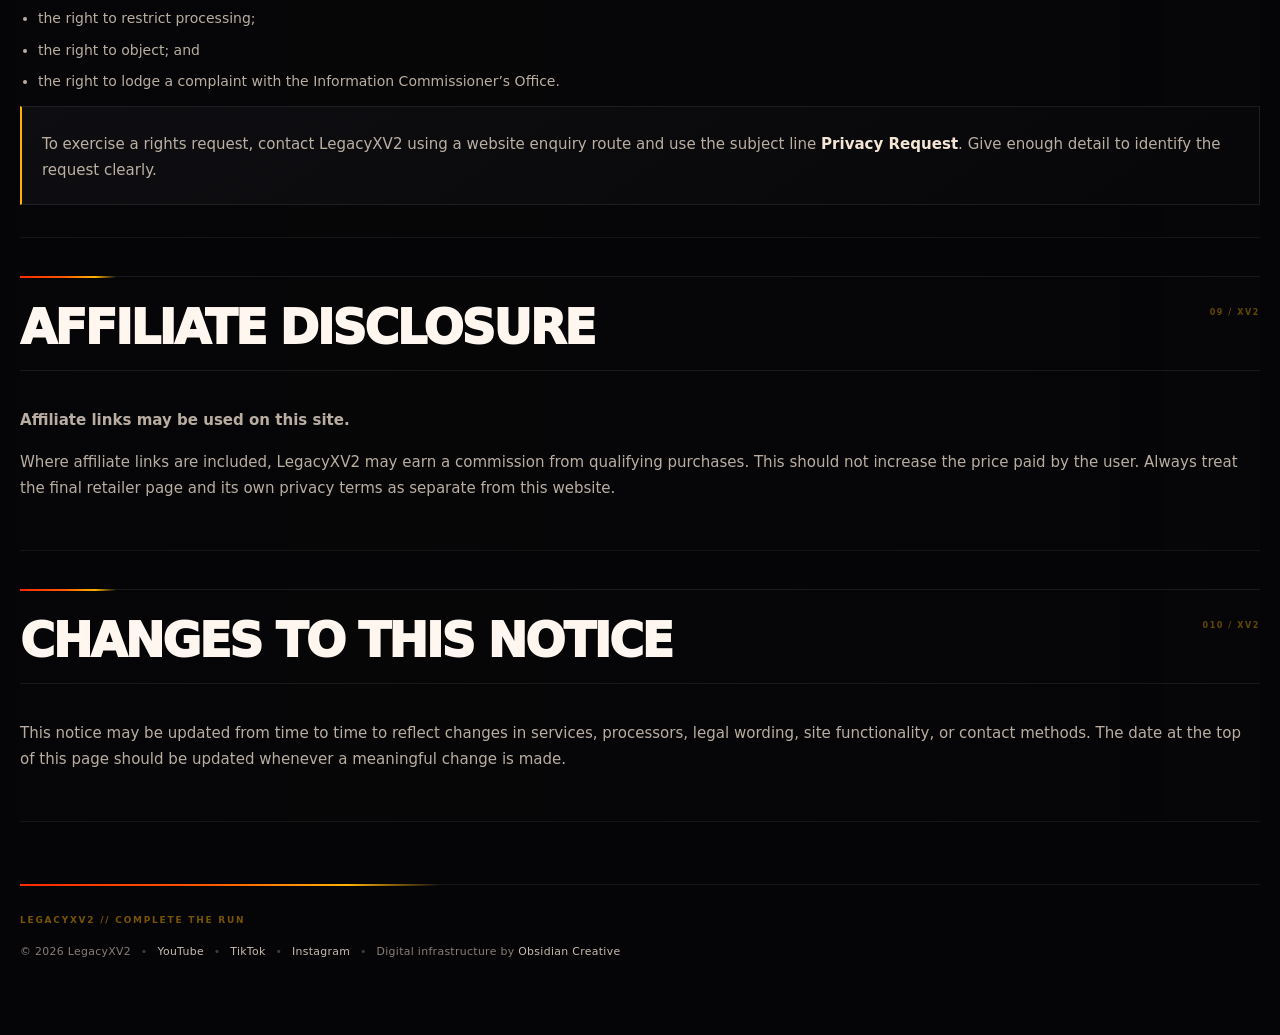
<file: privacy.html>
<!doctype html>
<html lang="en-GB">
<head>
  <meta charset="utf-8" />
  <meta name="viewport" content="width=device-width, initial-scale=1" />

  <title>LegacyXV2 — Privacy Notice</title>
  <meta name="description" content="Privacy Notice for LegacyXV2 covering enquiries, security checks, analytics, affiliate disclosures, and your UK GDPR rights." />
  <meta name="robots" content="index,follow" />
  <link rel="canonical" href="https://legacyxv2.co.uk/privacy.html" />

  <meta property="og:site_name" content="LegacyXV2" />
  <meta property="og:type" content="website" />
  <meta property="og:url" content="https://legacyxv2.co.uk/privacy.html" />
  <meta property="og:title" content="LegacyXV2 — Privacy Notice" />
  <meta property="og:description" content="How LegacyXV2 handles enquiries, security checks, analytics, affiliate disclosures, and privacy rights." />
  <meta property="og:image" content="https://legacyxv2.co.uk/og-legacyxv2.jpg" />
  <meta property="og:image:secure_url" content="https://legacyxv2.co.uk/og-legacyxv2.jpg" />

  <meta name="twitter:card" content="summary_large_image" />
  <meta name="twitter:title" content="LegacyXV2 — Privacy Notice" />
  <meta name="twitter:description" content="How LegacyXV2 handles enquiries, security checks, analytics, affiliate disclosures, and privacy rights." />
  <meta name="twitter:image" content="https://legacyxv2.co.uk/og-legacyxv2.jpg" />

  <link rel="icon" href="/favicon.ico" />
  <link rel="stylesheet" href="/styles.css?v=14" />

  <style>
    .legalIntro {
      max-width: 780px;
      color: rgba(255,238,221,0.84);
    }

    .legalIntro p {
      margin: 0;
      font-size: 14px;
      line-height: 1.7;
    }

    .legalList {
      margin: 0;
      padding-left: 18px;
      color: rgba(255,238,221,0.86);
      line-height: 1.7;
      font-size: 14px;
      list-style-type: disc;
    }

    .legalList li {
      margin: 8px 0;
    }

    .legalMeta {
      margin: 0;
      color: rgba(255,238,221,0.74);
      line-height: 1.7;
      font-size: 14px;
    }

    .legalKicker {
      margin: 0 0 10px;
      color: rgba(255,238,221,0.92);
      line-height: 1.6;
      font-size: 14px;
    }

    .legalLink {
      color: rgba(255,238,221,0.92);
      text-decoration: none;
      border-bottom: 1px solid rgba(255,140,0,0.22);
      padding-bottom: 1px;
    }

    .legalLink:hover {
      border-bottom-color: rgba(255,140,0,0.55);
    }

    .callout {
      margin-top: 12px;
      padding: 14px;
      border-radius: 14px;
      border: 1px solid rgba(255,140,0,0.18);
      background: rgba(0,0,0,0.22);
      box-shadow: inset 0 0 0 1px rgba(0,0,0,0.35);
    }

    .callout p:last-child {
      margin-bottom: 0;
    }

    .callout strong {
      color: rgba(255,238,221,0.96);
    }

    .legalGrid {
      display: grid;
      grid-template-columns: 1fr 1fr;
      gap: 14px;
    }

    .legalCard {
      padding: 16px;
      border-radius: 16px;
      border: 1px solid rgba(255,140,0,0.18);
      background: rgba(0,0,0,0.24);
      box-shadow: inset 0 0 0 1px rgba(0,0,0,0.35);
    }

    .legalCard h3 {
      margin: 0 0 10px;
      font-size: 13px;
      font-weight: 1000;
      letter-spacing: .8px;
      text-transform: uppercase;
      color: rgba(255,238,221,0.94);
    }

    .legalCard p {
      margin: 0;
      font-size: 13px;
      line-height: 1.65;
      color: rgba(255,238,221,0.76);
    }

    @media (max-width: 980px) {
      .legalGrid {
        grid-template-columns: 1fr;
      }
    }
  </style>

  <script type="application/ld+json">
  {
    "@context":"https://schema.org",
    "@graph":[
      {
        "@type":"WebSite",
        "@id":"https://legacyxv2.co.uk/#website",
        "url":"https://legacyxv2.co.uk/",
        "name":"LegacyXV2",
        "inLanguage":"en-GB"
      },
      {
        "@type":"WebPage",
        "@id":"https://legacyxv2.co.uk/privacy.html#webpage",
        "url":"https://legacyxv2.co.uk/privacy.html",
        "name":"LegacyXV2 — Privacy Notice",
        "isPartOf":{"@id":"https://legacyxv2.co.uk/#website"}
      }
    ]
  }
  </script>
</head>

<body class="privacy">
  <main class="wrap">

    <nav class="topnav" aria-label="Primary">
      <div class="navlinks">
        <a class="navlink" href="/">Home</a>
        <a class="navlink" href="/about.html">About</a>
        <a class="navlink" href="/updates.html">Updates</a>
        <a class="navlink" href="/game.html">Games</a>
        <a class="navlink" href="/hardware.html">Hardware</a>
        <a class="navlink" href="/merch.html">Merch</a>
        <a class="navlink" href="/business.html">Business</a>
      </div>
    </nav>

    <header class="heroFrame">
      <div class="heroFrame__glow" aria-hidden="true"></div>
      <div class="heroFrame__inner">
        <div class="heroTop">
          <div class="heroTop__label">
            <span class="heroTop__dot" aria-hidden="true"></span>
            PRIVACY NOTICE
            <span class="heroTop__dot" aria-hidden="true"></span>
          </div>
        </div>

        <div class="heroMain">
          <div class="heroLogo" aria-hidden="true">
            <img src="/logo-256.webp" alt="" class="heroLogo__img" loading="lazy" width="256" height="256" />
          </div>

          <div class="heroCopy">
            <div class="heroRole">ENQUIRIES • SECURITY • ANALYTICS • RIGHTS</div>
            <h1 class="heroTitle">PRIVACY</h1>
            <p class="heroSub">
              This notice explains what personal data LegacyXV2 handles, why it is handled, which third parties may be involved, and what rights you have.
            </p>
            <p class="legalMeta"><strong>Last updated:</strong> <span id="lastUpdated"></span></p>
          </div>
        </div>
      </div>
    </header>

    <section class="panel">
      <div class="panelBody">
        <div class="legalIntro">
          <p>
            This page is written to explain the practical data handling behind the LegacyXV2 website, especially for form enquiries, security checks, analytics, and affiliate-linked content.
          </p>
        </div>
      </div>
    </section>

    <section class="panel">
      <div class="panelHead">
        <h2 class="panelTitle">Who is responsible for your data</h2>
      </div>
      <div class="panelBody">
        <p class="legalKicker"><strong>Data controller:</strong> LegacyXV2, as the operator of this website.</p>
        <p class="legalMeta">
          For privacy-related requests, use the website enquiry routes and include the subject line <strong>Privacy Request</strong>, or contact via the relevant website contact method made available on the Business or Merch pages.
        </p>
      </div>
    </section>

    <section class="panel">
      <div class="panelHead">
        <h2 class="panelTitle">What data may be collected</h2>
      </div>
      <div class="panelBody">
        <ul class="legalList">
          <li><strong>Enquiry details:</strong> name, email address, subject/topic, and message contents submitted through website forms.</li>
          <li><strong>Security and anti-bot data:</strong> verification and challenge-related data processed through Cloudflare Turnstile.</li>
          <li><strong>Basic website analytics:</strong> traffic and page-usage information, if privacy-focused analytics tools are enabled.</li>
          <li><strong>Affiliate interaction data:</strong> if you click an affiliate link, the third-party platform may process information under its own terms and privacy notice.</li>
        </ul>
      </div>
    </section>

    <section class="panel">
      <div class="panelHead">
        <h2 class="panelTitle">Why this data is used</h2>
      </div>
      <div class="panelBody">
        <div class="legalGrid">
          <article class="legalCard">
            <h3>Enquiries</h3>
            <p>
              To receive, review, and respond to messages sent through the website, including merch questions, business proposals, and other direct contact.
            </p>
          </article>

          <article class="legalCard">
            <h3>Security</h3>
            <p>
              To protect forms and site functionality from spam, abuse, automated attacks, and malicious traffic.
            </p>
          </article>

          <article class="legalCard">
            <h3>Analytics</h3>
            <p>
              To understand basic website usage and performance, where enabled, so the site can be maintained and improved.
            </p>
          </article>

          <article class="legalCard">
            <h3>Affiliate transparency</h3>
            <p>
              To disclose that some product links may generate commission if a qualifying purchase is made, at no extra cost to the user.
            </p>
          </article>
        </div>
      </div>
    </section>

    <section class="panel">
      <div class="panelHead">
        <h2 class="panelTitle">Lawful bases</h2>
      </div>
      <div class="panelBody">
        <p class="legalMeta">
          LegacyXV2 will usually rely on <strong>legitimate interests</strong> for website security, essential site operation, and handling relevant direct enquiries, and may rely on <strong>consent</strong> where a specific form or action is clearly presented on that basis. The correct lawful basis depends on the actual way the data is collected and used.
        </p>

        <div class="callout">
          <p class="legalMeta">
            <strong>Important:</strong> this page should match the real setup. If your forms, analytics, processors, or retention practices change, this notice must change as well.
          </p>
        </div>
      </div>
    </section>

    <section class="panel">
      <div class="panelHead">
        <h2 class="panelTitle">Third-party services and processors</h2>
      </div>
      <div class="panelBody">
        <ul class="legalList">
          <li><strong>Cloudflare Turnstile:</strong> used for bot protection and form security.</li>
          <li><strong>Cloudflare:</strong> may also be used for website delivery, protection, and analytics features, depending on the live setup.</li>
          <li><strong>Resend:</strong> may be used for email delivery or routing of website enquiries, depending on how the contact system is configured.</li>
          <li><strong>Affiliate platforms:</strong> where affiliate links are used, those services operate under their own policies once you leave this site.</li>
        </ul>

        <div class="callout">
          <p class="legalMeta">
            Third-party providers may process data outside the UK. Where that happens, it should be handled using the provider’s applicable safeguards, terms, and data-processing arrangements.
          </p>
        </div>
      </div>
    </section>

    <section class="panel">
      <div class="panelHead">
        <h2 class="panelTitle">Retention</h2>
      </div>
      <div class="panelBody">
        <p class="legalMeta">
          Enquiry data should only be kept for as long as reasonably necessary to review, respond to, and close the request, and then for any limited period needed for record-keeping, follow-up, or legal protection. If you currently work on a 90-day retention target for standard enquiries, say so consistently across the site and backend processes.
        </p>
      </div>
    </section>

    <section class="panel">
      <div class="panelHead">
        <h2 class="panelTitle">Your rights</h2>
      </div>
      <div class="panelBody">
        <p class="legalKicker">
          Depending on the circumstances, UK GDPR may give you rights including:
        </p>
        <ul class="legalList">
          <li>the right to be informed;</li>
          <li>the right of access;</li>
          <li>the right to rectification;</li>
          <li>the right to erasure;</li>
          <li>the right to restrict processing;</li>
          <li>the right to object; and</li>
          <li>the right to lodge a complaint with the Information Commissioner’s Office.</li>
        </ul>

        <div class="callout">
          <p class="legalMeta">
            To exercise a rights request, contact LegacyXV2 using a website enquiry route and use the subject line <strong>Privacy Request</strong>. Give enough detail to identify the request clearly.
          </p>
        </div>
      </div>
    </section>

    <section class="panel">
      <div class="panelHead">
        <h2 class="panelTitle">Affiliate disclosure</h2>
      </div>
      <div class="panelBody">
        <p class="legalKicker"><strong>Affiliate links may be used on this site.</strong></p>
        <p class="legalMeta">
          Where affiliate links are included, LegacyXV2 may earn a commission from qualifying purchases. This should not increase the price paid by the user. Always treat the final retailer page and its own privacy terms as separate from this website.
        </p>
      </div>
    </section>

    <section class="panel">
      <div class="panelHead">
        <h2 class="panelTitle">Changes to this notice</h2>
      </div>
      <div class="panelBody">
        <p class="legalMeta">
          This notice may be updated from time to time to reflect changes in services, processors, legal wording, site functionality, or contact methods. The date at the top of this page should be updated whenever a meaningful change is made.
        </p>
      </div>
    </section>

    <footer class="footer">
      <p>
        © <span id="year"></span> LegacyXV2
        <span class="footerSep">•</span>
        <a href="https://youtube.com/@legacyxv2" target="_blank" rel="noopener">YouTube</a>
        <span class="footerSep">•</span>
        <a href="https://www.tiktok.com/@legacyxv2" target="_blank" rel="noopener">TikTok</a>
        <span class="footerSep">•</span>
        <a href="https://www.instagram.com/legacyxv2" target="_blank" rel="noopener">Instagram</a>
        <span class="footerSep">•</span>
        Digital infrastructure by <a href="https://obsidiancreative.uk" target="_blank" rel="noopener">Obsidian Creative</a>
      </p>
    </footer>

  </main>

  <script>
    document.getElementById("year").textContent = new Date().getFullYear();
    document.getElementById("lastUpdated").textContent = "7 March 2026";
    requestAnimationFrame(() => {
      document.documentElement.classList.add("ready");
    });
  </script>
</body>
</html>
</file>
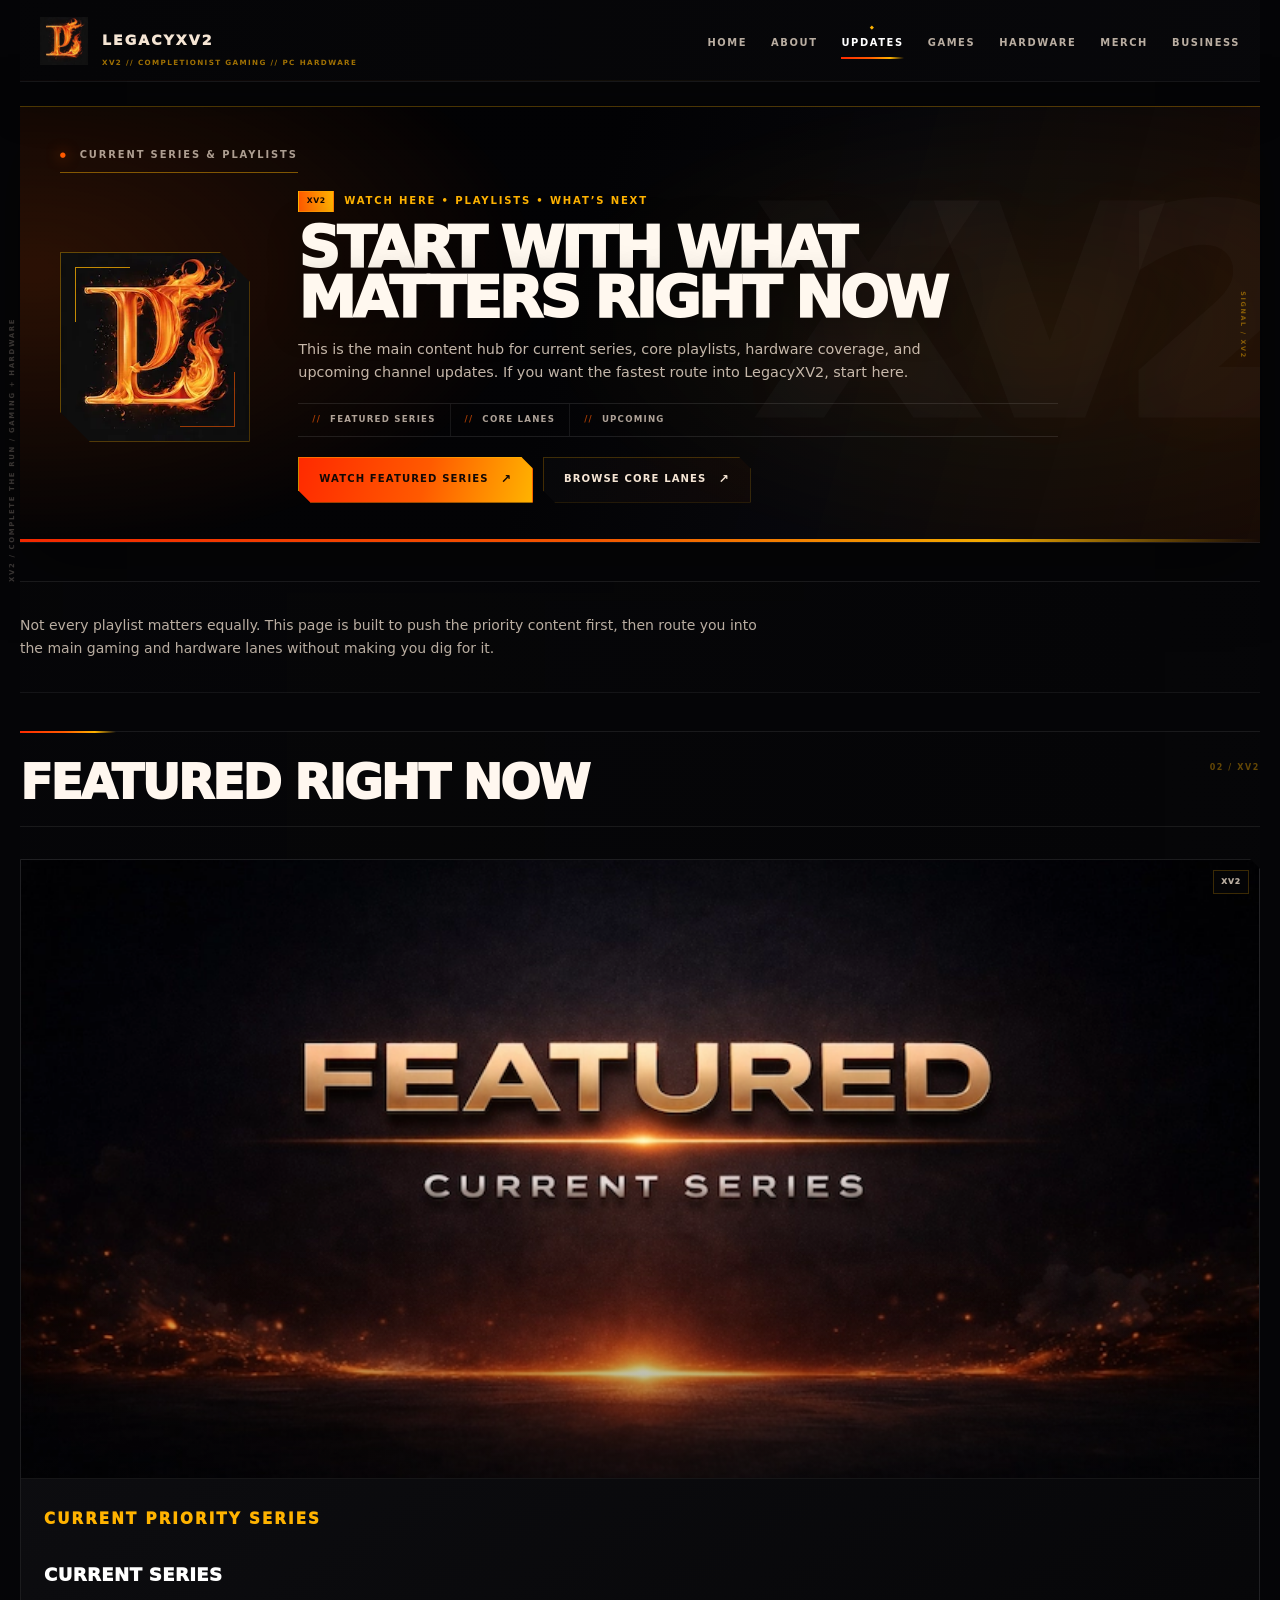
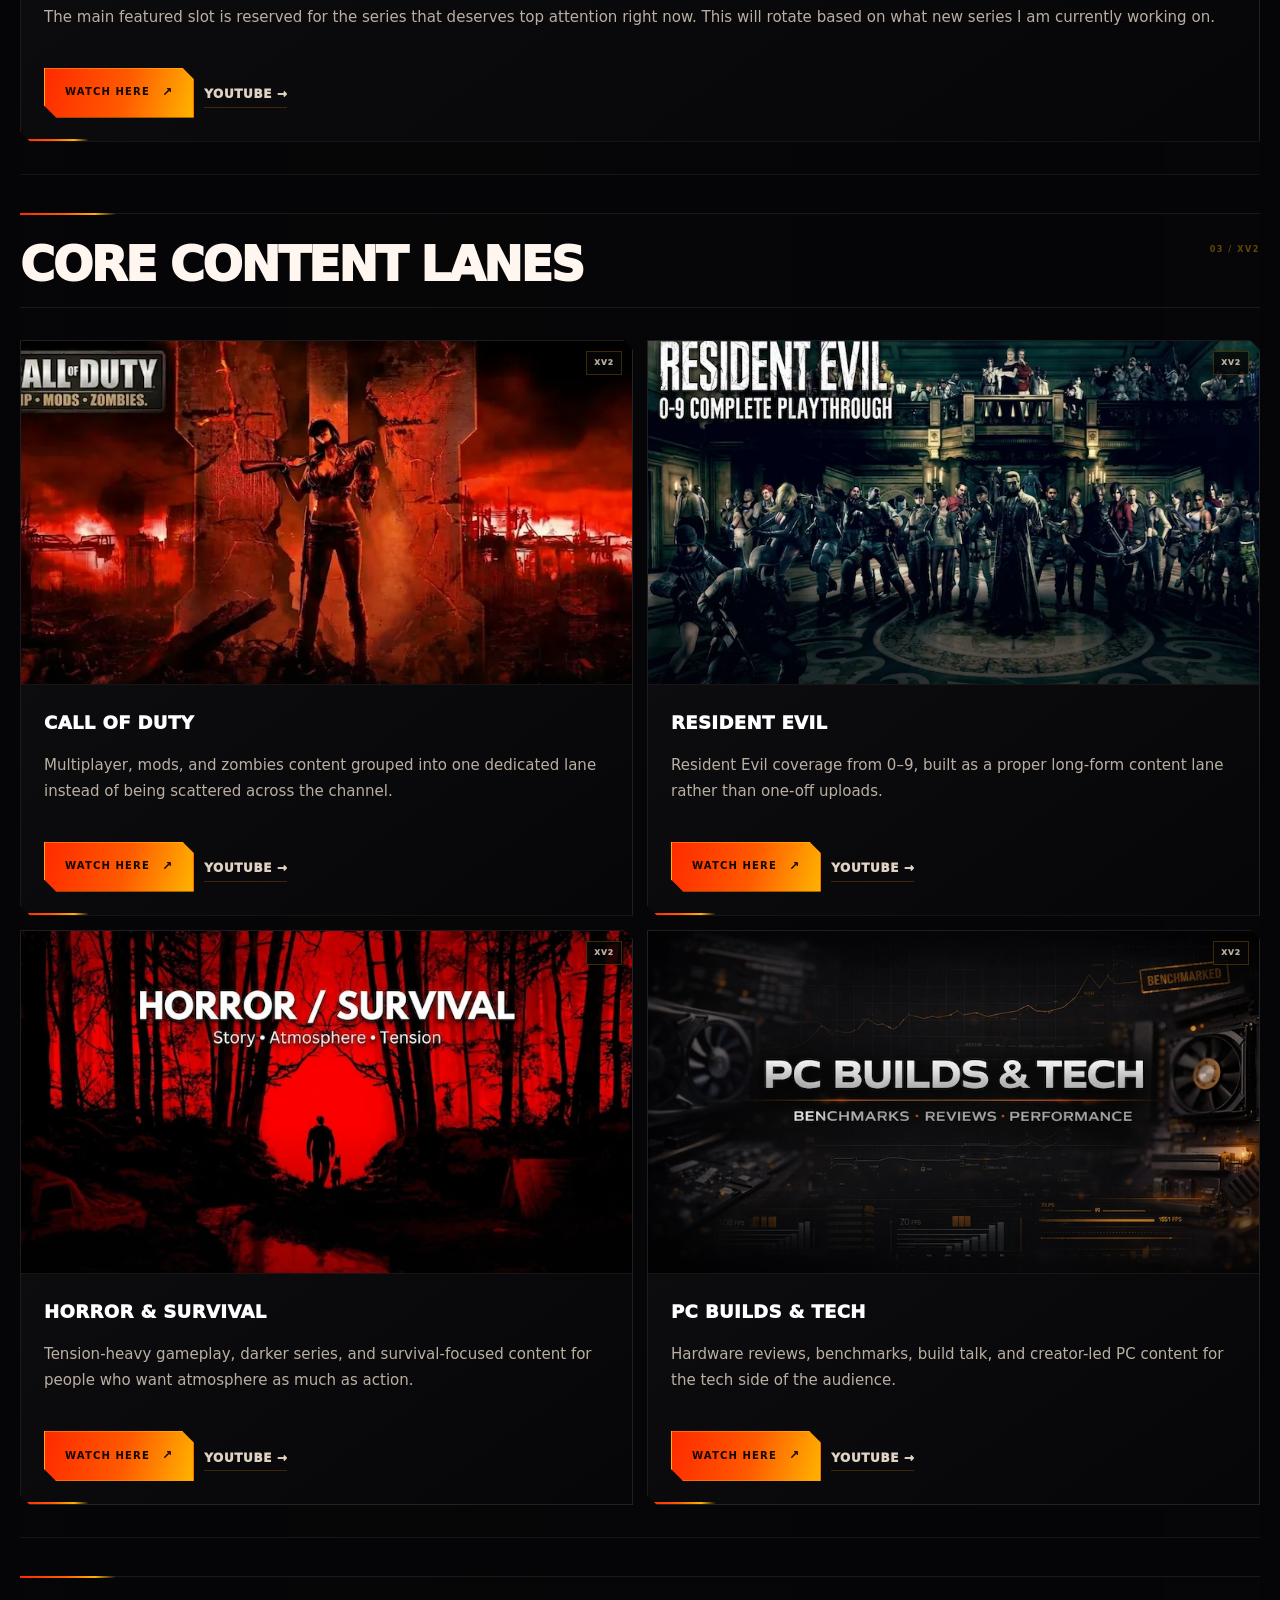
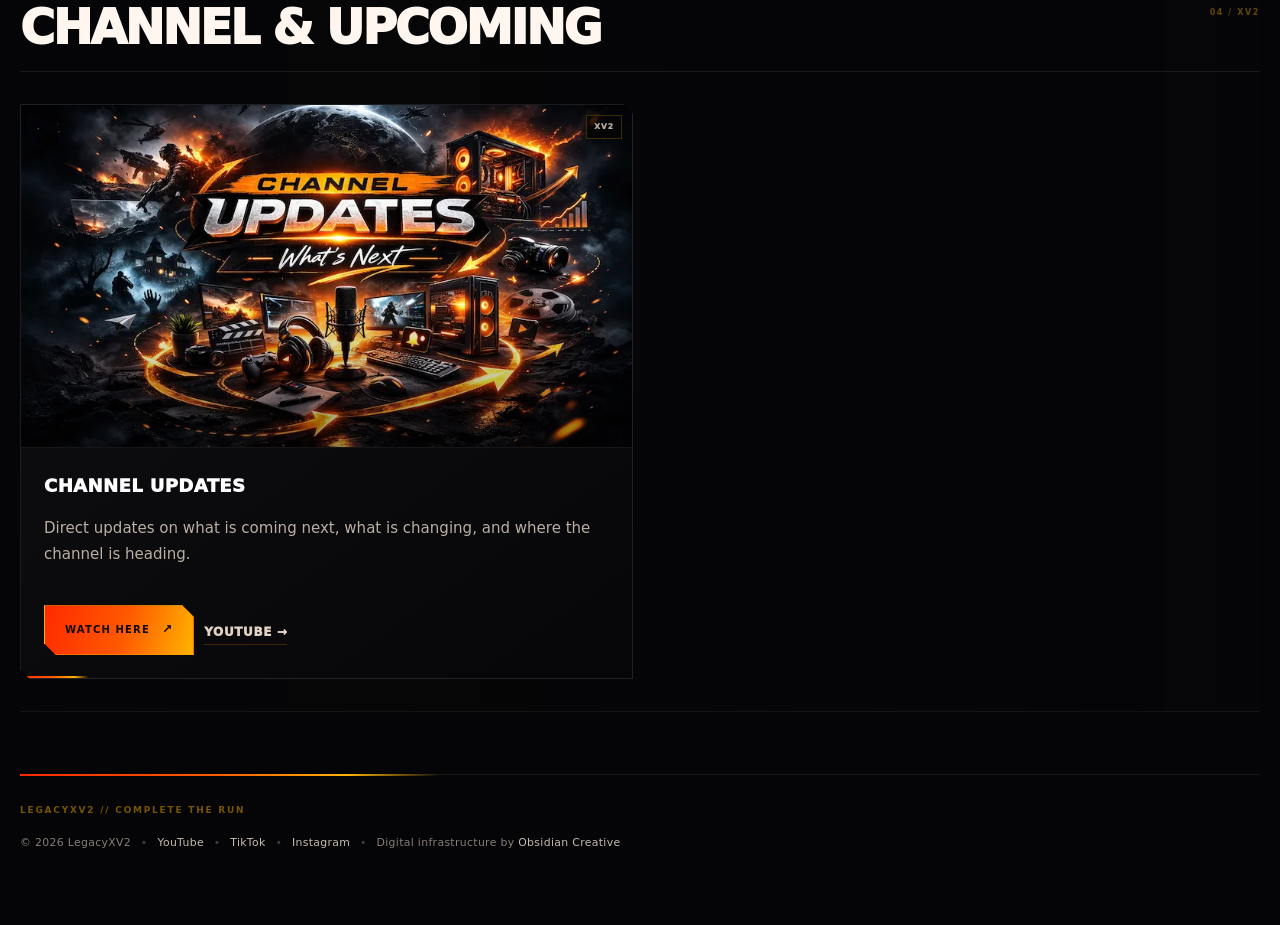
<file: updates.html>
<!doctype html>
<html lang="en-GB">
<head>
  <meta charset="utf-8" />
  <meta name="viewport" content="width=device-width, initial-scale=1" />

  <title>LegacyXV2 — Current Series, Playlists & Channel Updates</title>
  <meta name="description" content="Watch the current featured series, core playlists, hardware content, and upcoming channel updates from LegacyXV2." />
  <meta name="robots" content="index,follow" />
  <link rel="canonical" href="https://legacyxv2.co.uk/updates.html" />

  <meta property="og:site_name" content="LegacyXV2" />
  <meta property="og:type" content="website" />
  <meta property="og:url" content="https://legacyxv2.co.uk/updates.html" />
  <meta property="og:title" content="LegacyXV2 — Current Series, Playlists & Updates" />
  <meta property="og:description" content="Featured series, core content lanes, hardware playlists, and upcoming channel updates." />
  <meta property="og:image" content="https://legacyxv2.co.uk/og-legacyxv2.jpg" />

  <meta name="twitter:card" content="summary_large_image" />
  <meta name="twitter:title" content="LegacyXV2 — Current Series, Playlists & Updates" />
  <meta name="twitter:description" content="Featured series, core content lanes, hardware playlists, and upcoming channel updates." />
  <meta name="twitter:image" content="https://legacyxv2.co.uk/og-legacyxv2.jpg" />

  <link rel="icon" href="/favicon.ico" />
  <link rel="preload" as="image" href="/logo-256.webp" fetchpriority="high" />
  <link rel="stylesheet" href="/styles.css?v=14" />

  <style>
    .updatesIntro {
      max-width: 760px;
      color: rgba(255,238,221,0.82);
    }

    .updatesIntro p {
      margin: 0;
      font-size: 14px;
      line-height: 1.65;
    }

    .laneGrid {
      display: grid;
      gap: 14px;
      grid-template-columns: 1fr;
    }

    @media (min-width: 820px) {
      .laneGrid {
        grid-template-columns: repeat(2, 1fr);
      }
    }

    .featuredLane {
      grid-column: 1 / -1;
    }

    .featuredLane .mediaThumb {
      aspect-ratio: 16 / 8;
    }

    .featuredLead {
      margin: 0 0 10px;
      font-size: 12px;
      font-weight: 1000;
      letter-spacing: 1.2px;
      text-transform: uppercase;
      color: rgba(255,179,0,0.88);
    }

    .laneSub {
      margin: 0 0 12px;
      font-size: 13px;
      line-height: 1.65;
      color: rgba(255,238,221,0.78);
    }

    .laneActions {
      display: flex;
      flex-wrap: wrap;
      align-items: center;
      gap: 10px;
      margin-top: 10px;
    }

    .ytMini {
      display: inline-block;
      padding-bottom: 2px;
      border-bottom: 1px solid rgba(255,140,0,0.22);
      font-size: 12px;
      font-weight: 1000;
      letter-spacing: .6px;
      text-transform: uppercase;
      text-decoration: none;
      color: rgba(255,238,221,0.88);
      transition: border-color 0.2s ease, color 0.2s ease;
    }

    .ytMini:hover {
      border-bottom-color: rgba(255,140,0,0.55);
      color: #fff;
    }

    .sectionStack {
      display: grid;
      gap: 16px;
    }

    .modal__player {
      width: 100%;
      aspect-ratio: 16 / 9;
      overflow: hidden;
      border-radius: 14px;
      border: 1px solid rgba(255,140,0,0.18);
      background: #000;
    }

    .modal__player iframe {
      width: 100%;
      height: 100%;
      border: 0;
      display: block;
    }

    .mediaCard[id],
    .panel[id],
    section[id] {
      scroll-margin-top: 96px;
    }
  </style>
</head>

<body>
  <main class="wrap">

    <nav class="topnav" aria-label="Primary">
      <div class="navlinks">
        <a class="navlink" href="/">Home</a>
        <a class="navlink" href="/about.html">About</a>
        <a class="navlink active" href="/updates.html">Updates</a>
        <a class="navlink" href="/game.html">Games</a>
        <a class="navlink" href="/hardware.html">Hardware</a>
        <a class="navlink" href="/merch.html">Merch</a>
        <a class="navlink" href="/business.html">Business</a>
      </div>
    </nav>

    <header class="heroFrame">
      <div class="heroFrame__glow" aria-hidden="true"></div>
      <div class="heroFrame__inner">
        <div class="heroTop">
          <div class="heroTop__label">
            <span class="heroTop__dot" aria-hidden="true"></span>
            CURRENT SERIES & PLAYLISTS
            <span class="heroTop__dot" aria-hidden="true"></span>
          </div>
        </div>

        <div class="heroMain">
          <div class="heroLogo">
            <img
              src="/logo-256.webp"
              width="256"
              height="256"
              loading="eager"
              fetchpriority="high"
              decoding="async"
              alt="LegacyXV2 logo"
              class="heroLogo__img"
            />
          </div>

          <div class="heroCopy">
            <div class="heroRole">WATCH HERE • PLAYLISTS • WHAT’S NEXT</div>
            <h1 class="heroTitle">START WITH WHAT MATTERS RIGHT NOW</h1>
            <p class="heroSub">
              This is the main content hub for current series, core playlists, hardware coverage, and upcoming channel updates. If you want the fastest route into LegacyXV2, start here.
            </p>

            <div class="heroChips" aria-hidden="true">
              <span class="chip">Featured Series</span>
              <span class="chip">Core Lanes</span>
              <span class="chip">Upcoming</span>
            </div>

            <div class="heroActions">
              <a class="btnPrimary" href="#featured-series">Watch Featured Series</a>
              <a class="btnGhost" href="#core-lanes">Browse Core Lanes</a>
            </div>
          </div>
        </div>
      </div>
    </header>

    <section class="panel">
      <div class="panelBody">
        <div class="updatesIntro">
          <p>
            Not every playlist matters equally. This page is built to push the priority content first, then route you into the main gaming and hardware lanes without making you dig for it.
          </p>
        </div>
      </div>
    </section>

    <section class="panel" id="featured-series">
      <div class="panelHead">
        <h2 class="panelTitle">Featured Right Now</h2>
      </div>

      <div class="panelBody sectionStack">
        <div class="laneGrid">
          <article class="mediaCard featuredLane" id="featured-lane">
            <div class="mediaThumb">
              <img src="/updates-featured.webp" width="800" height="485" loading="lazy" alt="Featured series">
            </div>
            <div class="mediaBody">
              <p class="featuredLead">Current Priority Series</p>
              <h3 class="mediaTitle">Current Series</h3>
              <p class="laneSub">
                The main featured slot is reserved for the series that deserves top attention right now. This will rotate based on what new series I am currently working on.              <div class="laneActions">
                <button class="btnPrimary" type="button" data-watch data-title="Featured Series" data-list="PLee0iYLRqgZhhTmuoFAOYKk5M9lXUTsmU">Watch Here</button>
                <a class="ytMini" target="_blank" rel="noopener" href="https://youtube.com/playlist?list=PLee0iYLRqgZhhTmuoFAOYKk5M9lXUTsmU">YouTube →</a>
              </div>
            </div>
          </article>
        </div>
      </div>
    </section>

    <section class="panel" id="core-lanes">
      <div class="panelHead">
        <h2 class="panelTitle">Core Content Lanes</h2>
      </div>

      <div class="panelBody">
        <div class="laneGrid">
          <article class="mediaCard" id="cod-lane">
            <div class="mediaThumb">
              <img src="/updates-cod.webp" width="800" height="485" loading="lazy" alt="Call of Duty playlist">
            </div>
            <div class="mediaBody">
              <h3 class="mediaTitle">Call of Duty</h3>
              <p class="laneSub">
                Multiplayer, mods, and zombies content grouped into one dedicated lane instead of being scattered across the channel.
              </p>
              <div class="laneActions">
                <button class="btnPrimary" type="button" data-watch data-title="Call of Duty" data-list="PLee0iYLRqgZj6DEqVPGIIBAyN2Iz_vZSr">Watch Here</button>
                <a class="ytMini" target="_blank" rel="noopener" href="https://youtube.com/playlist?list=PLee0iYLRqgZj6DEqVPGIIBAyN2Iz_vZSr">YouTube →</a>
              </div>
            </div>
          </article>

          <article class="mediaCard" id="resident-evil-lane">
            <div class="mediaThumb">
              <img src="/updates-re.webp" width="800" height="485" loading="lazy" alt="Resident Evil playlist">
            </div>
            <div class="mediaBody">
              <h3 class="mediaTitle">Resident Evil</h3>
              <p class="laneSub">
                Resident Evil coverage from 0–9, built as a proper long-form content lane rather than one-off uploads.
              </p>
              <div class="laneActions">
                <button class="btnPrimary" type="button" data-watch data-title="Resident Evil" data-list="PLee0iYLRqgZiZx7KzEeVnb3pNZcB_Z-a4">Watch Here</button>
                <a class="ytMini" target="_blank" rel="noopener" href="https://youtube.com/playlist?list=PLee0iYLRqgZiZx7KzEeVnb3pNZcB_Z-a4">YouTube →</a>
              </div>
            </div>
          </article>

          <article class="mediaCard" id="horror-lane">
            <div class="mediaThumb">
              <img src="/updates-horror.webp" width="800" height="485" loading="lazy" alt="Horror and survival playlist">
            </div>
            <div class="mediaBody">
              <h3 class="mediaTitle">Horror & Survival</h3>
              <p class="laneSub">
                Tension-heavy gameplay, darker series, and survival-focused content for people who want atmosphere as much as action.
              </p>
              <div class="laneActions">
                <button class="btnPrimary" type="button" data-watch data-title="Horror & Survival" data-list="PLee0iYLRqgZgqayoNBl-Y5MVKqymn0yKX">Watch Here</button>
                <a class="ytMini" target="_blank" rel="noopener" href="https://youtube.com/playlist?list=PLee0iYLRqgZgqayoNBl-Y5MVKqymn0yKX">YouTube →</a>
              </div>
            </div>
          </article>

          <article class="mediaCard" id="hardware-lane">
            <div class="mediaThumb">
              <img src="/updates-tech.webp" width="800" height="485" loading="lazy" alt="PC builds and tech playlist">
            </div>
            <div class="mediaBody">
              <h3 class="mediaTitle">PC Builds & Tech</h3>
              <p class="laneSub">
                Hardware reviews, benchmarks, build talk, and creator-led PC content for the tech side of the audience.
              </p>
              <div class="laneActions">
                <button class="btnPrimary" type="button" data-watch data-title="PC Builds & Tech" data-list="PLee0iYLRqgZjZBJClp0LlTw4_cMQhCBLN">Watch Here</button>
                <a class="ytMini" target="_blank" rel="noopener" href="https://youtube.com/playlist?list=PLee0iYLRqgZjZBJClp0LlTw4_cMQhCBLN">YouTube →</a>
              </div>
            </div>
          </article>
        </div>
      </div>
    </section>

    <section class="panel" id="channel-updates-lane">
      <div class="panelHead">
        <h2 class="panelTitle">Channel & Upcoming</h2>
      </div>

      <div class="panelBody">
        <div class="laneGrid">
          <article class="mediaCard" id="updates-lane">
            <div class="mediaThumb">
              <img src="/updates-channel.webp" width="800" height="485" loading="lazy" alt="Channel updates playlist">
            </div>
            <div class="mediaBody">
              <h3 class="mediaTitle">Channel Updates</h3>
              <p class="laneSub">
                Direct updates on what is coming next, what is changing, and where the channel is heading.
              </p>
              <div class="laneActions">
                <button class="btnPrimary" type="button" data-watch data-title="Channel Updates" data-list="PLee0iYLRqgZi5APE2Rw5924aTaj0OwsF_">Watch Here</button>
                <a class="ytMini" target="_blank" rel="noopener" href="https://youtube.com/playlist?list=PLee0iYLRqgZi5APE2Rw5924aTaj0OwsF_">YouTube →</a>
              </div>
            </div>
          </article>
        </div>
      </div>
    </section>

    <footer class="footer">
      <p>
        © <span id="year"></span> LegacyXV2
        <span class="footerSep">•</span>
        <a href="https://youtube.com/@legacyxv2" target="_blank" rel="noopener">YouTube</a>
        <span class="footerSep">•</span>
        <a href="https://www.tiktok.com/@legacyxv2" target="_blank" rel="noopener">TikTok</a>
        <span class="footerSep">•</span>
        <a href="https://www.instagram.com/legacyxv2" target="_blank" rel="noopener">Instagram</a>
        <span class="footerSep">•</span>
        Digital infrastructure by <a href="https://obsidiancreative.uk" target="_blank" rel="noopener">Obsidian Creative</a>
      </p>
    </footer>

  </main>

  <div class="modal" id="ytModal" aria-hidden="true">
    <div class="modal__backdrop" data-close></div>
    <div class="modal__panel" role="dialog" aria-modal="true" aria-labelledby="ytModalTitle">
      <div class="modal__head">
        <h3 class="modal__title" id="ytModalTitle">Watch</h3>
        <button class="modal__close" type="button" aria-label="Close" data-close>✕</button>
      </div>
      <div class="modal__body">
        <div class="modal__player" id="ytModalPlayer"></div>
      </div>
      <div class="modal__foot">
        <button class="btnGhost" type="button" data-close>Close</button>
      </div>
    </div>
  </div>

  <script>
    document.getElementById("year").textContent = new Date().getFullYear();
    requestAnimationFrame(() => document.documentElement.classList.add("ready"));

    (function(){
      const modal = document.getElementById("ytModal");
      const titleEl = document.getElementById("ytModalTitle");
      const playerWrap = document.getElementById("ytModalPlayer");
      const body = document.body;
      let lastFocus = null;

      function openModal(title, playlistId){
        lastFocus = document.activeElement;
        titleEl.textContent = title;
        modal.classList.add("is-open");
        modal.setAttribute("aria-hidden", "false");
        body.classList.add("modal-open");
        playerWrap.innerHTML =
          '<iframe src="https://www.youtube.com/embed/videoseries?list=' +
          encodeURIComponent(playlistId) +
          '&autoplay=1&rel=0&modestbranding=1" title="' +
          title.replace(/"/g, '&quot;') +
          '" allow="accelerometer; autoplay; clipboard-write; encrypted-media; gyroscope; picture-in-picture" allowfullscreen></iframe>';
      }

      function closeModal(){
        modal.classList.remove("is-open");
        modal.setAttribute("aria-hidden", "true");
        body.classList.remove("modal-open");
        playerWrap.innerHTML = "";
        if (lastFocus) lastFocus.focus();
      }

      modal.addEventListener("click", (e) => {
        if (e.target.closest("[data-close]")) closeModal();
      });

      document.addEventListener("keydown", (e) => {
        if (e.key === "Escape" && modal.classList.contains("is-open")) {
          closeModal();
        }
      });

      document.querySelectorAll("[data-watch]").forEach((btn) => {
        btn.addEventListener("click", () => {
          openModal(
            btn.getAttribute("data-title"),
            btn.getAttribute("data-list")
          );
        });
      });
    })();
  </script>
</body>
</html>
</file>
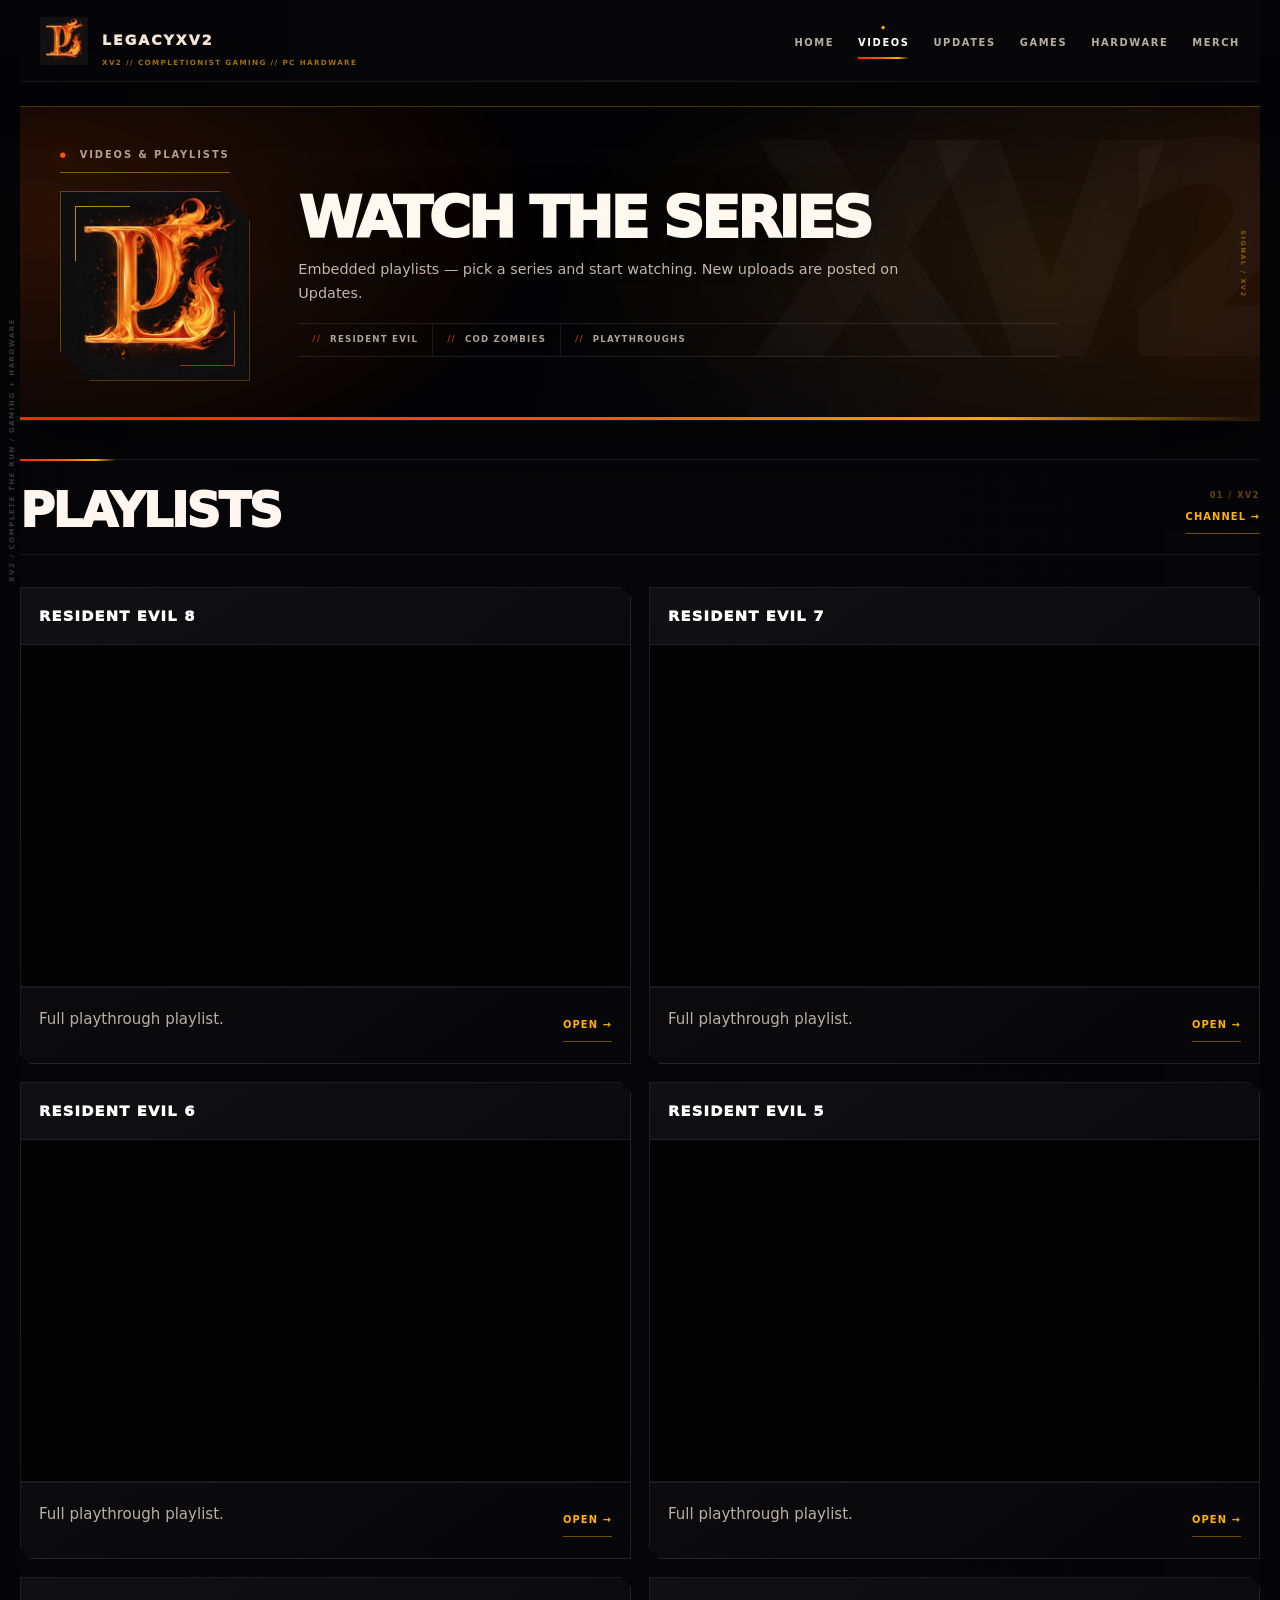
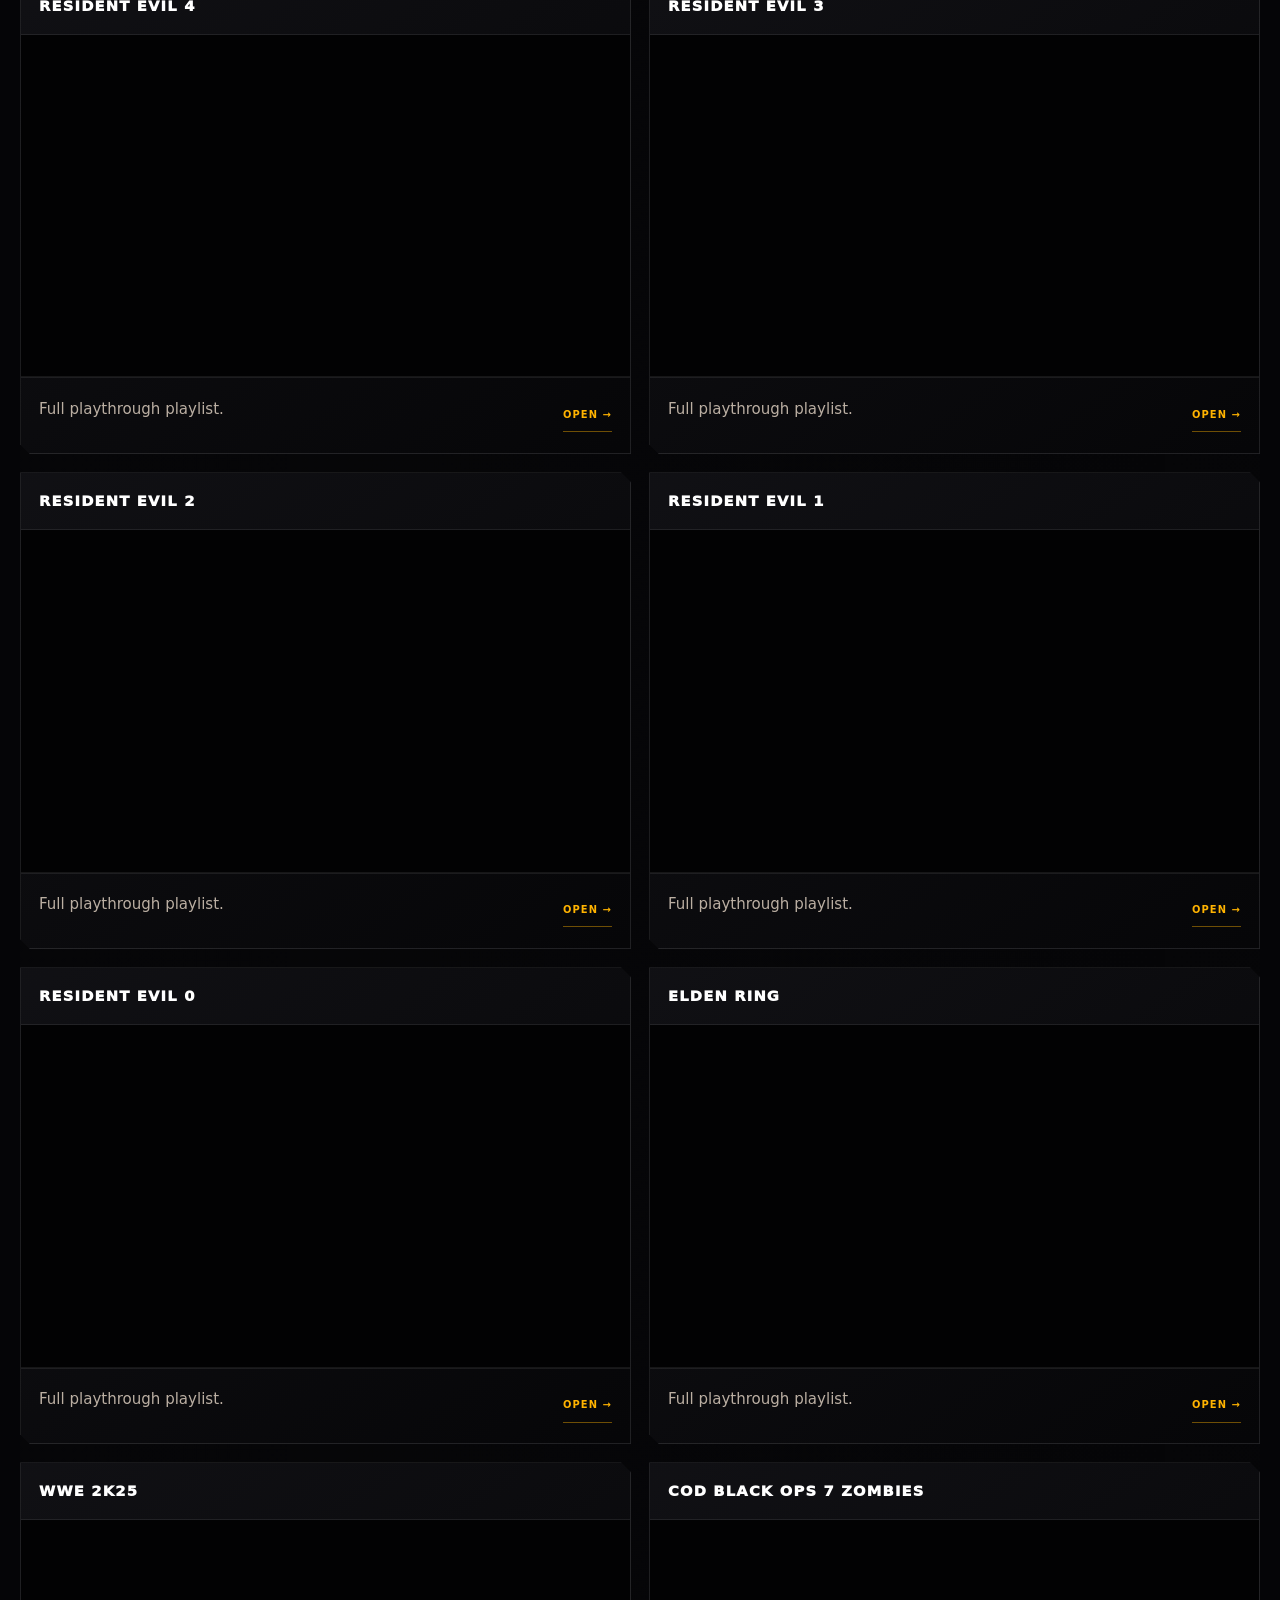
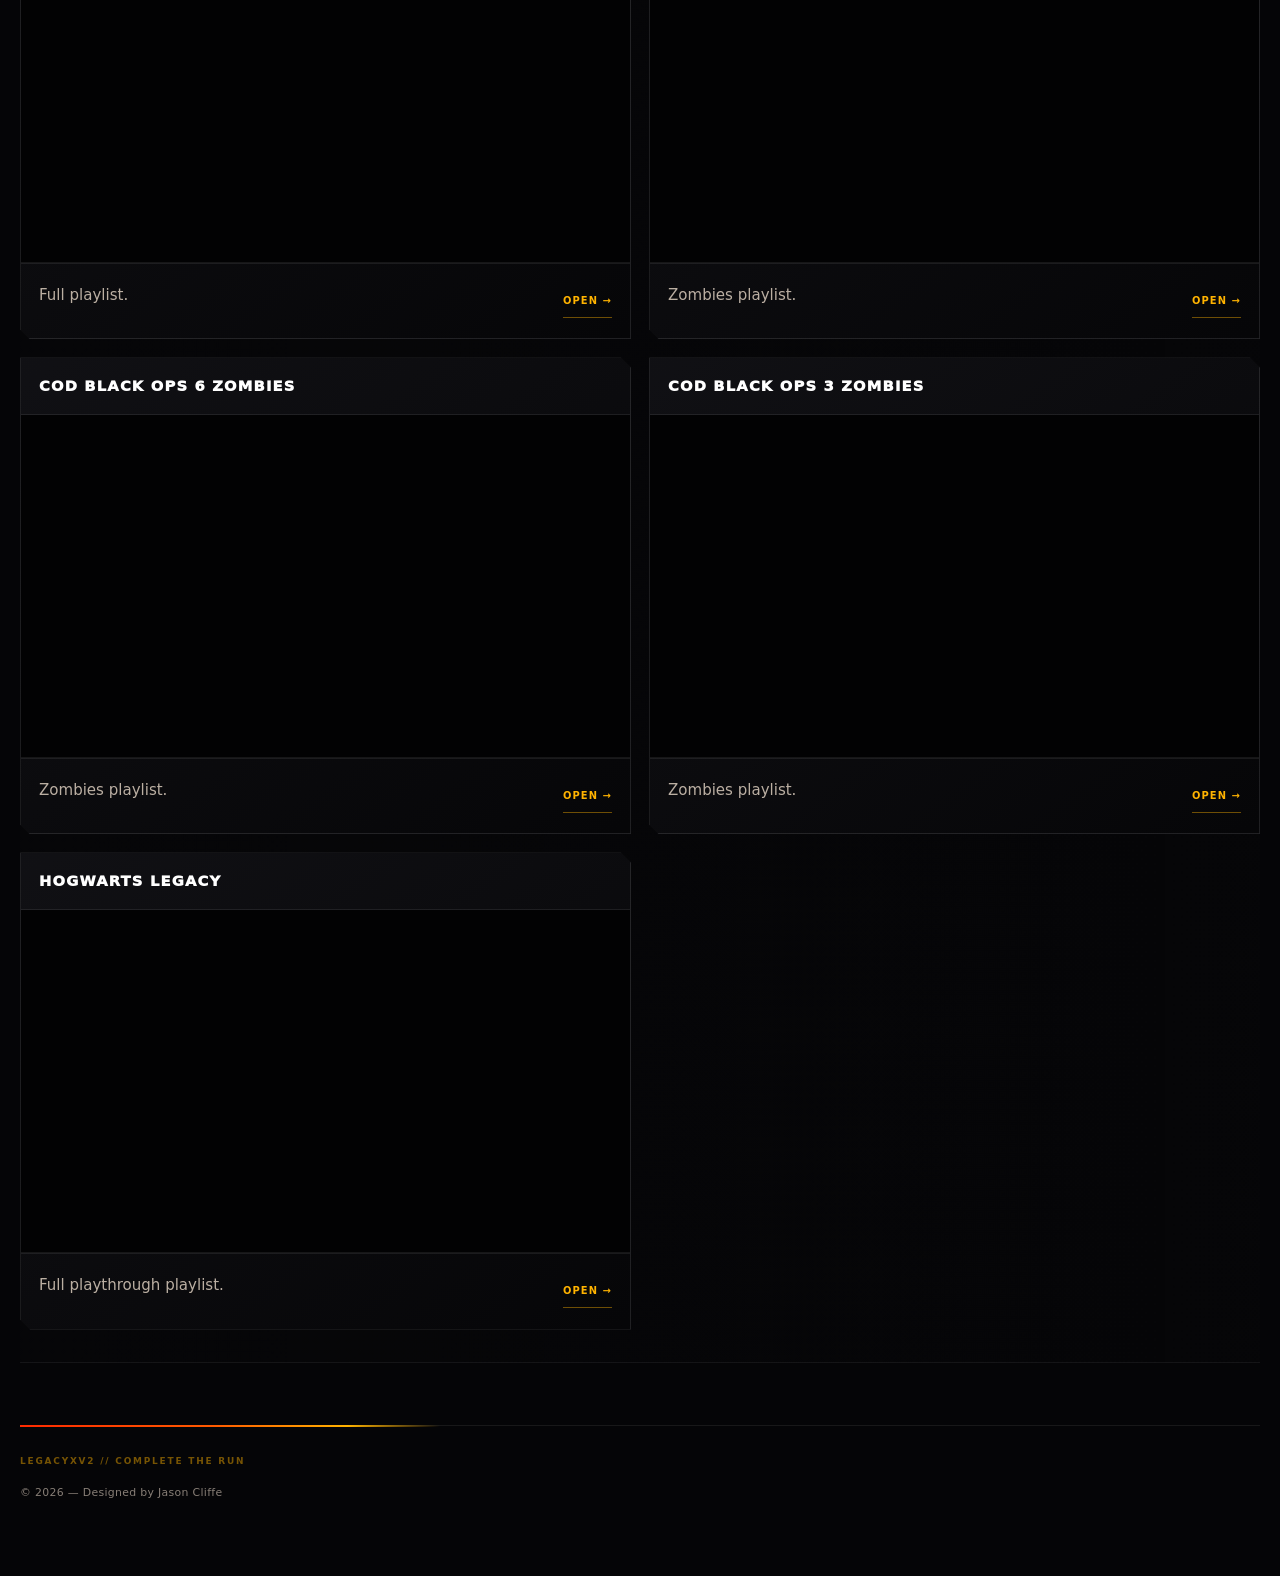
<file: videos.html>
<!doctype html>
<html lang="en">
<head>
  <meta charset="utf-8" />
  <meta name="viewport" content="width=device-width, initial-scale=1" />

  <title>LegacyXV2 — Videos & Playlists</title>
  <meta name="description" content="LegacyXV2 playlists hub: Resident Evil series, Elden Ring, WWE 2K25, and Call of Duty Zombies playthroughs — embedded and organized." />
  <meta name="robots" content="index,follow" />
  <link rel="canonical" href="https://legacyxv2.co.uk/videos.html" />

  <meta property="og:site_name" content="LegacyXV2" />
  <meta property="og:type" content="website" />
  <meta property="og:url" content="https://legacyxv2.co.uk/videos.html" />
  <meta property="og:title" content="LegacyXV2 — Videos & Playlists" />
  <meta property="og:description" content="Playlists hub: Resident Evil, Elden Ring, WWE 2K25, Call of Duty Zombies and more — embedded and organized." />
  <meta property="og:image" content="https://legacyxv2.co.uk/og-legacyxv2.jpg" />
  <meta property="og:image:secure_url" content="https://legacyxv2.co.uk/og-legacyxv2.jpg" />
  <meta property="og:image:alt" content="LegacyXV2 — Videos & Playlists" />
  <meta property="og:image:width" content="1200" />
  <meta property="og:image:height" content="630" />

  <meta name="twitter:card" content="summary_large_image" />
  <meta name="twitter:title" content="LegacyXV2 — Videos & Playlists" />
  <meta name="twitter:description" content="Playlists hub: Resident Evil, Elden Ring, WWE 2K25, Call of Duty Zombies and more — embedded and organized." />
  <meta name="twitter:image" content="https://legacyxv2.co.uk/og-legacyxv2.jpg" />

  <link rel="dns-prefetch" href="//www.youtube.com" />
  <link rel="dns-prefetch" href="//i.ytimg.com" />
  <link rel="preconnect" href="https://www.youtube.com" crossorigin />
  <link rel="preconnect" href="https://i.ytimg.com" crossorigin />

  <link rel="preload" as="image" href="/bg.jpg" fetchpriority="high" />
  <link rel="preload" as="image" href="/logo.png" fetchpriority="high" />
  <link rel="preload" as="image" href="/og-legacyxv2.jpg" />

  <link rel="stylesheet" href="/styles.css" />

  <!-- Schema (updated to new domain) -->
  <script type="application/ld+json">
  {
    "@context": "https://schema.org",
    "@graph": [
      {
        "@type": "WebSite",
        "@id": "https://legacyxv2.co.uk/#website",
        "url": "https://legacyxv2.co.uk/",
        "name": "LegacyXV2",
        "inLanguage": "en-GB",
        "publisher": { "@id": "https://legacyxv2.co.uk/#brand" }
      },
      {
        "@type": "WebPage",
        "@id": "https://legacyxv2.co.uk/videos.html#webpage",
        "url": "https://legacyxv2.co.uk/videos.html",
        "name": "LegacyXV2 — Videos & Playlists",
        "description": "Playlist hub for LegacyXV2: organized embedded YouTube playlists across games and series.",
        "isPartOf": { "@id": "https://legacyxv2.co.uk/#website" }
      }
    ]
  }
  </script>
</head>

<body class="videos">
  <main class="wrap">

    <nav class="topnav" aria-label="Primary">
      <div class="navlinks">
        <a class="navlink" href="/">Home</a>
        <a class="navlink active" href="/videos.html">Videos</a>
        <a class="navlink" href="/updates.html">Updates</a>
        <a class="navlink" href="/game.html">Games</a>
        <a class="navlink" href="/hardware.html">Hardware</a>
        <a class="navlink" href="/merch.html">Merch</a>
      </div>
    </nav>

    <header class="heroFrame">
      <div class="heroFrame__glow" aria-hidden="true"></div>

      <div class="heroFrame__inner">
        <div class="heroTop">
          <div class="heroTop__label">
            <span class="heroTop__dot" aria-hidden="true"></span>
            VIDEOS &amp; PLAYLISTS
            <span class="heroTop__dot" aria-hidden="true"></span>
          </div>
        </div>

        <div class="heroMain">
          <div class="heroLogo">
            <img src="/logo.png" alt="LegacyXV2 logo" class="heroLogo__img" loading="eager" fetchpriority="high" decoding="async" />
          </div>

          <div class="heroCopy">
            <h1 class="heroTitle">WATCH THE SERIES</h1>
            <p class="heroSub">
              Embedded playlists — pick a series and start watching. New uploads are posted on Updates.
            </p>

            <div class="heroChips" aria-hidden="true">
              <span class="chip">Resident Evil</span>
              <span class="chip">COD Zombies</span>
              <span class="chip">Playthroughs</span>
            </div>
          </div>
        </div>
      </div>
    </header>

    <section class="panel">
      <div class="panelHead panelHead--split">
        <h2 class="panelTitle">Playlists</h2>
        <a class="miniLink" href="https://youtube.com/@legacyxv2" target="_blank" rel="noopener">Channel →</a>
      </div>

      <div class="panelBody">
        <div class="playlistGrid">

          <!-- Resident Evil 8 -->
          <article class="playlistCard" id="pl-re8">
            <div class="playlistHead"><h3 class="playlistTitle">Resident Evil 8</h3></div>
            <div class="playlistFrame">
              <iframe
                src="https://www.youtube.com/embed/videoseries?list=PLee0iYLRqgZgyaX3grawo9BCaWGZ0gXP2"
                title="Resident Evil 8 playlist"
                loading="lazy"
                referrerpolicy="strict-origin-when-cross-origin"
                allow="accelerometer; autoplay; clipboard-write; encrypted-media; gyroscope; picture-in-picture; web-share"
                allowfullscreen></iframe>
            </div>
            <div class="playlistFoot">
              <p class="playlistNote">Full playthrough playlist.</p>
              <a class="miniLink" href="https://youtube.com/playlist?list=PLee0iYLRqgZgyaX3grawo9BCaWGZ0gXP2" target="_blank" rel="noopener">Open →</a>
            </div>
          </article>

          <!-- Resident Evil 7 -->
          <article class="playlistCard" id="pl-re7">
            <div class="playlistHead"><h3 class="playlistTitle">Resident Evil 7</h3></div>
            <div class="playlistFrame">
              <iframe
                src="https://www.youtube.com/embed/videoseries?list=PLee0iYLRqgZjNOyCcLL0PLlNGk9TlZ4uE"
                title="Resident Evil 7 playlist"
                loading="lazy"
                referrerpolicy="strict-origin-when-cross-origin"
                allow="accelerometer; autoplay; clipboard-write; encrypted-media; gyroscope; picture-in-picture; web-share"
                allowfullscreen></iframe>
            </div>
            <div class="playlistFoot">
              <p class="playlistNote">Full playthrough playlist.</p>
              <a class="miniLink" href="https://youtube.com/playlist?list=PLee0iYLRqgZjNOyCcLL0PLlNGk9TlZ4uE" target="_blank" rel="noopener">Open →</a>
            </div>
          </article>

          <!-- Resident Evil 6 -->
          <article class="playlistCard" id="pl-re6">
            <div class="playlistHead"><h3 class="playlistTitle">Resident Evil 6</h3></div>
            <div class="playlistFrame">
              <iframe
                src="https://www.youtube.com/embed/videoseries?list=PLee0iYLRqgZihmmIAILkTwtcUGDW4L6qk"
                title="Resident Evil 6 playlist"
                loading="lazy"
                referrerpolicy="strict-origin-when-cross-origin"
                allow="accelerometer; autoplay; clipboard-write; encrypted-media; gyroscope; picture-in-picture; web-share"
                allowfullscreen></iframe>
            </div>
            <div class="playlistFoot">
              <p class="playlistNote">Full playthrough playlist.</p>
              <a class="miniLink" href="https://youtube.com/playlist?list=PLee0iYLRqgZihmmIAILkTwtcUGDW4L6qk" target="_blank" rel="noopener">Open →</a>
            </div>
          </article>

          <!-- Resident Evil 5 -->
          <article class="playlistCard" id="pl-re5">
            <div class="playlistHead"><h3 class="playlistTitle">Resident Evil 5</h3></div>
            <div class="playlistFrame">
              <iframe
                src="https://www.youtube.com/embed/videoseries?list=PLee0iYLRqgZhZFBRbQsx8ln4bog402JxF"
                title="Resident Evil 5 playlist"
                loading="lazy"
                referrerpolicy="strict-origin-when-cross-origin"
                allow="accelerometer; autoplay; clipboard-write; encrypted-media; gyroscope; picture-in-picture; web-share"
                allowfullscreen></iframe>
            </div>
            <div class="playlistFoot">
              <p class="playlistNote">Full playthrough playlist.</p>
              <a class="miniLink" href="https://youtube.com/playlist?list=PLee0iYLRqgZhZFBRbQsx8ln4bog402JxF" target="_blank" rel="noopener">Open →</a>
            </div>
          </article>

          <!-- Resident Evil 4 -->
          <article class="playlistCard" id="pl-re4">
            <div class="playlistHead"><h3 class="playlistTitle">Resident Evil 4</h3></div>
            <div class="playlistFrame">
              <iframe
                src="https://www.youtube.com/embed/videoseries?list=PLee0iYLRqgZi_g4_5aZ9SpXbjAdFHrZXo"
                title="Resident Evil 4 playlist"
                loading="lazy"
                referrerpolicy="strict-origin-when-cross-origin"
                allow="accelerometer; autoplay; clipboard-write; encrypted-media; gyroscope; picture-in-picture; web-share"
                allowfullscreen></iframe>
            </div>
            <div class="playlistFoot">
              <p class="playlistNote">Full playthrough playlist.</p>
              <a class="miniLink" href="https://youtube.com/playlist?list=PLee0iYLRqgZi_g4_5aZ9SpXbjAdFHrZXo" target="_blank" rel="noopener">Open →</a>
            </div>
          </article>

          <!-- Resident Evil 3 -->
          <article class="playlistCard" id="pl-re3">
            <div class="playlistHead"><h3 class="playlistTitle">Resident Evil 3</h3></div>
            <div class="playlistFrame">
              <iframe
                src="https://www.youtube.com/embed/videoseries?list=PLee0iYLRqgZj1ZP8k0KbGHBe16vIKDkep"
                title="Resident Evil 3 playlist"
                loading="lazy"
                referrerpolicy="strict-origin-when-cross-origin"
                allow="accelerometer; autoplay; clipboard-write; encrypted-media; gyroscope; picture-in-picture; web-share"
                allowfullscreen></iframe>
            </div>
            <div class="playlistFoot">
              <p class="playlistNote">Full playthrough playlist.</p>
              <a class="miniLink" href="https://youtube.com/playlist?list=PLee0iYLRqgZj1ZP8k0KbGHBe16vIKDkep" target="_blank" rel="noopener">Open →</a>
            </div>
          </article>

          <!-- Resident Evil 2 -->
          <article class="playlistCard" id="pl-re2">
            <div class="playlistHead"><h3 class="playlistTitle">Resident Evil 2</h3></div>
            <div class="playlistFrame">
              <iframe
                src="https://www.youtube.com/embed/videoseries?list=PLee0iYLRqgZjMvQrUbqkwOuaRj2NhntOH"
                title="Resident Evil 2 playlist"
                loading="lazy"
                referrerpolicy="strict-origin-when-cross-origin"
                allow="accelerometer; autoplay; clipboard-write; encrypted-media; gyroscope; picture-in-picture; web-share"
                allowfullscreen></iframe>
            </div>
            <div class="playlistFoot">
              <p class="playlistNote">Full playthrough playlist.</p>
              <a class="miniLink" href="https://youtube.com/playlist?list=PLee0iYLRqgZjMvQrUbqkwOuaRj2NhntOH" target="_blank" rel="noopener">Open →</a>
            </div>
          </article>

          <!-- Resident Evil 1 -->
          <article class="playlistCard" id="pl-re1">
            <div class="playlistHead"><h3 class="playlistTitle">Resident Evil 1</h3></div>
            <div class="playlistFrame">
              <iframe
                src="https://www.youtube.com/embed/videoseries?list=PLee0iYLRqgZjpVtXZIaKhPHADD_o-b0vQ"
                title="Resident Evil 1 playlist"
                loading="lazy"
                referrerpolicy="strict-origin-when-cross-origin"
                allow="accelerometer; autoplay; clipboard-write; encrypted-media; gyroscope; picture-in-picture; web-share"
                allowfullscreen></iframe>
            </div>
            <div class="playlistFoot">
              <p class="playlistNote">Full playthrough playlist.</p>
              <a class="miniLink" href="https://youtube.com/playlist?list=PLee0iYLRqgZjpVtXZIaKhPHADD_o-b0vQ" target="_blank" rel="noopener">Open →</a>
            </div>
          </article>

          <!-- Resident Evil 0 -->
          <article class="playlistCard" id="pl-re0">
            <div class="playlistHead"><h3 class="playlistTitle">Resident Evil 0</h3></div>
            <div class="playlistFrame">
              <iframe
                src="https://www.youtube.com/embed/videoseries?list=PLee0iYLRqgZg9sb8IAMvQP_wDciAfsGII"
                title="Resident Evil 0 playlist"
                loading="lazy"
                referrerpolicy="strict-origin-when-cross-origin"
                allow="accelerometer; autoplay; clipboard-write; encrypted-media; gyroscope; picture-in-picture; web-share"
                allowfullscreen></iframe>
            </div>
            <div class="playlistFoot">
              <p class="playlistNote">Full playthrough playlist.</p>
              <a class="miniLink" href="https://youtube.com/playlist?list=PLee0iYLRqgZg9sb8IAMvQP_wDciAfsGII" target="_blank" rel="noopener">Open →</a>
            </div>
          </article>

          <!-- Elden Ring -->
          <article class="playlistCard" id="pl-elden">
            <div class="playlistHead"><h3 class="playlistTitle">Elden Ring</h3></div>
            <div class="playlistFrame">
              <iframe
                src="https://www.youtube.com/embed/videoseries?list=PLee0iYLRqgZgDQ7JzfjZyTk1DvSV28cUV"
                title="Elden Ring playlist"
                loading="lazy"
                referrerpolicy="strict-origin-when-cross-origin"
                allow="accelerometer; autoplay; clipboard-write; encrypted-media; gyroscope; picture-in-picture; web-share"
                allowfullscreen></iframe>
            </div>
            <div class="playlistFoot">
              <p class="playlistNote">Full playthrough playlist.</p>
              <a class="miniLink" href="https://youtube.com/playlist?list=PLee0iYLRqgZgDQ7JzfjZyTk1DvSV28cUV" target="_blank" rel="noopener">Open →</a>
            </div>
          </article>

          <!-- WWE 2K25 -->
          <article class="playlistCard" id="pl-wwe2k25">
            <div class="playlistHead"><h3 class="playlistTitle">WWE 2K25</h3></div>
            <div class="playlistFrame">
              <iframe
                src="https://www.youtube.com/embed/videoseries?list=PLee0iYLRqgZguNsOECKQKuauf_SE-1ZhC"
                title="WWE 2K25 playlist"
                loading="lazy"
                referrerpolicy="strict-origin-when-cross-origin"
                allow="accelerometer; autoplay; clipboard-write; encrypted-media; gyroscope; picture-in-picture; web-share"
                allowfullscreen></iframe>
            </div>
            <div class="playlistFoot">
              <p class="playlistNote">Full playlist.</p>
              <a class="miniLink" href="https://youtube.com/playlist?list=PLee0iYLRqgZguNsOECKQKuauf_SE-1ZhC" target="_blank" rel="noopener">Open →</a>
            </div>
          </article>

          <!-- COD BO7 Zombies -->
          <article class="playlistCard" id="pl-bo7z">
            <div class="playlistHead"><h3 class="playlistTitle">COD Black Ops 7 Zombies</h3></div>
            <div class="playlistFrame">
              <iframe
                src="https://www.youtube.com/embed/videoseries?list=PLee0iYLRqgZiREmU3lTzpOc2T3NwJjqEm"
                title="COD Black Ops 7 Zombies playlist"
                loading="lazy"
                referrerpolicy="strict-origin-when-cross-origin"
                allow="accelerometer; autoplay; clipboard-write; encrypted-media; gyroscope; picture-in-picture; web-share"
                allowfullscreen></iframe>
            </div>
            <div class="playlistFoot">
              <p class="playlistNote">Zombies playlist.</p>
              <a class="miniLink" href="https://youtube.com/playlist?list=PLee0iYLRqgZiREmU3lTzpOc2T3NwJjqEm" target="_blank" rel="noopener">Open →</a>
            </div>
          </article>

          <!-- COD BO6 Zombies -->
          <article class="playlistCard" id="pl-bo6z">
            <div class="playlistHead"><h3 class="playlistTitle">COD Black Ops 6 Zombies</h3></div>
            <div class="playlistFrame">
              <iframe
                src="https://www.youtube.com/embed/videoseries?list=PLee0iYLRqgZj7jrcQPv7FxKwToJRx_TL4"
                title="COD Black Ops 6 Zombies playlist"
                loading="lazy"
                referrerpolicy="strict-origin-when-cross-origin"
                allow="accelerometer; autoplay; clipboard-write; encrypted-media; gyroscope; picture-in-picture; web-share"
                allowfullscreen></iframe>
            </div>
            <div class="playlistFoot">
              <p class="playlistNote">Zombies playlist.</p>
              <a class="miniLink" href="https://youtube.com/playlist?list=PLee0iYLRqgZj7jrcQPv7FxKwToJRx_TL4" target="_blank" rel="noopener">Open →</a>
            </div>
          </article>

          <!-- COD BO3 Zombies -->
          <article class="playlistCard" id="pl-bo3z">
            <div class="playlistHead"><h3 class="playlistTitle">COD Black Ops 3 Zombies</h3></div>
            <div class="playlistFrame">
              <iframe
                src="https://www.youtube.com/embed/videoseries?list=PLee0iYLRqgZi12AVSbICqenqiApUBidQD"
                title="COD Black Ops 3 Zombies playlist"
                loading="lazy"
                referrerpolicy="strict-origin-when-cross-origin"
                allow="accelerometer; autoplay; clipboard-write; encrypted-media; gyroscope; picture-in-picture; web-share"
                allowfullscreen></iframe>
            </div>
            <div class="playlistFoot">
              <p class="playlistNote">Zombies playlist.</p>
              <a class="miniLink" href="https://youtube.com/playlist?list=PLee0iYLRqgZi12AVSbICqenqiApUBidQD" target="_blank" rel="noopener">Open →</a>
            </div>
          </article>

          <!-- Hogwarts Legacy -->
          <article class="playlistCard" id="pl-hogwarts">
            <div class="playlistHead"><h3 class="playlistTitle">Hogwarts Legacy</h3></div>
            <div class="playlistFrame">
              <iframe
                src="https://www.youtube.com/embed/videoseries?list=PLee0iYLRqgZhACOC0---tMnFecJv39lPR"
                title="Hogwarts Legacy playlist"
                loading="lazy"
                referrerpolicy="strict-origin-when-cross-origin"
                allow="accelerometer; autoplay; clipboard-write; encrypted-media; gyroscope; picture-in-picture; web-share"
                allowfullscreen></iframe>
            </div>
            <div class="playlistFoot">
              <p class="playlistNote">Full playthrough playlist.</p>
              <a class="miniLink" href="https://youtube.com/playlist?list=PLee0iYLRqgZhACOC0---tMnFecJv39lPR" target="_blank" rel="noopener">Open →</a>
            </div>
          </article>

        </div>
      </div>
    </section>

    <footer class="footer">
      <p>© <span id="year"></span> — Designed by Jason Cliffe</p>
    </footer>

  </main>

  <script>
    document.getElementById("year").textContent = new Date().getFullYear();
  </script>
</body>
</html>
</file>
<file: styles.css>
@import url('/styles-v3.css?v=20260814-1');
@import url('/styles-v3-hero-fix.css?v=20260814-1');

/* Keep the signature XV2 watermark above the hero background and below content. */
.heroFrame::before,.heroFrame__glow{z-index:0}
.heroFrame__inner{z-index:1}
</file>
